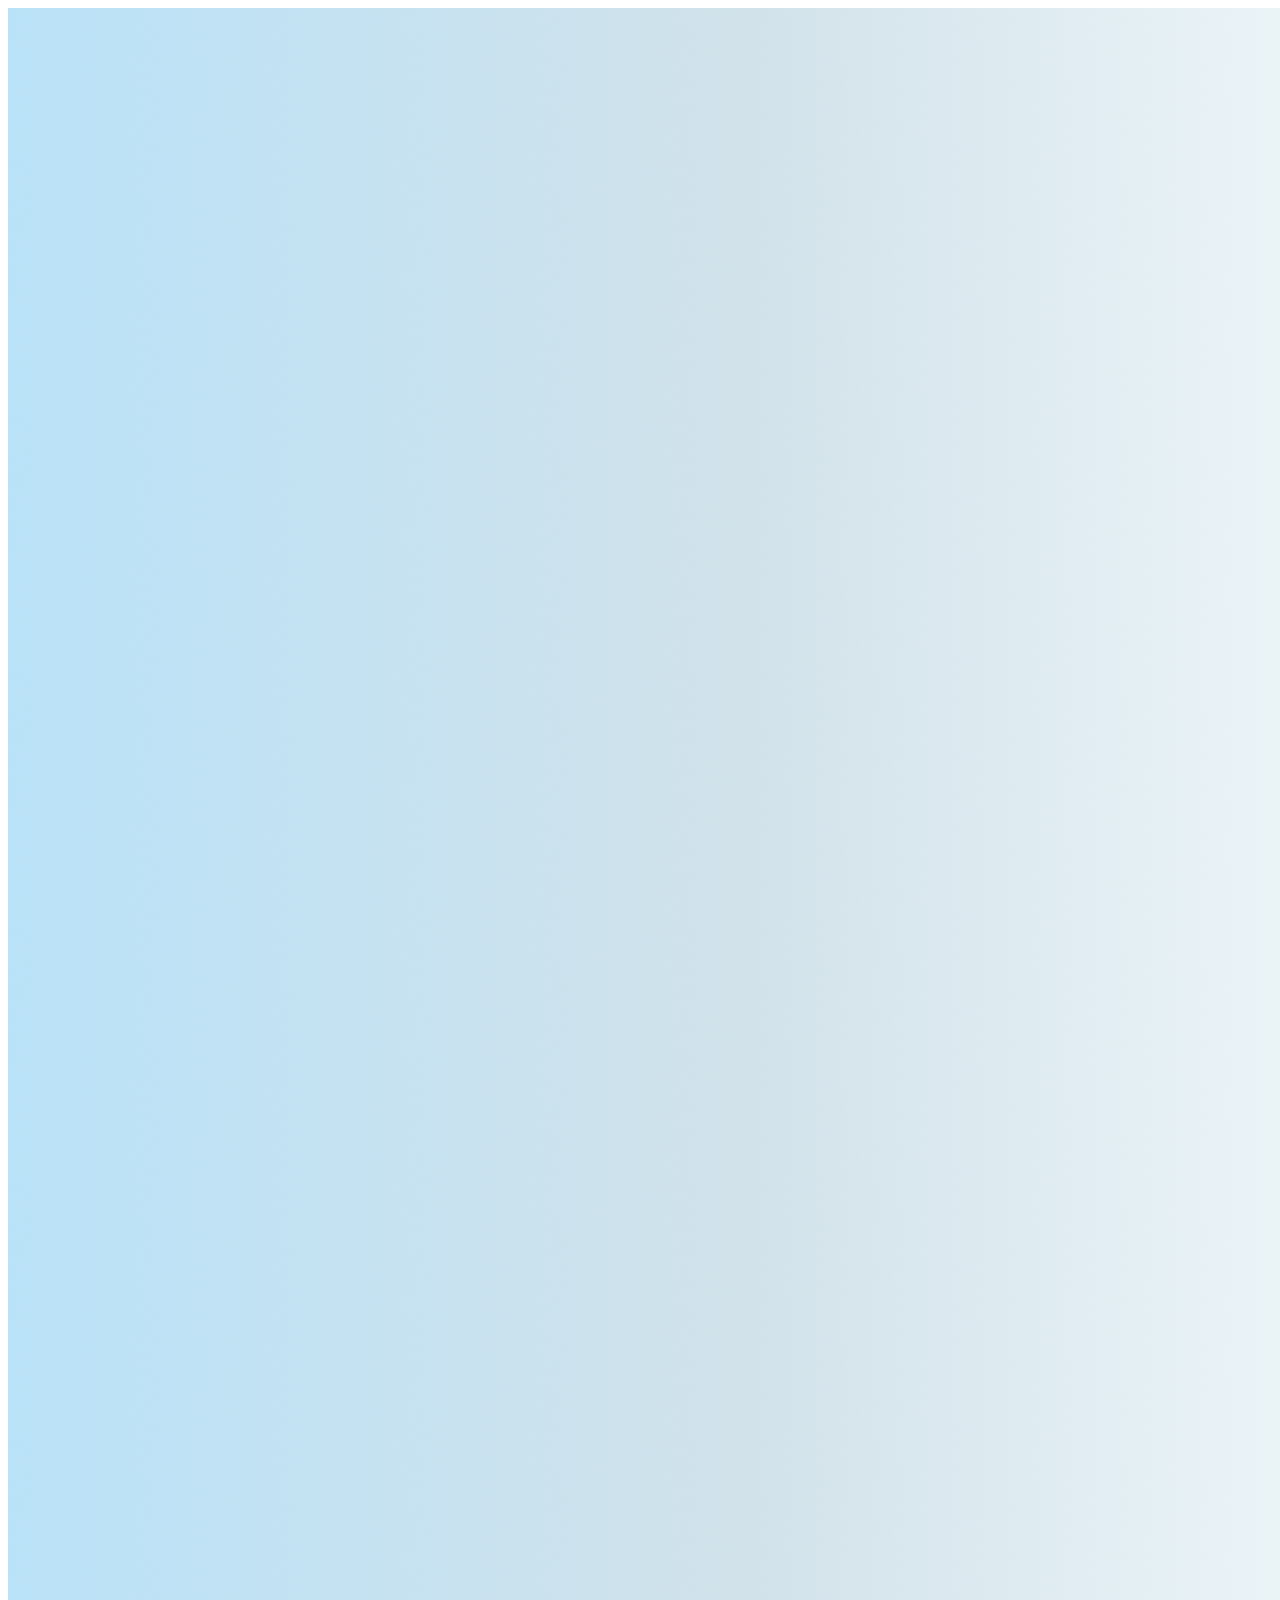
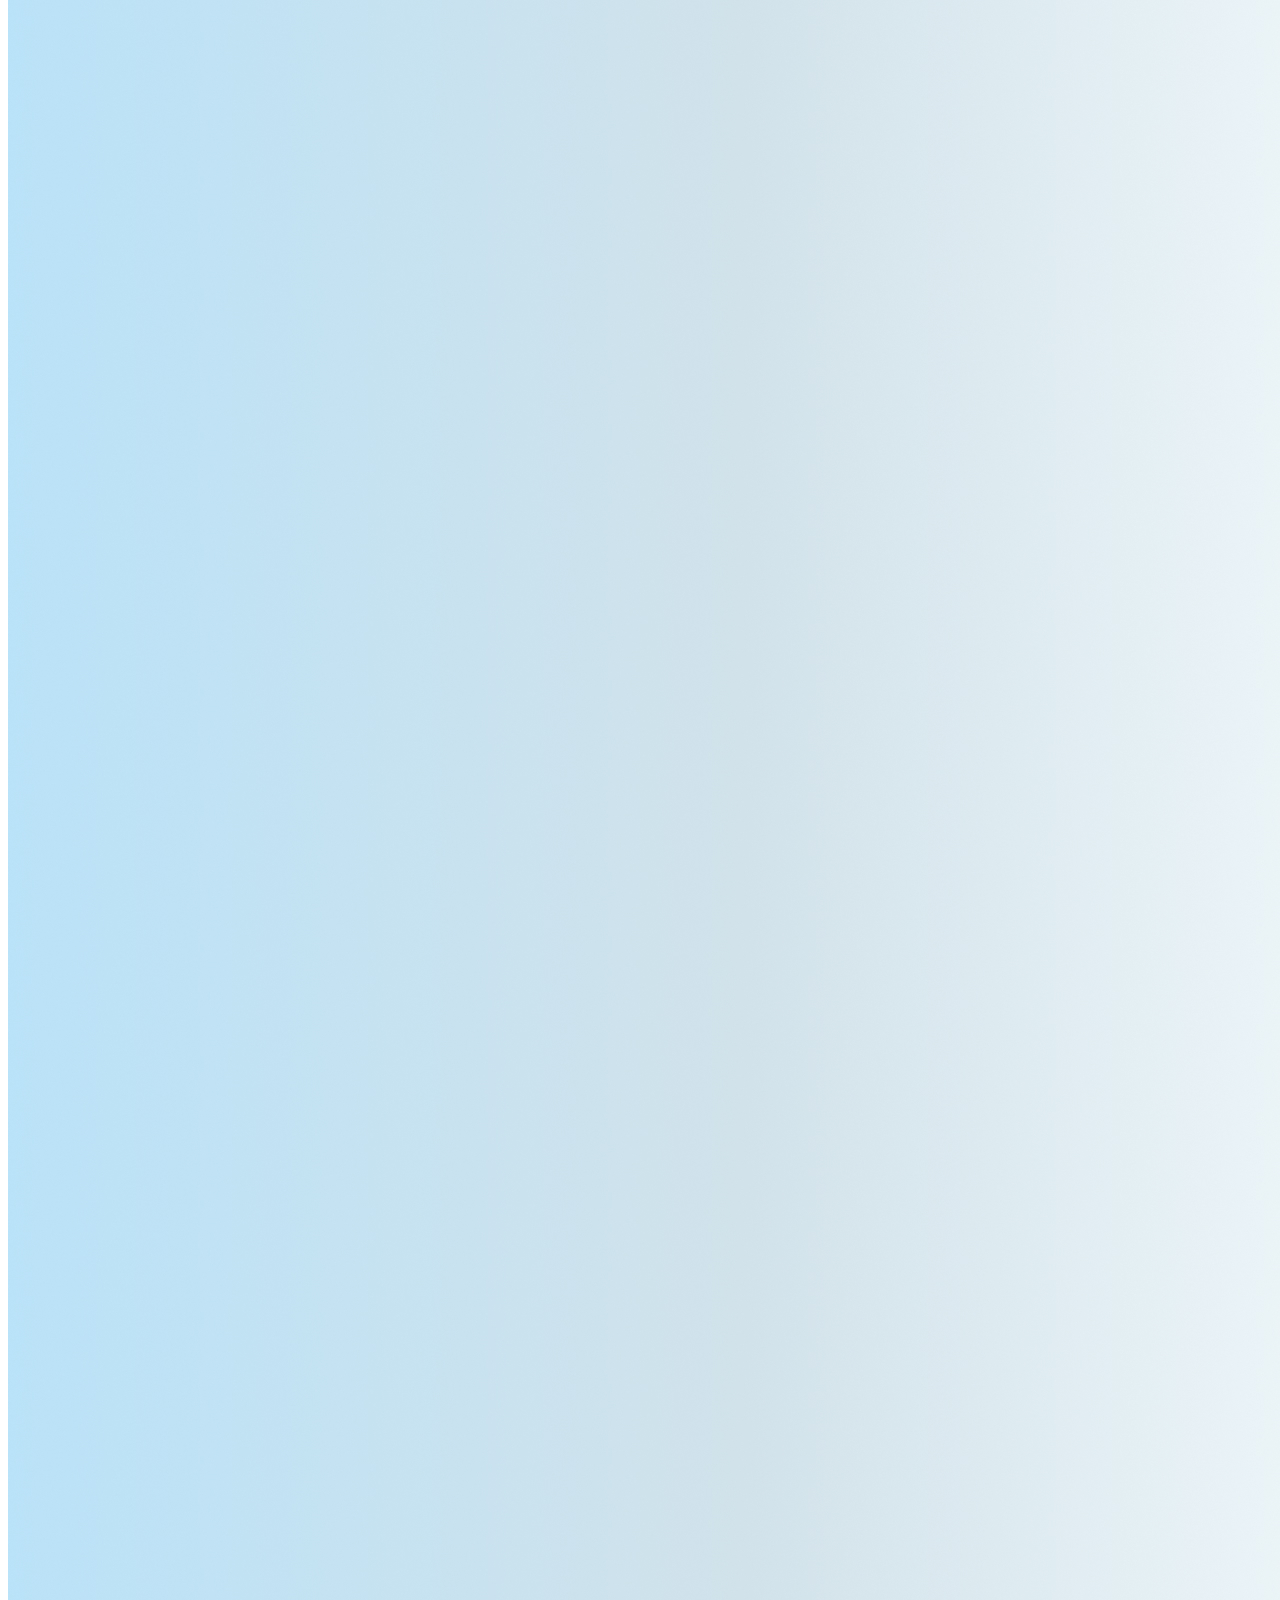
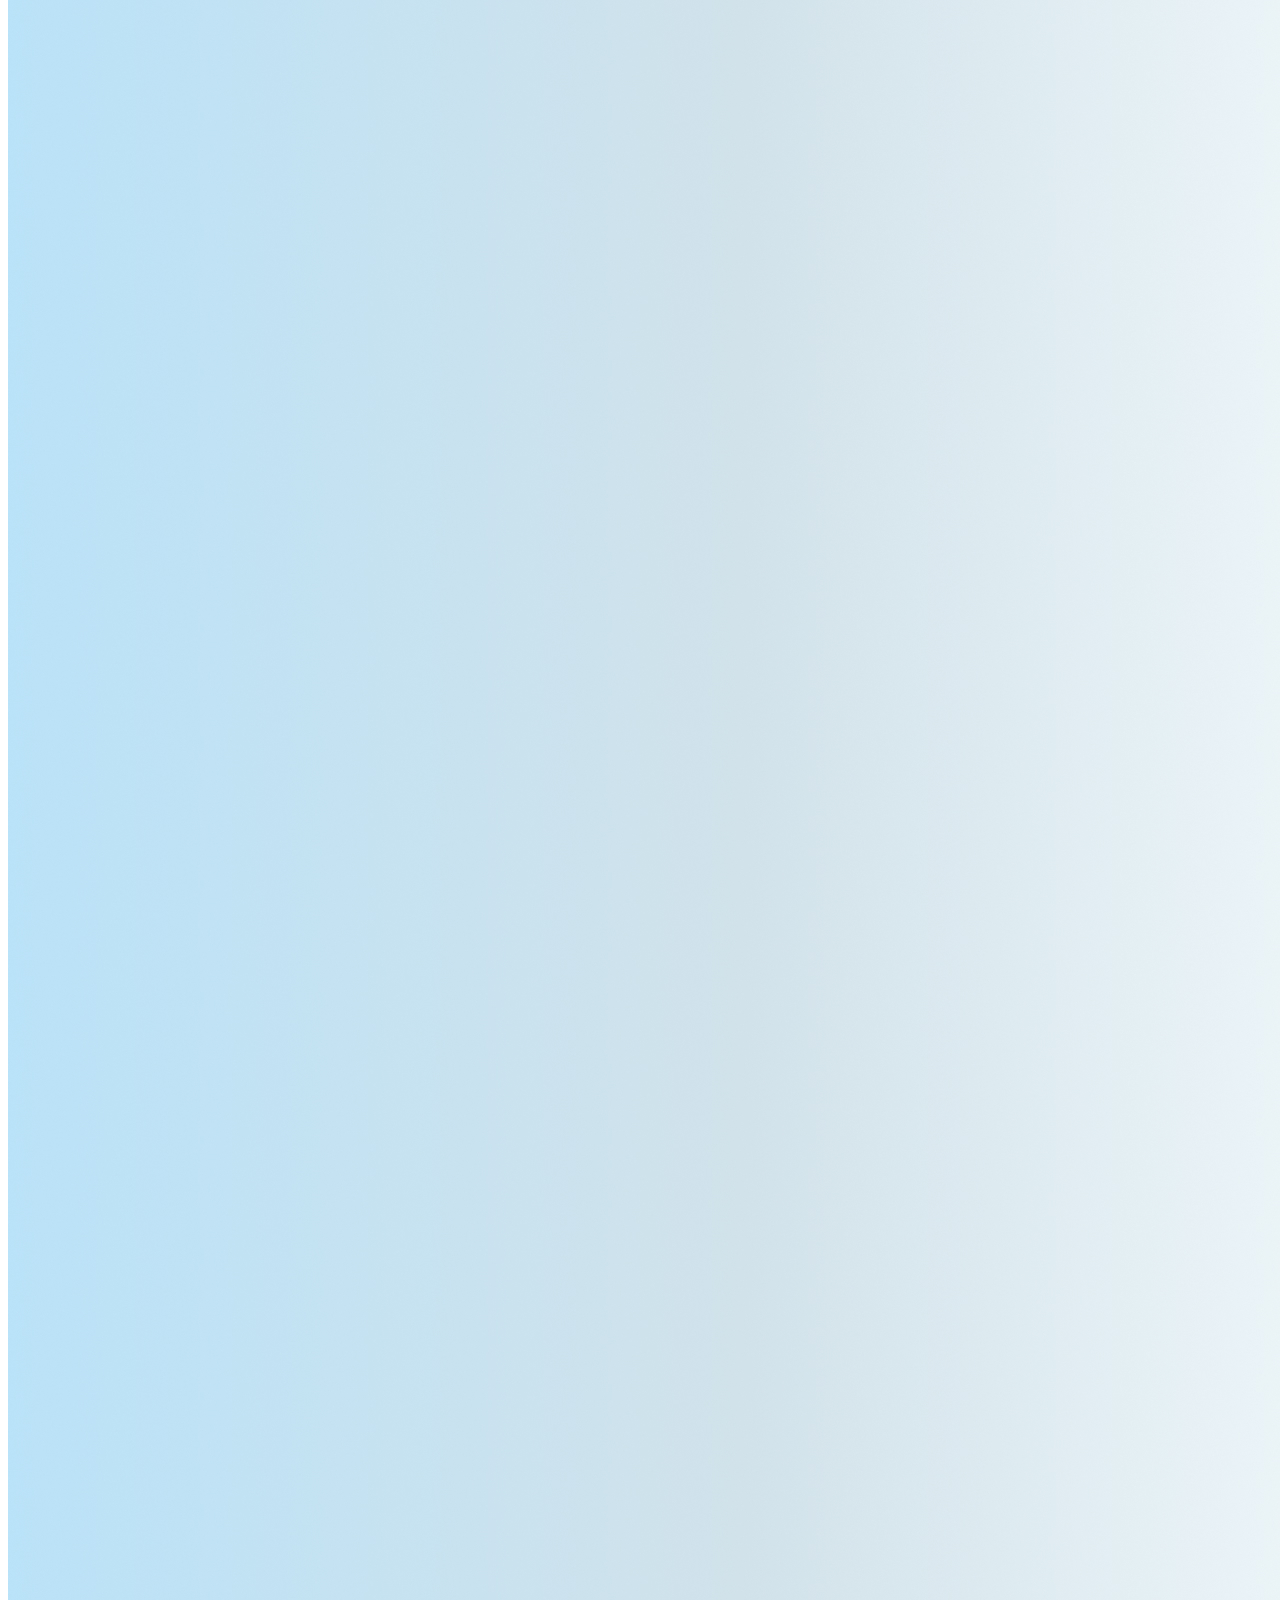
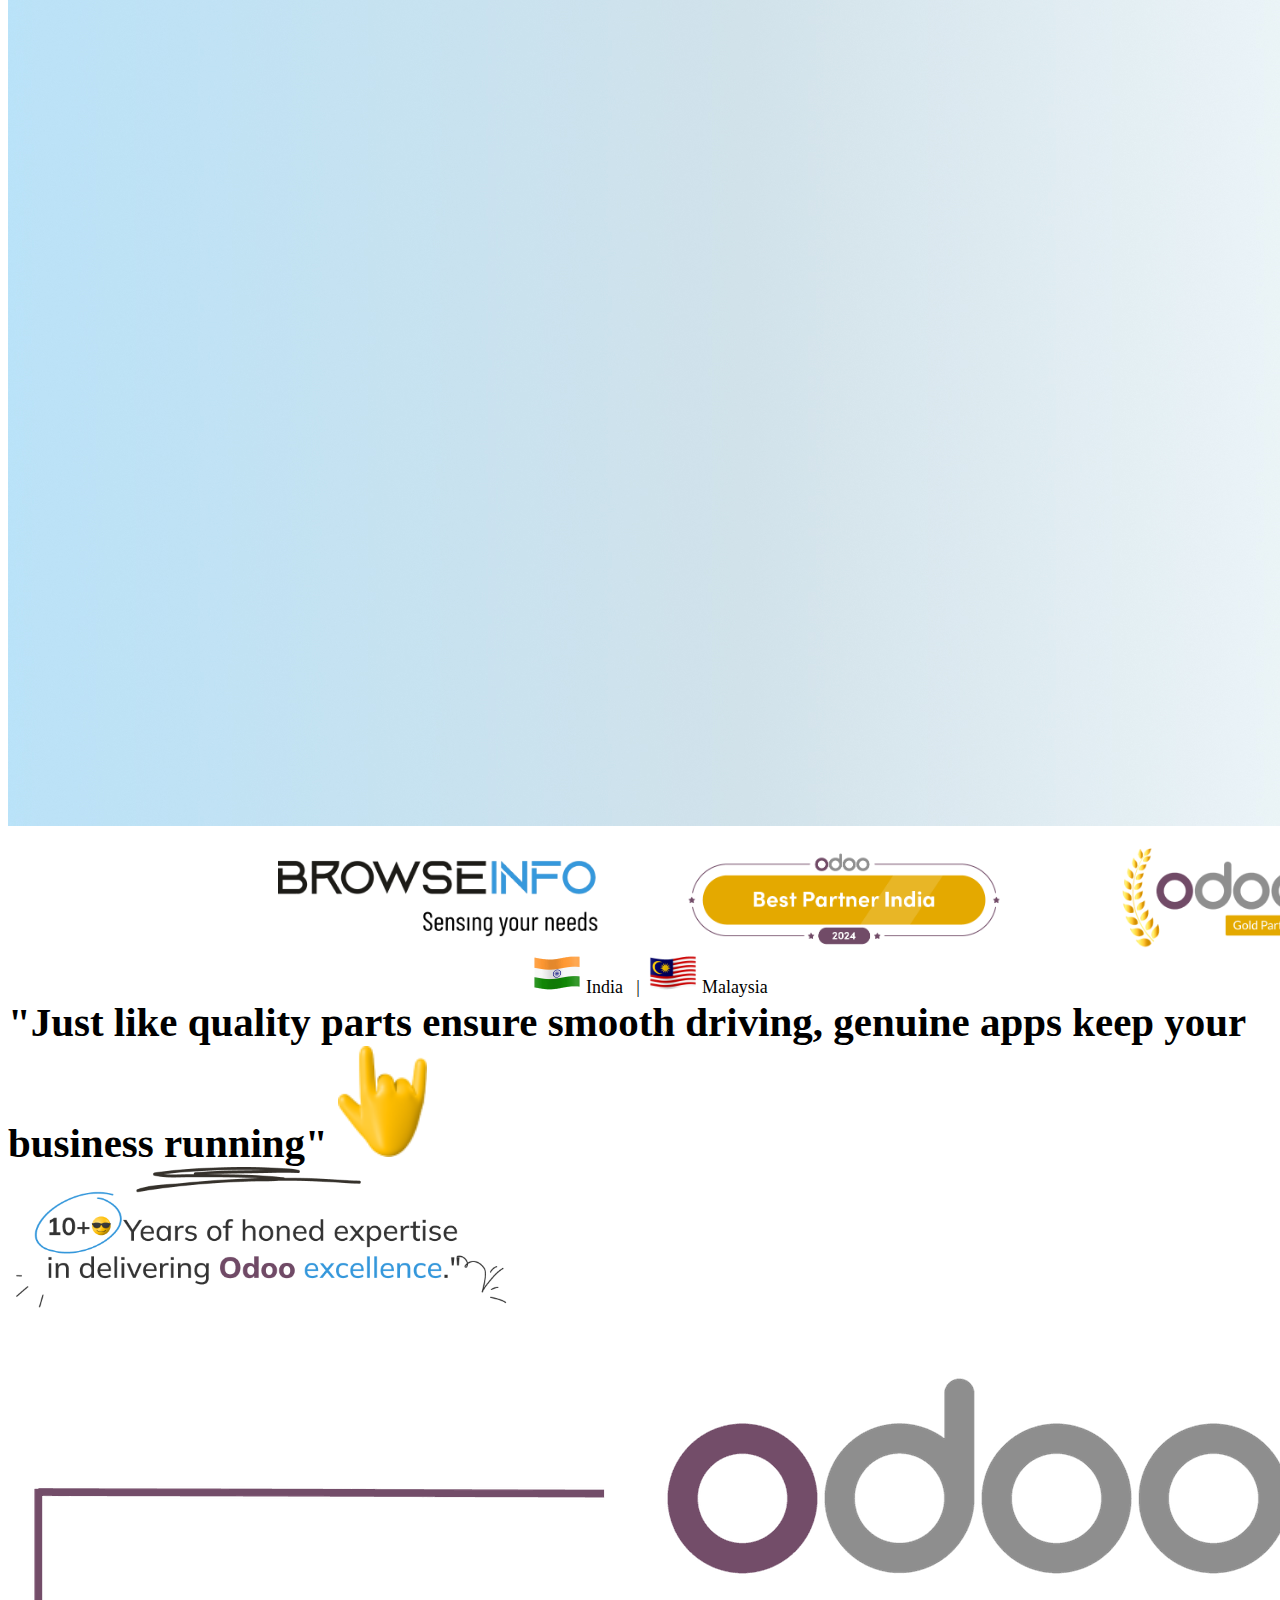
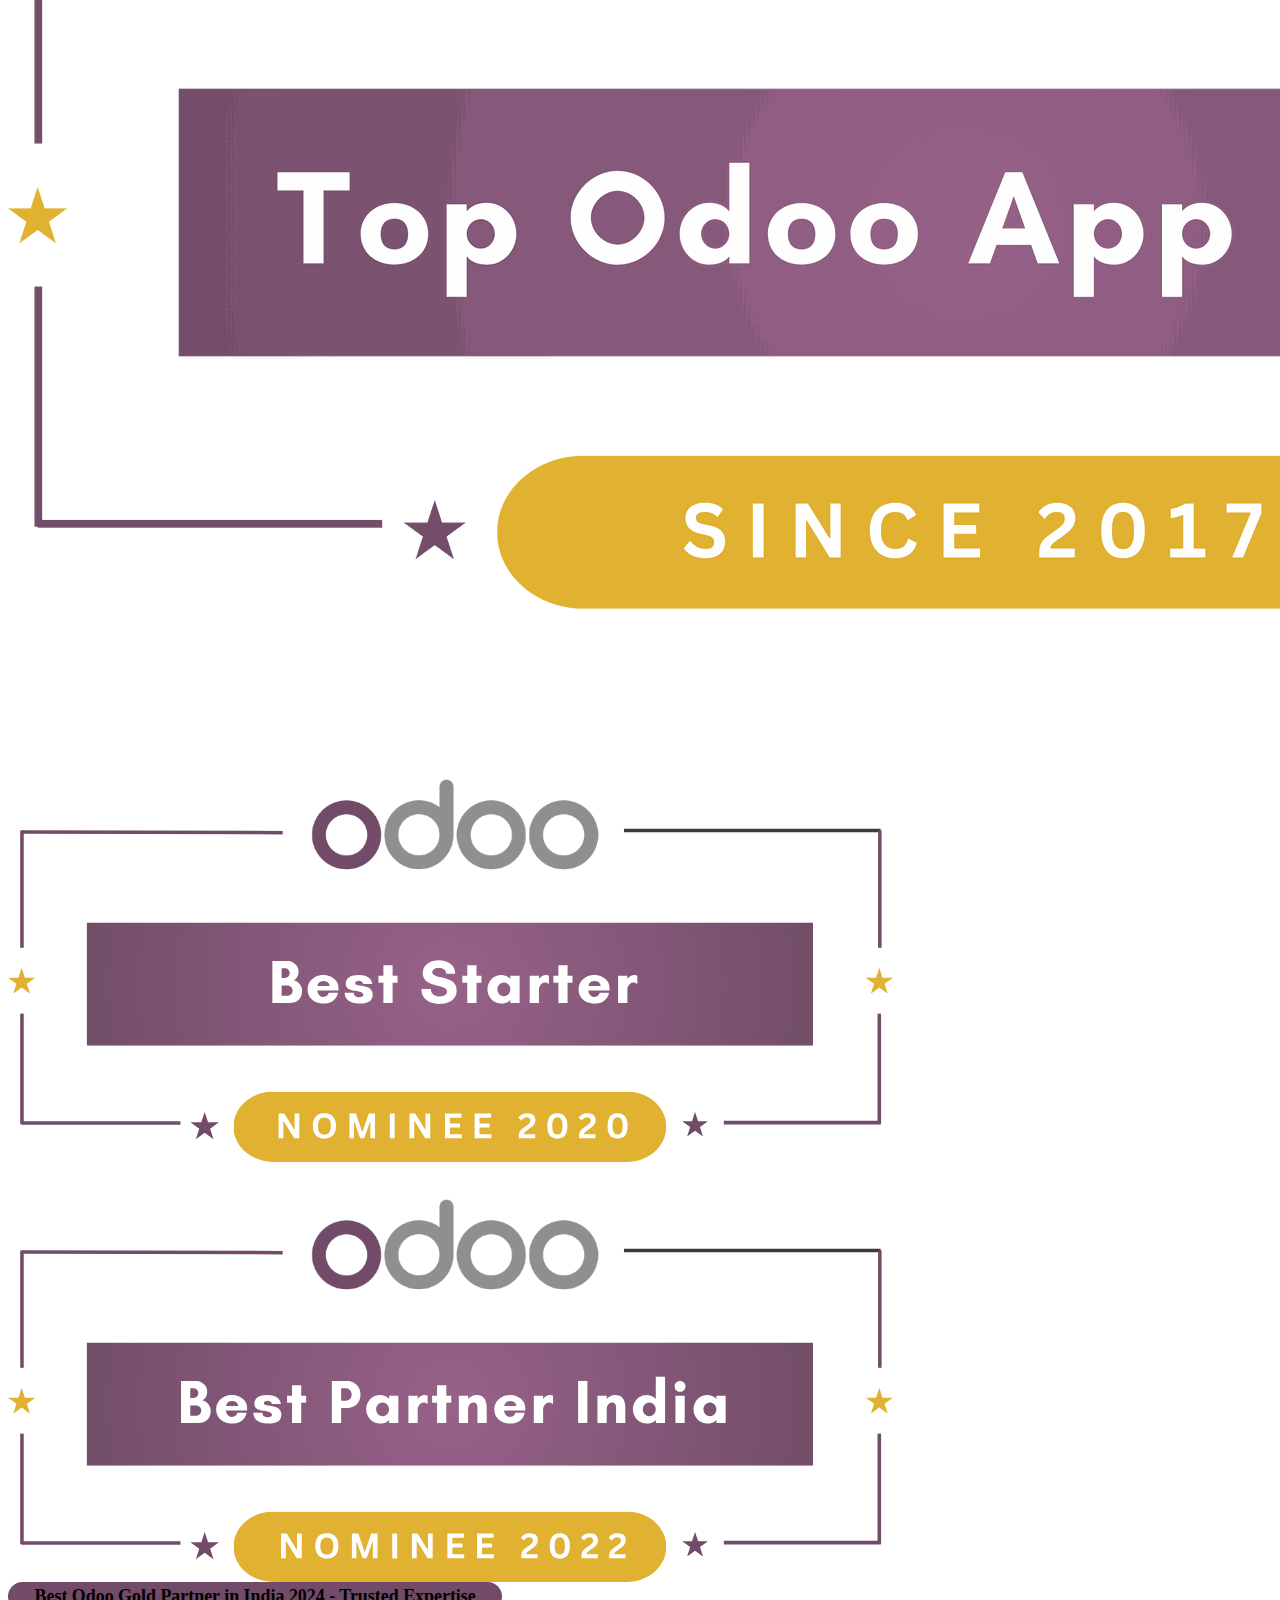
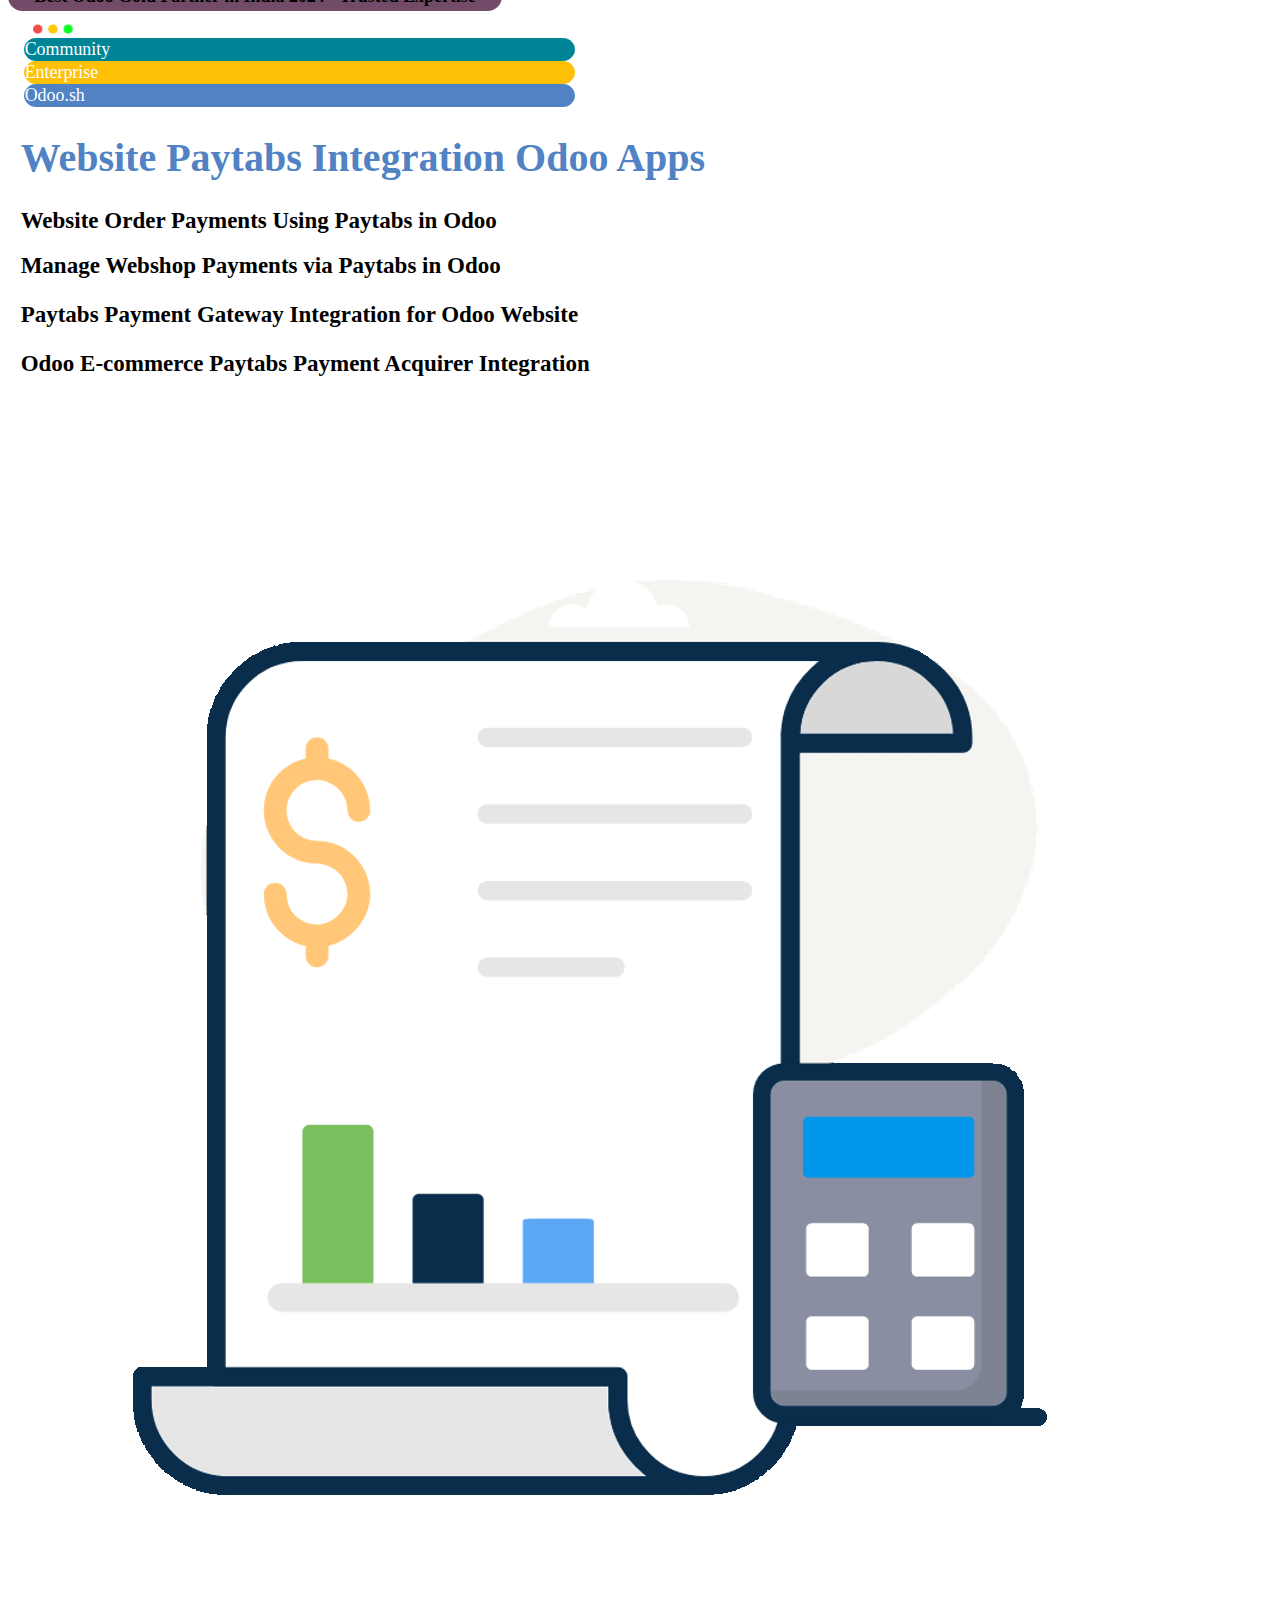
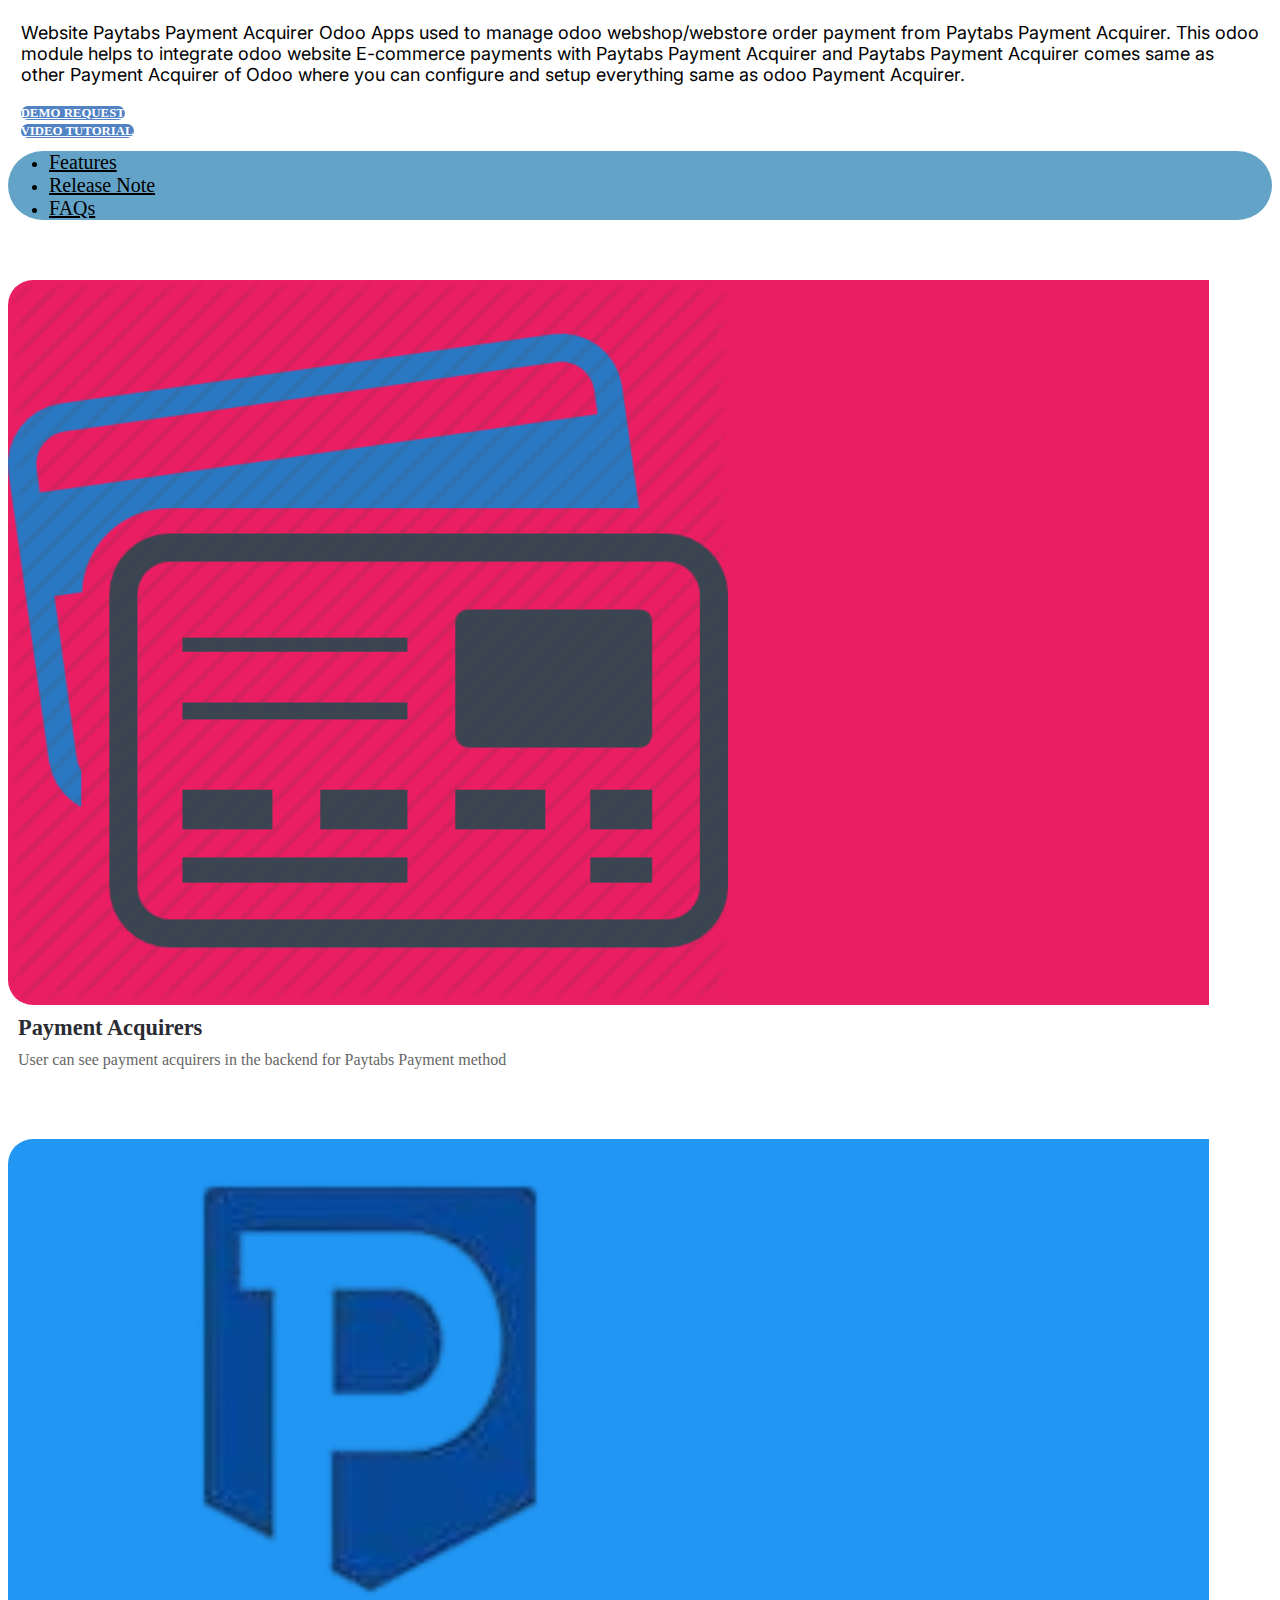
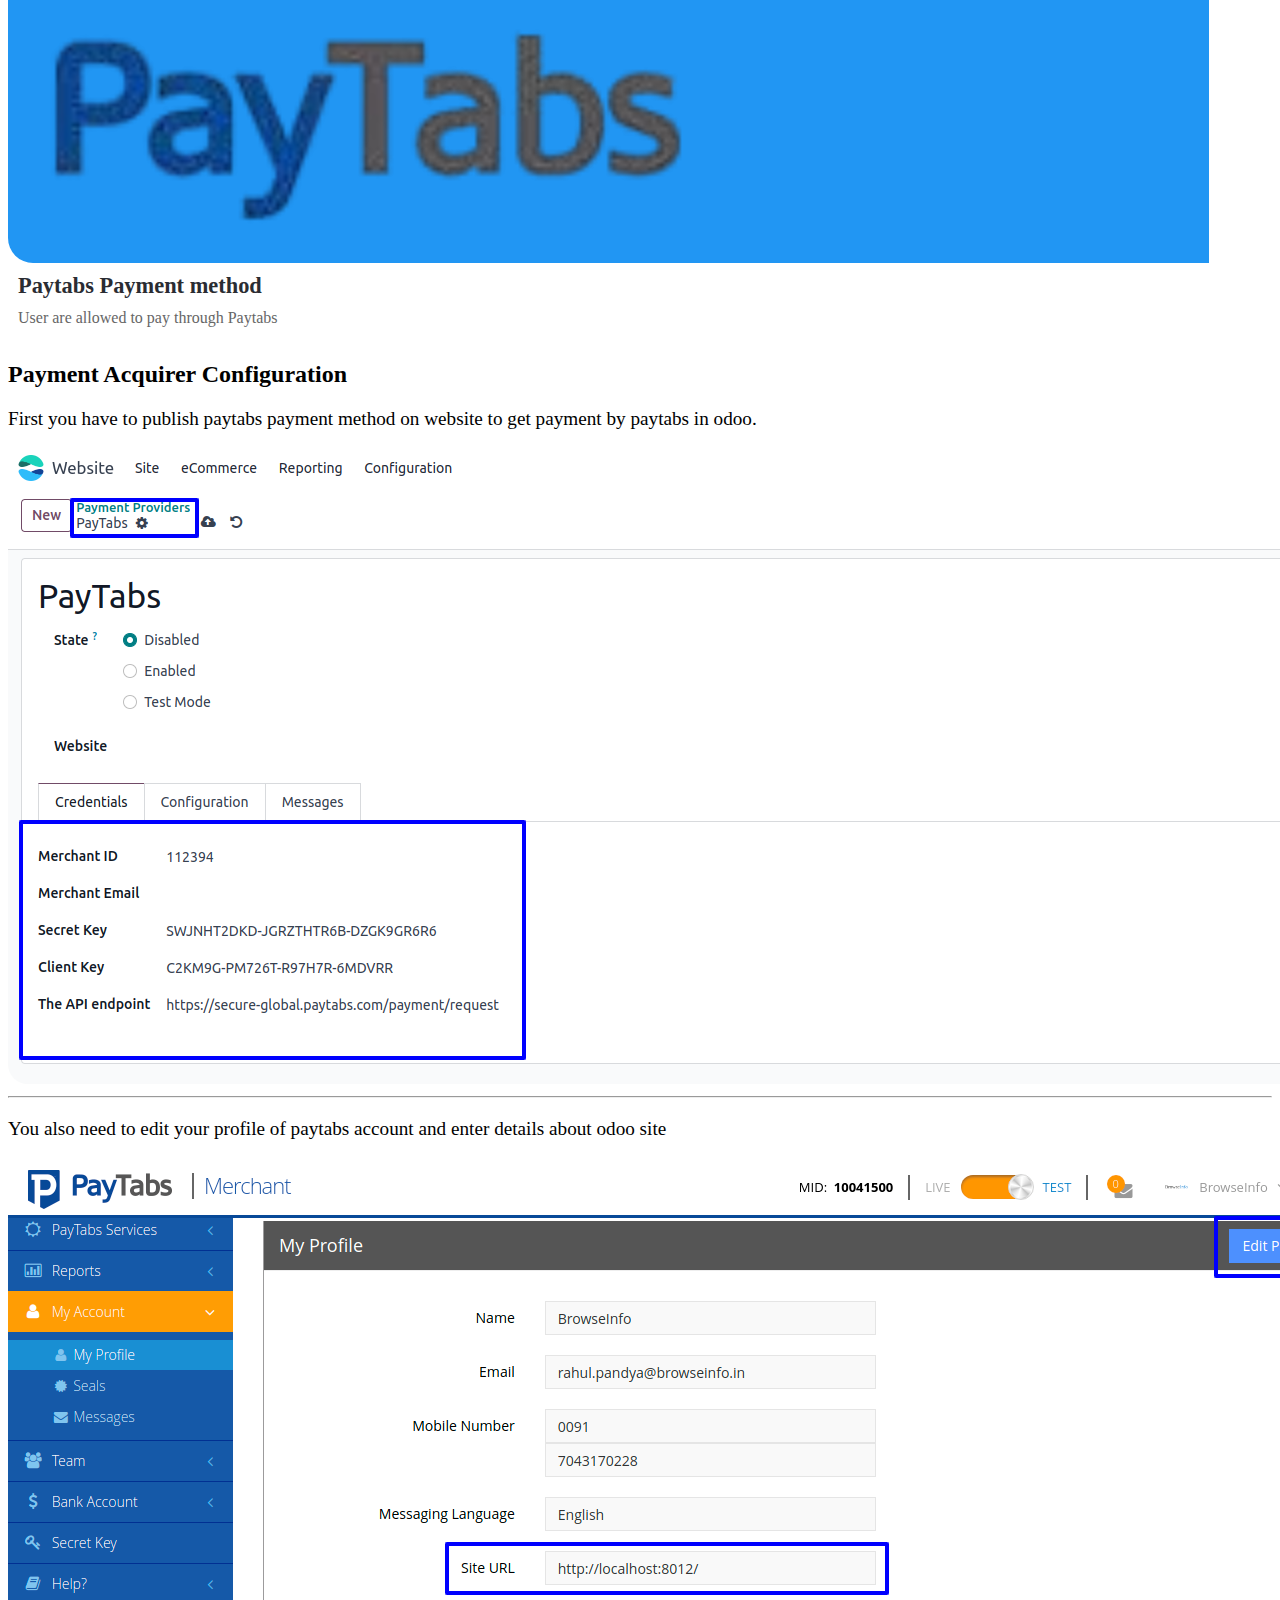
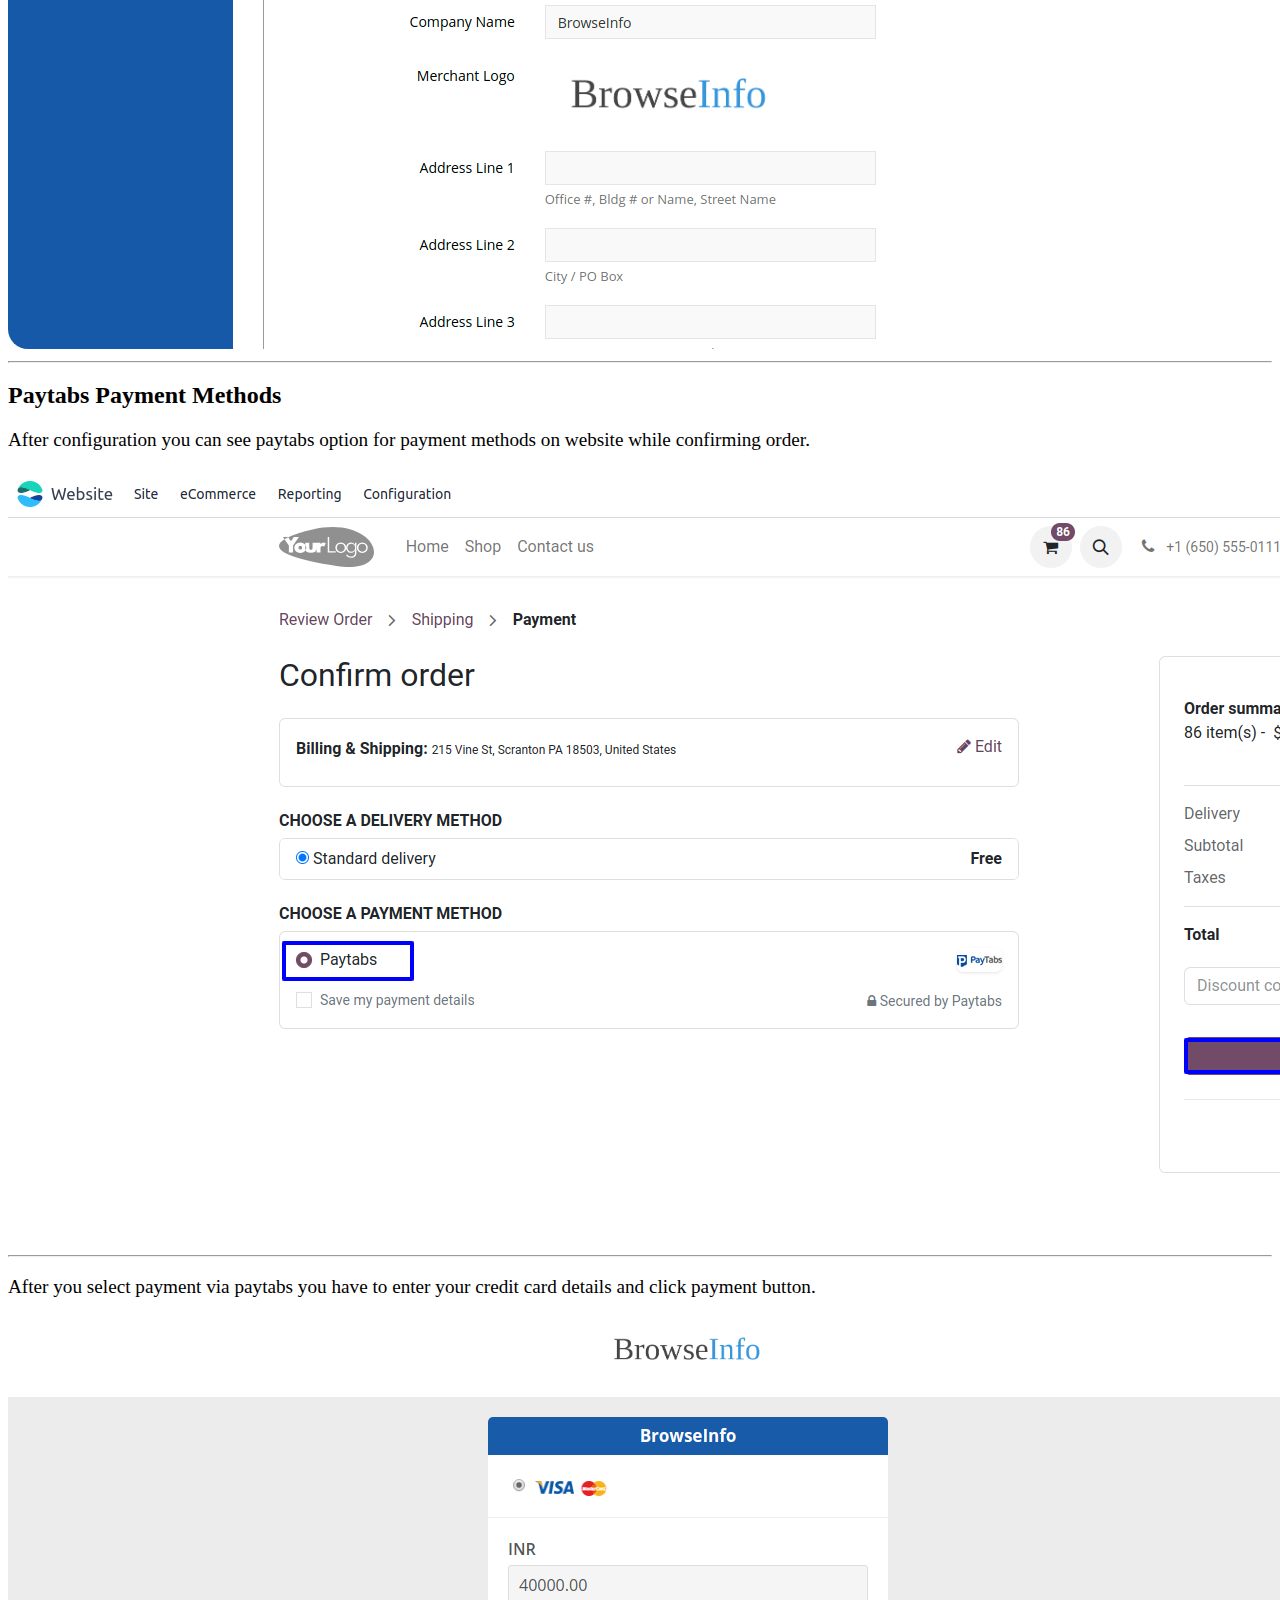
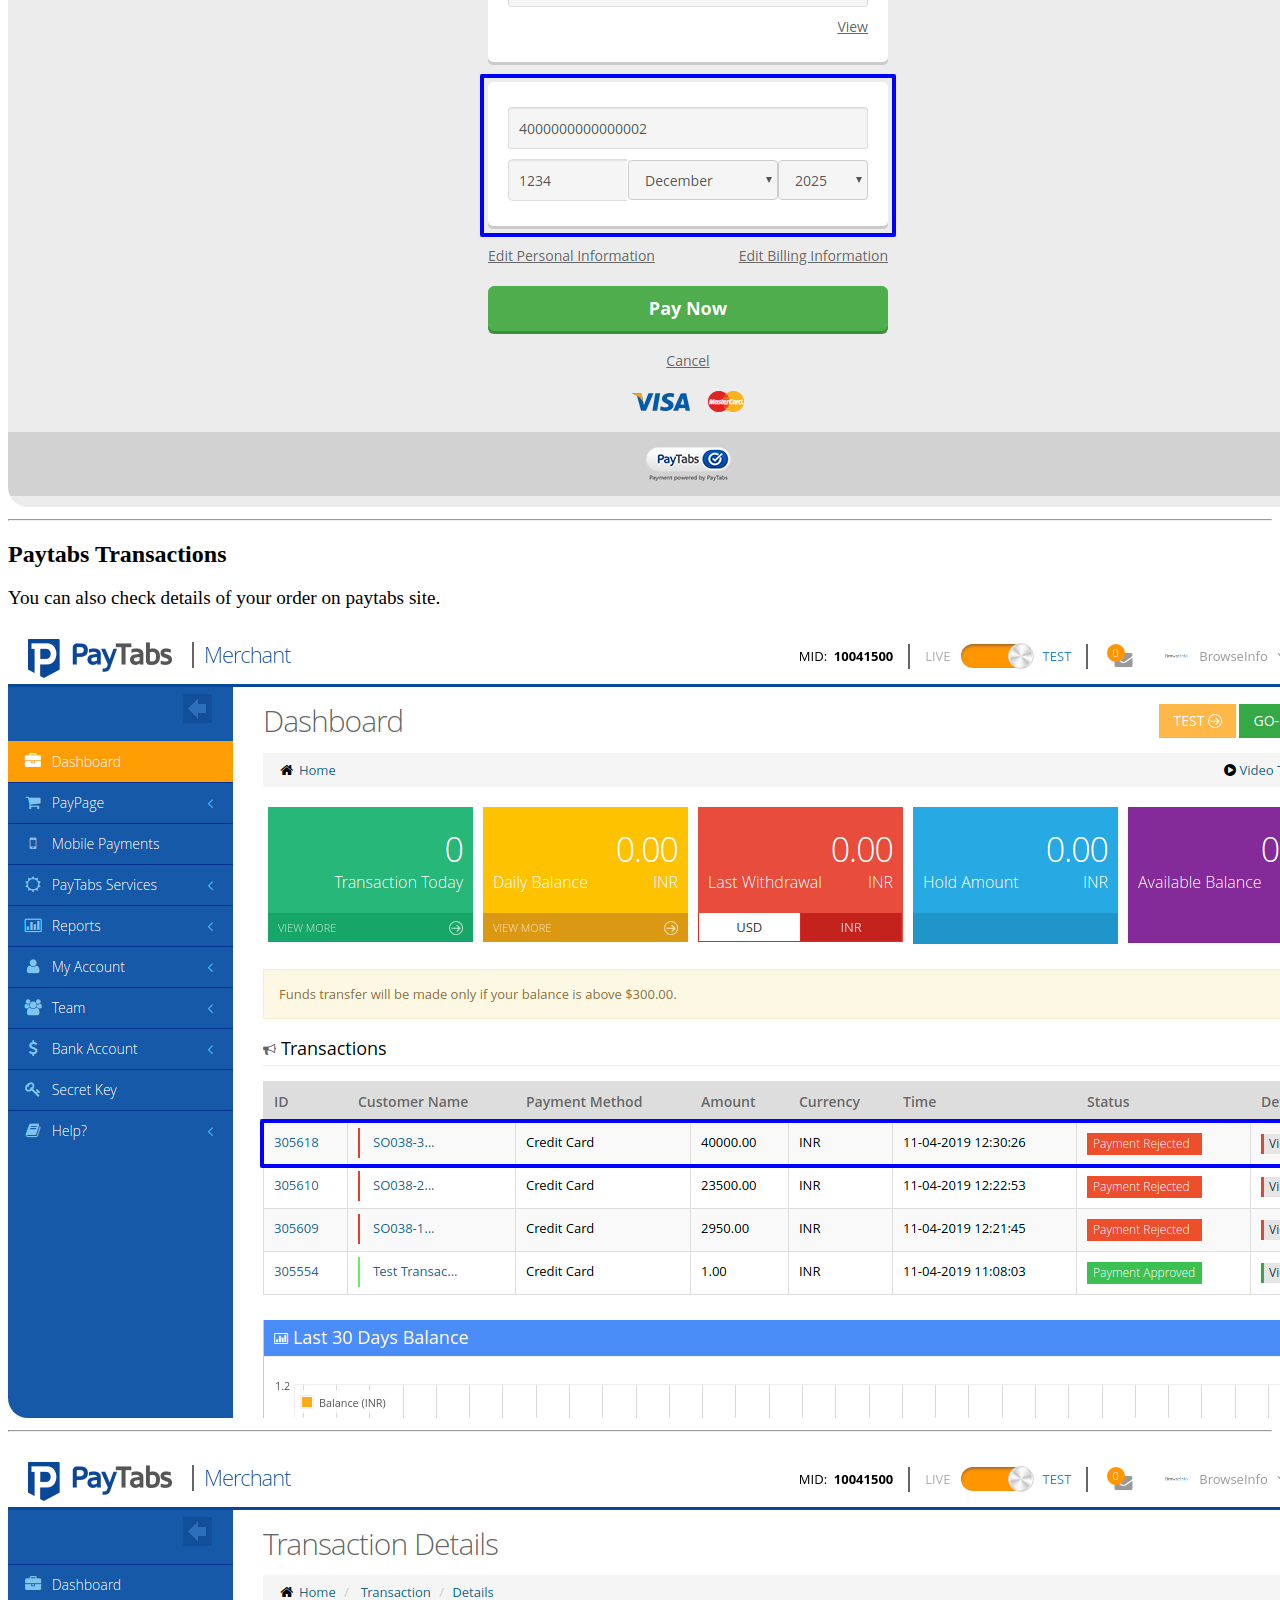
<file: payment_paytabs/static/description/index.html>
<!doctype html>
<html lang="en">
    <head>
        <meta charset="utf-8">
        <meta name="viewport" content="width=device-width, initial-scale=1">
        <link href="https://cdn.jsdelivr.net/npm/bootstrap@5.0.2/dist/css/bootstrap.min.css" rel="stylesheet" integrity="sha384-EVSTQN3/azprG1Anm3QDgpJLIm9Nao0Yz1ztcQTwFspd3yD65VohhpuuCOmLASjC" crossorigin="anonymous">
        <link href='https://fonts.googleapis.com/css?family=Inter' rel='stylesheet'>
        <link rel="stylesheet" href="https://cdnjs.cloudflare.com/ajax/libs/font-awesome/6.5.0/css/all.min.css" integrity="sha512-..." crossorigin="anonymous" referrerpolicy="no-referrer"/>
        <script type="text/javascript" src="https://cdnjs.cloudflare.com/ajax/libs/twitter-bootstrap/5.1.1/js/bootstrap.min.js"></script>
    </head>
    <body>
        <section>
            <div class="bg-white mt-4">
                <div class="position-relative overflow-hidden" style="border-radius:20px;">
                    <img src="assets/main_background.jpg" alt="Snow" class="h-100 w-100 position-absolute" loading="lazy">
                    <br><br>

                    <!-- Header Logo -->
                    <div style="text-align: center;">
                        <div class="position-relative">
                            <img src="assets/bi_header_logo.png" alt="Odoo Gold Partner" style="width: 85%;"/>
                            <img src="assets/best_partner.png" alt="Odoo Best Partner" class="position-absolute" style="width: 25%; margin-left: -53%;"/>
                        </div>
                        <div class="row">
                            <div class="col-6 zn-0 position-relative" style="margin-left: 20px;">
                                <img src="assets/in_flag.gif" style="width: 4%;"/>
                                <span style="font-size: 1.4vw;">India&#160;&#160;&#160;|&#160;</span>
                                <img src="assets/ml_flag.gif" style="width: 4%;"/>
                                <span style="font-size: 1.4vw;">Malaysia</span>
                            </div>
                        </div>
                    </div>
                    <div>
                        <div class="text-center position-relative justify-content-center d-flex mt-5">
                            <div class="col-6">
                                <span style="font-size: 3.2vw;">
                                    <b>"Just like quality parts ensure smooth driving, genuine apps keep your business running"</b>
                                    <img src="assets/yoyo.png" style="width: 7%;"/>
                                </span>
                            </div>
                        </div>
                        <img src="assets/Header_Banner.png" class="position-relative mb-3 d-block" alt="Browseinfo" style="margin:0px auto; width: 40%;"/>
                    </div>
                    <div class="container position-relative" style="width: 70%;">
                        <div class="row p-lg-5 p-md-3 p-sm-1 pt-0">
                            <div class="col-4 zn-1">
                                <img class="w-100" src="assets/1.png">
                            </div>
                            <div class="col-4 zn-1">
                                <img class="w-100" src="assets/2.svg">
                            </div>
                            <div class="col-4 zn-1">
                                <img class="w-100" src="assets/3.svg">
                            </div>
                        </div>
                        <div class="text-center pb-lg-4 pb-md-2 pb-sm-1">
                            <span class="p-1 text-white" style="font-size: 1.4vw; border-radius: 15px; background-color: #714B67; padding: 0.5% 3% 0.5% 3% !important;">
                                <b>Best Odoo Gold Partner in India 2024 - Trusted Expertise</b>
                            </span>
                        </div>
                    </div>
                    <div class="row position-relative pt-lg-3 pb-lg-3 px-lg-5 p-md-4 d-flex w-100 gx-0">
                        <section class="bg-transparent">
                            <div class="container mt-3 px-3">
                                <div class="row shadow gx-0" style="border-radius: 35px;">
                                    <div style="border-radius: 20px; padding: 1%; background-color:#fff;">
                                        <img src="assets/web_icon.png" alt="Browseinfo" class="mt-3" style="margin-left: 1%; width: 40px;">

                                        <!-- App Description -->
                                        <div class="mt-lg-4 text-center">
                                            <div class="row px-lg-5 px-2">
                                                <div class="col-12 pb-lg-5 pb-3 d-flex justify-content-center">
                                                    <div class="d-flex justify-content-center" style="width: 45%;">
                                                        <div class="text-center p-1" style="border:1px solid #008596; font-size: 1.4vw; color:#fff; margin:0 3px; border-radius: 20px; background-color: #008596;">
                                                            <span>Community</span>
                                                        </div>
                                                        <div class="text-center p-1" style="border:1px solid #FFC107; font-size: 1.4vw; color:#fff; margin:0 3px; border-radius: 20px; background-color: #FFC107;">
                                                            <span>Enterprise</span>
                                                        </div>
                                                        <div class="text-center p-1" style="border:1px solid #5082c4; font-size: 1.4vw; color:#fff; margin: 0 3px; border-radius: 20px; background-color: #5082c4;">
                                                            <span>Odoo.sh</span>
                                                        </div>
                                                    </div>
                                                </div>
                                                <div class="col-12">
                                                    <h1 class="text-center mb-4" style="font-size: clamp(14px, 6vw, 40px); color: #5082c4; font-weight: bold;">
                                                        Website Paytabs Integration Odoo Apps
                                                    </h1>
                                                </div>
                                                <div class="row gx-0 pb-3">
                                                    <div class="col-lg-8 col-12 align-content-center">
                                                        <div>
                                                            <h2 class="m-2 opacity-50" style="font-size: clamp(14px, 4vw, 23px);"><b>
                                                                Website Order Payments Using Paytabs in Odoo
                                                            </b></h2>
                                                            <h2 class="m-2 opacity-50" style="font-size: clamp(14px, 4vw, 23px);"><b>
                                                                Manage Webshop Payments via Paytabs in Odoo
                                                            </b></h2>
                                                            <h3 class="m-2 opacity-50" style="font-size: clamp(14px, 4vw, 23px);"><b>
                                                                Paytabs Payment Gateway Integration for Odoo Website
                                                            </b></h3>
                                                            <h3 class="m-2 opacity-50" style="font-size: clamp(14px, 4vw, 23px);"><b>
                                                                Odoo E-commerce Paytabs Payment Acquirer Integration
                                                            </b></h3>
                                                        </div>
                                                    </div>
                                                    <div class="col-lg-4 col-12">
                                                        <img class="w-50" src="assets/accounting.gif" alt="Browseinfo">
                                                    </div>
                                                </div>
                                                <p style="font-family:Inter; font-weight:normal; font-size:18px; text-align: left;">
                                                    Website Paytabs Payment Acquirer Odoo Apps used to manage
                                                    odoo webshop/webstore order payment from Paytabs Payment
                                                    Acquirer. This odoo module helps to integrate odoo website
                                                    E-commerce payments with Paytabs Payment Acquirer and
                                                    Paytabs Payment Acquirer comes same as other Payment
                                                    Acquirer of Odoo where you can configure and setup
                                                    everything same as odoo Payment Acquirer.
                                                </p>
                                                
                                                <!-- Demo & Video Button -->
                                                <div class="row">
                                                    <div class="col-6 text-lg-end p-lg-5 px-lg-2 pt-3 pb-3">
                                                        <a class="button shadow p-lg-3 p-2" target="_blank" href="mailto:sales@browseinfo.co.in?subject=Demo Request for Website Paytabs Integration Odoo Apps" style="border-radius:15px; font-weight:bold; color:#fff; background-color: #5082c4; font-size: clamp(10px, 1vw, 25px);">
                                                                DEMO REQUEST
                                                        </a>
                                                    </div>
                                                    <div class="col-6 text-lg-start p-lg-5 px-lg-2 pt-3 pb-3">
                                                        <a class="button shadow p-lg-3 p-2" target="_blank" href="https://youtu.be/pdxhXGo5ZDk" style="border-radius:15px; font-weight:bold; color:#fff; background-color: #5082c4; font-size: clamp(10px, 1vw, 25px);">
                                                                VIDEO TUTORIAL
                                                        </a>
                                                    </div>
                                                </div>
                                            </div>
                                        </div>
                                    </div>
                                </div>
                            </div>
                        </section>

                        <!-- Menu Bar -->
                        <section class="container mt-5 bg-transparent text-center">
                            <ul role="tablist" class="nav nav-tabs justify-content-around p-2 align-items-center" data-tabs="tabs" style="border:none; background-color: #3f8ebacf; border-radius: 35px; margin:0 auto;">
                                <li class="nav-item" style="width: max(100px, 15vw);">
                                    <a href="#feature_tab" data-bs-toggle="tab" aria-expanded="true" class="show nav-link active" style="font-size: clamp(14px, 4vw, 20px); border-radius:25px; color:#000; border:1px solid transparent">Features</a>
                                </li>
                                <li class="nav-item" style="width: max(100px, 15vw);">
                                    <a href="#release_note_tab" data-bs-toggle="tab" aria-expanded="true" class="show nav-link" style="font-size: clamp(14px, 4vw, 20px); border-radius:25px; color:#000; border:1px solid transparent">Release Note</a>
                                </li>
                                <li class="nav-item" style="width: max(100px, 15vw);">
                                    <a href="#faq_tab" data-bs-toggle="tab" aria-expanded="true" class="show nav-link" style="font-size: clamp(14px, 4vw, 20px); border-radius:25px; color:#000; border:1px solid transparent">FAQs</a>
                                </li>
                            </ul>

                            <div class="tab-content">
                                <!-- Features -->
                                <div id="feature_tab" class="tab-pane active">
                                    
                                    <!-- 1-2 -->
                                    <div class="row justify-content-between d-inline-flex ms-3 ms-md-0" style="width: 95%;">
                                        <div class="col-lg-6 col-sm-12 p-0 bg-white shadow-lg row" style="margin-top: 5%; border-radius: 15vw;">
                                            <div class="shadow-lg col-2 d-flex align-items-center justify-content-center gx-0" style="background-color: #E91E63; border-top-left-radius: 25px; border-bottom-left-radius: 25px;">
                                                <img src="features/credit-card-icon-21.png" style="width: 60%;"/>
                                            </div>
                                            <div class="col-1 p-0 shadow-lg" style="background-color: #B0174B; width: 3%;">
                                            </div>
                                            <div class="col-6 d-grid align-items-center" style="padding: 10px; width: 63%;">
                                                <h2 style="color: #2A2C32; margin: 0; font-size: 1.4em;">
                                                    Payment Acquirers
                                                </h2>
                                                <p style="margin: 10px 0 0 0; color: #666; font-size: 1em;">
                                                    User can see payment acquirers in the backend for Paytabs Payment method
                                                </p>
                                            </div>
                                            <div class="col-2 d-flex align-items-center shadow-lg" style="border-radius: 0px 150px 150px 0; background-color: #CF1B58; margin: 2% 0%; width: 15%;">
                                                <div class="circle1s shadow-lg" style="height: 70%; width: 85%; border-radius: 0px 100px 100px 0; background-color: #E91E63;"></div>
                                            </div>
                                        </div>

                                        <div class="col-lg-6 col-sm-12 p-0 bg-white shadow-lg row d-inline-flex" style="margin-top: 5%; border-radius: 15vw;">
                                            <div class="shadow-lg col-2 d-flex align-items-center justify-content-center gx-0" style="background-color: #2196F3; border-top-left-radius: 25px; border-bottom-left-radius: 25px;">
                                                <img src="features/paytabs_icon.png" style="width: 60%;"/>
                                            </div>
                                            <div class="col-1 p-0 shadow-lg" style="background-color: #3A7EB6; width: 3%;">
                                            </div>
                                            <div class="col-6 d-grid align-items-center" style="padding: 10px; width: 63%;">
                                                <h2 style="color: #2A2C32; margin: 0; font-size: 1.4em;">
                                                    Paytabs Payment method
                                                </h2>
                                                <p style="margin: 10px 0 0 0; color: #666; font-size: 1em;">
                                                    User are allowed to pay through Paytabs
                                                </p>
                                            </div>
                                            <div class="col-2 d-flex align-items-center shadow-lg" style="border-radius: 0px 150px 150px 0; background-color: #1F89DD; margin: 2% 0%; width: 15%;">
                                                <div class="circle1s shadow-lg" style="height: 70%; width: 85%; border-radius: 0px 100px 100px 0; background-color: #2196F3;"></div>
                                            </div>
                                        </div>
                                    </div>


                                    <div class="row text-dark mt-5">
                                        <!-- 1 -->
                                        <div class="col-12 mt-5">
                                            <div>
                                                <h2>
                                                    <b>Payment Acquirer Configuration</b>
                                                </h2>
                                                <p class="mt-4 h4" style="font-size: larger; font-weight: 300;">
                                                      First you have to publish paytabs payment method on website to get payment by paytabs in odoo.
                                                </p>
                                            </div>
                                        </div>
                                        <div class="col-12 mt-3 mb-5 d-flex justify-content-center">
                                            <img class="w-100 p-lg-0 p-3" src="1.png" style="border-radius: 20px;">
                                        </div>
                                        <hr class="d-lg-none">

                                        <!-- 2 -->
                                        <div class="col-12 mt-3">
                                            <div>
                                                <h2>
                                                    <b></b>
                                                </h2>
                                                <p class="mt-4 h4" style="font-size: larger; font-weight: 300;">
                                                      You also need to edit your profile of paytabs account and enter details about odoo site
                                                </p>
                                            </div>
                                        </div>
                                        <div class="col-12 mt-3 mb-5 d-flex justify-content-center">
                                            <img class="w-100 p-lg-0 p-3" src="2_paytab_url.png" style="border-radius: 20px;">
                                        </div>
                                        <hr class="d-lg-none">

                                        <!-- 3 -->
                                        <div class="col-12 mt-5">
                                            <div>
                                                <h2>
                                                    <b>Paytabs Payment Methods</b>
                                                </h2>
                                                <p class="mt-4 h4" style="font-size: larger; font-weight: 300;">
                                                    After configuration you can see paytabs option for payment methods on website while confirming order.
                                                </p>
                                            </div>
                                        </div>
                                        <div class="col-12 mt-3 mb-5 d-flex justify-content-center">
                                            <img src="3.png" class="w-100 p-lg-0 p-3" style="border-radius: 20px;">
                                        </div>
                                        <hr class="d-lg-none">

                                        <!-- 4 -->
                                        <div class="col-12 mt-3">
                                            <div>
                                                <h2>
                                                    <b>
                                                        
                                                    </b>
                                                </h2>
                                               <p class="mt-4 h4" style="font-size: larger; font-weight: 300;">
                                                    After you select payment via paytabs you have to enter your credit card details and click payment button.
                                                </p>
                                            </div>
                                        </div>
                                        <div class="col-12 mt-3 mb-5 d-flex justify-content-center">
                                            <img class="w-100 p-lg-0 p-3" src="4_payment_payment.png" style="border-radius: 20px;">
                                        </div>
                                        <hr class="d-lg-none">

                                        <!-- 5 -->
                                        <div class="col-12 mt-5">
                                            <div>
                                                <h2>
                                                    <b>
                                                        Paytabs Transactions
                                                    </b>
                                                </h2>
                                                
                                                <p class="mt-4 h4" style="font-size: larger; font-weight: 300;">
                                                     You can also check details of your order on paytabs site.
                                                </p>
                                            </div>
                                        </div>
                                        <div class="col-12 mt-3 mb-5 d-flex justify-content-center">
                                            <img src="5_payment_history.png" class="w-100 p-lg-0 p-3" style="border-radius: 20px;">
                                        </div>
                                        <hr class="d-lg-none">

                                        <!-- 6 -->
                                        <div class="col-12 mt-3">
                                            <div>
                                                <h2>
                                                    <b>
                                                        
                                                    </b>
                                                </h2>
                                                <p class="mt-4 h4" style="font-size: larger; font-weight: 300;">
                                                    
                                                </p>
                                                
                                            </div>
                                        </div>
                                        <div class="col-12 mt-3 mb-5 d-flex justify-content-center">
                                            <img src="6_payment_detail.png" class="w-100 p-lg-0 p-3" style="border-radius: 20px;">
                                        </div>
                                        <hr class="d-lg-none">

                                        
                                    </div>
                                </div>

                                <!-- Release Note -->
                                <div id="release_note_tab" class="container tab-pane fade">
                                    <div class="" style="margin-top: 30px; border-radius: 20px;">
                                        <div class="col-12 px-0 pb-lg-5 position-relative overflow-hidden" style="border-radius: 20px;">
                                            <div class="row position-relative pt-lg-5 px-lg-5 pb-lg-3 p-md-4 p-3 mx-auto d-flex align-items-center" style="color: #333333; font-weight: 500; font-size: 16px; width: 95%;">
                                                <div class="container" style="max-width: 1320px;">
                                                    <div class="row" style="display: flex; flex-wrap: wrap; padding: 35px 35px;">
                                                        <!-- Version Start -->
                                                        <div class="row mb-3 pt-3 pb-3 text-center">
                                                            <div class="col-md-6 themed-grid-col">
                                                                <h3 class="mbr-section-subtitle mbr-fonts-style display-5" style="line-height: 139%; font-size: 1.5rem; word-break: break-word; word-wrap: break-word; font-weight: 400;">
                                                                    <strong style="font-weight: bold; line-height: 139%;"> Version : 
                                                                        <code style="font-size: 1.3rem; color: red;">
                                                                            17.0.0.0 
                                                                        </code>
                                                                    </strong>
                                                                    <br>
                                                                    <span class="font-italic" style="font-style: italic;">
                                                                        01 November 2023
                                                                    </span>
                                                                </h3>
                                                            </div>
                                                            <div class="col-md-6 themed-grid-col">
                                                                <p style="font-style:normal; font-weight:normal; font-size:18px; line-height:162.5%; text-align:center; color:#000000">
                                                                    Initial release of the app.
                                                                </p>
                                                            </div>
                                                            <hr style="height: 0.3rem; width: 90%; color: black; margin-left: 75px;">
                                                        </div>
                                                        <!-- Version End -->


                                                    </div>
                                                </div>
                                            </div>
                                        </div>
                                    </div>
                                </div>


                                <!-- FAQs -->
                                <div id="faq_tab" class="container tab-pane fade">
                                    <div id="faq" style="margin-top:40px; border-radius:20px">
                                        <div class="col-12 px-0 pb-lg-5 position-relative overflow-hidden" style="border-radius:20px;">
                                            <div class="row position-relative px-lg-5 pb-lg-3 p-md-4 p-3 mx-auto d-flex align-items-center" style="color:#333333; font-weight:500; font-size:16px; width:95%">
                                                <div class="container" style="max-width: 1320px;">
                                                    <div class="m-4">
                                                        <div class="accordion" id="bi_faq">
                                                            <div class="accordion-item" style="background-color: transparent; border: none;">
                                                                <h2 class="accordion-header" id="faq_one">
                                                                    <a class="accordion-button collapsed" data-bs-toggle="collapse" data-bs-target="#faq_one_ans" aria-expanded="false" aria-controls="faq_one_ans" style="background-color: transparent;text-decoration: none !important;">
                                                                        <span style="font-style:normal; font-weight:normal; font-size:18px; line-height:162.5%; text-align:center; color:#000000"> Can I Use this module with Odoo Online ? </span>
                                                                    </a>
                                                                </h2>
                                                                <div id="faq_one_ans" class="accordion-collapse collapse" data-parent="#accordion" aria-labelledby="faq_one">
                                                                    <div class="accordion-body" style=" font-style:normal; font-weight:normal; font-size:18px; line-height:162.5%; color:#000000; background: #ffff;text-align: left;"> This Odoo app can not be used with Odoo Online (SaaS). </div>
                                                                </div>
                                                            </div>
                                                            <div class="accordion-item" style="background-color: transparent;     border: none;">
                                                                <h2 class="accordion-header" id="faq_two">
                                                                    <a class="accordion-button collapsed" data-bs-toggle="collapse" data-bs-target="#faq_two_ans" aria-expanded="false" aria-controls="faq_two_ans" style="background-color: transparent !important; text-decoration: none !important;">
                                                                        <span style="font-style:normal; font-weight:normal; font-size:18px; line-height:162.5%; text-align:center; color:#000000">Do I got free support when I buy an App ? </span>
                                                                    </a>
                                                                </h2>
                                                                <div id="faq_two_ans" class="accordion-collapse collapse" data-parent="#accordion" aria-labelledby="faq_two">
                                                                    <div class="accordion-body" style=" font-style:normal; font-weight:normal; font-size:18px; line-height:162.5%; color:#000000; background: #ffff;text-align: left;"> Yes, <strong> 60 Days Free Support</strong> Is provided with module in case any bug or issue with module. </div>
                                                                </div>
                                                            </div>
                                                            <div class="accordion-item" style="background-color: transparent;     border: none;">
                                                                <h2 class="accordion-header" id="faq_three">
                                                                    <a class="accordion-button collapsed" data-bs-toggle="collapse" data-bs-target="#faq_three_ans" aria-expanded="false" aria-controls="faq_three_ans" style="background-color: transparent !important; text-decoration: none !important;">
                                                                        <span style="font-style:normal; font-weight:normal; font-size:18px; line-height:162.5%; text-align:center; color:#000000"> Do I have to buy module for each version ? </span>
                                                                    </a>
                                                                </h2>
                                                                <div id="faq_three_ans" class="accordion-collapse collapse" data-parent="#accordion" aria-labelledby="faq_three">
                                                                    <div class="accordion-body" style=" font-style:normal; font-weight:normal; font-size:18px; line-height:162.5%; color:#000000; background: #ffff; text-align: left;">
                                                                        <strong>Yes,</strong> Starting version 13.0, Every version of the module is sold separately.
                                                                    </div>
                                                                </div>
                                                            </div>
                                                            <div class="accordion-item" style="background-color: transparent;     border: none;">
                                                                <h2 class="accordion-header" id="faq_four">
                                                                    <a class="accordion-button collapsed" data-bs-toggle="collapse" data-bs-target="#faq_four_ans" aria-expanded="false" aria-controls="faq_four_ans" style="    background-color: transparent !important; text-decoration: none !important;">
                                                                        <span style="font-style:normal; font-weight:normal; font-size:18px; line-height:162.5%; text-align:center; color:#000000"> How can I install the module I bought ? </span>
                                                                    </a>
                                                                </h2>
                                                                <div id="faq_four_ans" class="accordion-collapse collapse" data-parent="#accordion" aria-labelledby="faq_four">
                                                                    <div class="accordion-body" style=" font-style:normal; font-weight:normal; font-size:18px; line-height:162.5%; color:#000000; background: #ffff; text-align: left;"> You need to copy paste the module that is inside the zip file to your addons folder. If you are installing the module into an existing database, you need to enable the Technical Features to click on Apps > Update Modules List. Your new module will now appear in the list of modules that you can install. </div>
                                                                </div>
                                                            </div>
                                                            <div class="accordion-item" style="    background-color: transparent; border: none;">
                                                                <h2 class="accordion-header" id="faq_five">
                                                                    <a class="accordion-button collapsed" data-bs-toggle="collapse" data-bs-target="#faq_five_ans" aria-expanded="false" aria-controls="faq_five_ans" style="    background-color: transparent !important; text-decoration: none !important;">
                                                                        <span style="font-style:normal; font-weight:normal; font-size:18px; line-height:162.5%; text-align:center; color:#000000"> The module I bought doesn't work, What should I do ? </span>
                                                                    </a>
                                                                </h2>
                                                                <div id="faq_five_ans" class="accordion-collapse collapse" data-parent="#accordion" aria-labelledby="faq_five">
                                                                    <div class="accordion-body" style="font-style:normal; font-weight:normal; font-size:18px; line-height:162.5%; color:#000000; background: #ffff; text-align: left;"> Please raise your ticket to use on <a href="mailto:ticket@browseinfo.co.in" style="color:blue;">
                                                                            <strong>ticket@browseinfo.co.in</strong>
                                                                        </a> We will back to you shortly. </div>
                                                                </div>
                                                            </div>
                                                        </div>
                                                    </div>
                                                </div>
                                            </div>
                                        </div>
                                    </div>
                                </div>
                            </div>
                        </section>

                        <!-- Support -->
                        <section class="mt-5 bg-transparent">
                            <div class="container">
                                <div class="gx-0 row shadow mt-5 bg-white" style="border-radius: 20px;">
                                    <div class="col-lg-6 col-sm-12 ps-5" style="text-align: left;">
                                        <div class="mt-5">
                                            <img src="assets/best_partner.png" style="width: 60%;">
                                        </div>
                                        <div class="row mt-5">
                                            <div class="rectangle" style="text-align: right; height: 14px; width: 2px; background-color: #3497DB; margin-top: 10px; margin-left: 21px;"></div>
                                            <div class="col-10 mb-3">
                                                <h2 class="text-left" style="text-align: left; font-size: 30px; color: #111827; margin-left: -6px;">Get Support, For Free! </h2>
                                            </div>
                                        </div>
                                        <h2 class="text-left" style="font-weight: bold; font-size: 35px; color: #111827;"> 60 Days Free Support </h2>
                                        <br />
                                        <p class="detail-box lh-base" style="font-size: 20px; color: #111827;">In case any bugs or issue (Except data recovery)</p>
                                        <p class="detail-box lh-base" style="font-size: 16px; color: #111827;"> At Browseinfo we offer end to end solution for Odoo services. Which includes analysis & consultation on the workflows and integration part. </p>
                                        <div class="container mt-5 ps-0">
                                            <div class="row">
                                                <div class="col-2">
                                                    <img src="assets/call.png" width="50" height="50">
                                                </div>
                                                <div class="col-8" style="text-align: left;">
                                                    <h4 style="font-size: 18px;font-weight: 700;margin: 0 0 10px 0; color: #7D7D7D;">Have Any Question ?</h4>
                                                    <p style="color: black;">+91-6351620270</p>
                                                </div>
                                            </div>
                                            <div class="row mt-5 mb-5">
                                                <div class="col-2">
                                                    <img src="assets/mail.png" width="50" height="50">
                                                </div>
                                                <div class="col-8" style="text-align: left;">
                                                    <h4 style="font-size: 18px;font-weight: 700;margin: 0 0 10px 0; color: #7D7D7D;">Write Email</h4>
                                                    <p style="color: black;"> Sales : sales@browseinfo.co.in <br /> Support : ticket@browseinfo.co.in </p>
                                                </div>
                                            </div>
                                        </div>
                                    </div>
                                    <div class="col-lg-6 col-lg-6 text-center pb-5">
                                        <img src="assets/support_image.gif" style="width: 75%;">
                                        <br />
                                        <div class="row align-items-center mt-3">
                                            <div class="col-8">
                                                <span style="color: black; font-size: 18px;">Need Functional Help? Scan Here!</span>
                                            </div>
                                            <div class="col-4">
                                                <img src="assets/Functional_QR.svg" class="float-start h-auto img-fluid w-auto" style="">
                                            </div>
                                            <div class="w-100"></div>
                                            <div class="col-8">
                                                <span style="color: black; font-size: 18px;">Create Support Ticket</span>
                                            </div>
                                            <div class="col-4 mt-4">
                                                <img src="assets/Support_QR.svg" class="float-start h-auto img-fluid w-auto" style="">
                                            </div>
                                        </div>
                                    </div>
                                </div>
                            </div>
                        </section>

                        <!-- Languages -->
                        <section class="bg-transparent section_5">
                            <div class="container mt-5">
                                <div class="gx-0 row shadow bg-white" style="border-radius:20px">
                                    <div>
                                        <h2 class="text-center mt-5" style="font-weight:bold; font-size:32px; color:#111827">Multi
                                            Language Translation Available</h2>
                                        <p class="text-center mt-5" style="font-size:22px; color:black">We have
                                            added Translation using google translate for English (US), Arabic,
                                            French / FranÃ§ais, Spanish / EspaÃ±ol and Dutch / Nederlands, if
                                            you want to change translation terms or add new translation provide
                                            us translation, we will add that without any cost.</p>
                                    </div>
                                    <div class="row gx-0 justify-content-center text-center">
                                        <div class="col-lg-2 col-md-6 col-12">
                                            <img src="language/English.gif" class="text-center">
                                            <p style="color:black; font-weight:bold">English</p>
                                        </div>
                                        <div class="col-lg-2 col-md-6 col-12">
                                            <img src="language/Arabic.gif" class="text-center rounded-circle">
                                            <p style="color:black; font-weight:bold">Arabic</p>
                                        </div>
                                        <div class="col-lg-2 col-md-6 col-12">
                                            <img src="language/French.gif" class="rounded-circle">
                                            <p style="color:black; font-weight:bold">French</p>
                                        </div>
                                        <div class="col-lg-2 col-md-6 col-12">
                                            <img src="language/Spanish.gif" class="rounded-circle">
                                            <p style="color:black; font-weight:bold">Spanish</p>
                                        </div>
                                        <div class="col-lg-2 col-md-6 col-12">
                                            <img src="language/Dutch.gif" class="rounded-circle">
                                            <p style="color:black; font-weight:bold">Dutch</p>
                                        </div>
                                    </div>
                                </div>
                            </div>
                        </section>


                        <!-- Our Services -->
                        <section class="bg-transparent">
                            <div class="container">
                                <div class="row align-items-center shadow bg-white mt-5" style="border-radius: 20px; ">
                                    <img src="assets/BI_services.gif" alt="Snow" style="width:100%;">
                                    <div class="centered position-absolute d-lg-inline d-none" style="margin-bottom: 15%; color: black; text-wrap: balance; width: 90%; margin-left: 6%;">
                                        Explore comprehensive Odoo solutions with our expert team at Browseinfo. As your trusted Odoo Gold Partner, we provide top-tier services including Odoo customization, development, migration, implementation, training, and ongoing support.
                                    </div>
                                </div>
                            </div>
                        </section>


                        <!-- Must Have Apps -->
                        <section class="container shadow bg-transparent" style="background-color: #fafbff; padding: 15px; border-radius: 20px; margin-top: 40px !important;">
                            <br>
                            <br>
                            <div class="container align-items-center" style="margin-bottom:10px; margin-top: 10px;">
                                <h2 class="text-center" style="font-weight:bold; font-size:calc(1.1rem + 1vw); color:#4F9ACF;">
                                    Must-Have
                                    <span style="color:#000000; font-weight:600; font-size:calc(1.1rem + 1vw)">
                                        Apps
                                    </span>
                                </h2>
                                <div class="divider-custom justify-content-center d-flex w-100">
                                    <div class="divider-custom-line" style="width: 100%; max-width: 7rem; height: 0.25rem; background-color: #000000; border-radius: 1rem; border-color: #000000;"></div>
                                    <div style="font-size: 2rem; margin-top:-22px;" class="divider-custom-icon">
                                        <span style="display: inline-block; height: 1em; overflow: visible; vertical-align: -0.125em; padding-left: 25px; padding-right: 25px; color:black;" class="fa fa-plus-circle"></span>
                                    </div>
                                    <div style=" width: 100%; max-width: 7rem;height: 0.25rem; background-color: #000000;border-radius: 1rem; border-color: #000000;" class="divider-custom-line"></div>
                                </div>
                            </div>
                            <div id="RelatedAppCarouselOne" class="row carousel slide mt64 mb32" data-bs-ride="carousel" data-interval="80000">
                                <div class="carousel-inner text-center">
                                    <div class="carousel-item active">
                                        <div class="col-xs-12 col-sm-4 col-md-4 mb16 mt16" style="float:left">
                                            <a href="https://apps.odoo.com/apps/modules/17.0/account_statement/" target="_blank">
                                                <img src="related/account_statement.gif" style="width: 90%;">
                                            </a>
                                        </div>
                                        <div class="col-xs-12 col-sm-4 col-md-4 mb16 mt16" style="float:left">
                                            <a href="https://apps.odoo.com/apps/modules/17.0/bi_account_asset/" target="_blank">
                                                <img src="related/bi_account_asset.gif" style="width: 90%;">
                                            </a>
                                        </div>
                                        <div class="col-xs-12 col-sm-4 col-md-4 mb16 mt16" style="float:left">
                                            <a href="https://apps.odoo.com/apps/modules/17.0/bi_account_budget/" target="_blank">
                                                <img src="related/bi_account_budget.gif" style="width: 90%;">
                                            </a>
                                        </div>
                                    </div>
                                    <div class="carousel-item">
                                        <div class="col-xs-12 col-sm-4 col-md-4 mb16 mt16" style="float:left">
                                            <a href="https://apps.odoo.com/apps/modules/17.0/bi_account_cheque/" target="_blank">
                                                <img src="related/bi_account_cheque.gif" style="width: 90%;">
                                            </a>
                                        </div>
                                        <div class="col-xs-12 col-sm-4 col-md-4 mb16 mt16" style="float:left">
                                            <a href="https://apps.odoo.com/apps/modules/17.0/bi_accounting_period_lock/" target="_blank">
                                                <img src="related/bi_accounting_period_lock.gif" style="width: 90%;">
                                            </a>
                                        </div>
                                        <div class="col-xs-12 col-sm-4 col-md-4 mb16 mt16" style="float:left">
                                            <a href="https://apps.odoo.com/apps/modules/17.0/bi_accounting_report_excel/" target="_blank">
                                                <img src="related/bi_accounting_report_excel.gif" style="width: 90%;">
                                            </a>
                                        </div>
                                    </div>
                                    <a class="carousel-control-prev" href="#RelatedAppCarouselOne" data-bs-slide="prev" style="width:35px;">
                                        <span class="">
                                            <i class="fa fa-chevron-left" style="font-size:24px"></i>
                                        </span>
                                    </a>
                                    <a class="carousel-control-next" href="#RelatedAppCarouselOne" data-bs-slide="next" style="width:35px;">
                                        <span class="">
                                            <i class="fa fa-chevron-right" style="font-size:24px"></i>
                                        </span>
                                    </a>
                                </div>
                                <ol class="carousel-indicators position-relative" style="margin: 1% 0%;">
                                    <li data-bs-target="#RelatedAppCarouselOne" data-bs-slide-to="0" class="active" style="background-color: #000; width: 10px; border-radius: 15px; height: 10px; border-top: 0px; border-bottom: 0px;"></li>
                                    <li data-bs-target="#RelatedAppCarouselOne" data-bs-slide-to="1" style="background-color: #000; width: 10px; border-radius: 15px; height: 10px; border-top: 0px; border-bottom: 0px;"></li>
                                </ol>
                            </div>
                            <div id="RelatedAppCarouselTwo" class="row carousel slide mt64 mb32" data-bs-ride="carousel" data-interval="80000">
                                <div class="carousel-inner text-center">
                                    <div class="carousel-item active">
                                        <div class="col-xs-12 col-sm-4 col-md-4 mb16 mt16" style="float:left">
                                            <a href="https://apps.odoo.com/apps/modules/17.0/bi_account_payable_report/" target="_blank">
                                                <img src="related/bi_account_payable_report.gif" style="width: 90%;">
                                            </a>
                                        </div>
                                        <div class="col-xs-12 col-sm-4 col-md-4 mb16 mt16" style="float:left">
                                            <a href="https://apps.odoo.com/apps/modules/17.0/bi_invoice_line_view/" target="_blank">
                                                <img src="related/bi_invoice_line_view.gif" style="width: 90%;">
                                            </a>
                                        </div>
                                        <div class="col-xs-12 col-sm-4 col-md-4 mb16 mt16" style="float:left">
                                            <a href="https://apps.odoo.com/apps/modules/17.0/bi_account_receivable_report/" target="_blank">
                                                <img src="related/bi_account_receivable_report.gif" style="width: 90%;">
                                            </a>
                                        </div>
                                    </div>
                                    <div class="carousel-item">
                                        <div class="col-xs-12 col-sm-4 col-md-4 mb16 mt16" style="float:left">
                                            <a href="https://apps.odoo.com/apps/modules/17.0/bi_account_tax_report/" target="_blank">
                                                <img src="related/bi_account_tax_report.gif" style="width: 90%;">
                                            </a>
                                        </div>
                                        <div class="col-xs-12 col-sm-4 col-md-4 mb16 mt16" style="float:left">
                                            <a href="https://apps.odoo.com/apps/modules/17.0/bi_all_in_one_accounting_report/" target="_blank">
                                                <img src="related/bi_all_in_one_accounting_report.gif" style="width: 90%;">
                                            </a>
                                        </div>
                                        <div class="col-xs-12 col-sm-4 col-md-4 mb16 mt16" style="float:left">
                                            <a href="https://apps.odoo.com/apps/modules/17.0/bi_all_in_one_invoice_reports/" target="_blank">
                                                <img src="related/bi_all_in_one_invoice_reports.gif" style="width: 90%;">
                                            </a>
                                        </div>
                                    </div>
                                    <a class="carousel-control-prev" href="#RelatedAppCarouselTwo" data-bs-slide="prev" style="width:35px;">
                                        <span class="">
                                            <i class="fa fa-chevron-left" style="font-size:24px"></i>
                                        </span>
                                    </a>
                                    <a class="carousel-control-next" href="#RelatedAppCarouselTwo" data-bs-slide="next" style="width:35px;">
                                        <span class="">
                                            <i class="fa fa-chevron-right" style="font-size:24px"></i>
                                        </span>
                                    </a>
                                </div>
                                <ol class="carousel-indicators position-relative" style="margin: 1% 0%;">
                                    <li data-bs-target="#RelatedAppCarouselTwo" data-bs-slide-to="0" class="active" style="background-color: #000; width: 10px; border-radius: 15px; height:10px; border-top: 0px; border-bottom: 0px;"></li>
                                    <li data-bs-target="#RelatedAppCarouselTwo" data-bs-slide-to="1" style="background-color: #000; width: 10px; border-radius: 15px; height:10px; border-top: 0px; border-bottom: 0px;"></li>
                                </ol>
                            </div>
                        </section>


                        <!-- Best of the best Apps -->
                        <section class="container shadow bg-transparent" style="background-color: #fafbff; padding: 15px; border-radius: 20px; margin-top: 40px !important;">
                            <br>
                            <br>
                            <div class="container align-items-center" style="margin-bottom:10px;">
                                <h2 class="text-center" style="font-weight:bold; font-size:calc(1.1rem + 1vw); color:#4F9ACF;">
                                    Best of the
                                    <span style="color:#000000; font-weight:600; font-size:calc(1.1rem + 1vw)">
                                        Best Apps
                                    </span>
                                </h2>
                                <div class="divider-custom d-flex justify-content-center w-100">
                                    <div class="divider-custom-line" style=" width: 100%; max-width: 7rem; height: 0.25rem; background-color: #000000; border-radius: 1rem; border-color: #000000;"></div>
                                    <div style="font-size: 2rem; margin-top:-22px;" class="divider-custom-icon">
                                        <span style="display: inline-block; height: 1em; overflow: visible; vertical-align: -0.125em; padding-left: 25px; padding-right: 25px; color:black;" class="fa fa-check-square"></span>
                                    </div>
                                    <div style=" width: 100%; max-width: 7rem;height: 0.25rem; background-color: #000000;border-radius: 1rem; border-color: #000000;" class="divider-custom-line"></div>
                                </div>
                            </div>
                            <div id="DemandedAppCarouselOne" class="row carousel slide mt64 mb32" data-bs-ride="carousel" data-interval="80000">
                                <div class="carousel-inner text-center">
                                    <div class="carousel-item active">
                                        <div class="col-xs-12 col-sm-4 col-md-4 mb16 mt16" style="float:left">
                                            <a href="https://apps.odoo.com/apps/modules/17.0/pos_orders_all/" target="_blank">
                                                <img src="demanded/pos_orders_all.gif" style="width: 90%;">
                                            </a>
                                        </div>
                                        <div class="col-xs-12 col-sm-4 col-md-4 mb16 mt16" style="float:left">
                                            <a href="https://apps.odoo.com/apps/modules/17.0/bi_customer_overdue_statement/" target="_blank">
                                                <img src="demanded/bi_customer_overdue_statement.gif" style="width: 90%;">
                                            </a>
                                        </div>
                                        <div class="col-xs-12 col-sm-4 col-md-4 mb16 mt16" style="float:left">
                                            <a href="https://apps.odoo.com/apps/modules/17.0/generic_excel_reports/" target="_blank">
                                                <img src="demanded/generic_excel_reports.gif" style="width: 90%;">
                                            </a>
                                        </div>
                                    </div>
                                    <div class="carousel-item">
                                        <div class="col-xs-12 col-sm-4 col-md-4 mb16 mt16" style="float:left">
                                            <a href="https://apps.odoo.com/apps/modules/17.0/product_bundle_all/" target="_blank">
                                                <img src="demanded/product_bundle_all.gif" style="width: 90%;">
                                            </a>
                                        </div>
                                        <div class="col-xs-12 col-sm-4 col-md-4 mb16 mt16" style="float:left">
                                            <a href="https://apps.odoo.com/apps/modules/17.0/car_repair_industry/" target="_blank">
                                                <img src="demanded/car_repair_industry.gif" style="width: 90%;">
                                            </a>
                                        </div>
                                        <div class="col-xs-12 col-sm-4 col-md-4 mb16 mt16" style="float:left">
                                            <a href="https://apps.odoo.com/apps/modules/17.0/odoo_website_wallet/" target="_blank">
                                                <img src="demanded/odoo_website_wallet.gif" style="width: 90%;">
                                            </a>
                                        </div>
                                    </div>
                                    <a class="carousel-control-prev" href="#DemandedAppCarouselOne" data-bs-slide="prev" style="width:35px;">
                                        <span class="">
                                            <i class="fa fa-chevron-left" style="font-size:24px"></i>
                                        </span>
                                    </a>
                                    <a class="carousel-control-next" href="#DemandedAppCarouselOne" data-bs-slide="next" style="width:35px;">
                                        <span class="">
                                            <i class="fa fa-chevron-right" style="font-size:24px"></i>
                                        </span>
                                    </a>
                                </div>
                                <ol class="carousel-indicators position-relative" style="margin: 1% 0%;">
                                    <li data-bs-target="#DemandedAppCarouselOne" data-bs-slide-to="0" class="active" style="background-color: #000; width: 10px; border-radius: 15px; height:10px; border-top: 0px; border-bottom: 0px;"></li>
                                    <li data-bs-target="#DemandedAppCarouselOne" data-bs-slide-to="1" style="background-color: #000; width: 10px; border-radius: 15px; height:10px; border-top: 0px; border-bottom: 0px;"></li>
                                </ol>
                            </div>
                            <div id="DemandedAppCarouselTwo" class="row carousel slide mt64 mb32" data-bs-ride="carousel" data-interval="80000">
                                <div class="carousel-inner text-center">
                                    <div class="carousel-item active">
                                        <div class="col-xs-12 col-sm-4 col-md-4 mb16 mt16" style="float:left">
                                            <a href="https://apps.odoo.com/apps/modules/17.0/sales_commission_generic/" target="_blank">
                                                <img src="demanded/sales_commission_generic.gif" style="width: 90%;">
                                            </a>
                                        </div>
                                        <div class="col-xs-12 col-sm-4 col-md-4 mb16 mt16" style="float:left">
                                            <a href="https://apps.odoo.com/apps/modules/17.0/bi_generic_import/" target="_blank">
                                                <img src="demanded/bi_generic_import.gif" style="width: 90%;">
                                            </a>
                                        </div>
                                        <div class="col-xs-12 col-sm-4 col-md-4 mb16 mt16" style="float:left">
                                            <a href="https://apps.odoo.com/apps/modules/17.0/branch/" target="_blank">
                                                <img src="demanded/branch.gif" style="width: 90%;">
                                            </a>
                                        </div>
                                    </div>
                                    <div class="carousel-item">
                                        <div class="col-xs-12 col-sm-4 col-md-4 mb16 mt16" style="float:left">
                                            <a href="https://apps.odoo.com/apps/modules/17.0/bi_inter_company_transfer/" target="_blank">
                                                <img src="demanded/bi_inter_company_transfer.gif" style="width: 90%;">
                                            </a>
                                        </div>
                                        <div class="col-xs-12 col-sm-4 col-md-4 mb16 mt16" style="float:left">
                                            <a href="https://apps.odoo.com/apps/modules/17.0/bi_loyalty_generic/" target="_blank">
                                                <img src="demanded/bi_loyalty_generic.gif" style="width: 90%;">
                                            </a>
                                        </div>
                                        <div class="col-xs-12 col-sm-4 col-md-4 mb16 mt16" style="float:left">
                                            <a href="https://apps.odoo.com/apps/modules/17.0/margin/" target="_blank">
                                                <img src="demanded/margin.gif" style="width: 90%;">
                                            </a>
                                        </div>
                                    </div>
                                    <a class="carousel-control-prev" href="#DemandedAppCarouselTwo" data-bs-slide="prev" style="width:35px;">
                                        <span class="">
                                            <i class="fa fa-chevron-left" style="font-size:24px"></i>
                                        </span>
                                    </a>
                                    <a class="carousel-control-next" href="#DemandedAppCarouselTwo" data-bs-slide="next" style="width:35px;">
                                        <span class="">
                                            <i class="fa fa-chevron-right" style="font-size:24px"></i>
                                        </span>
                                    </a>
                                </div>
                                <ol class="carousel-indicators position-relative" style="margin: 1% 0%;">
                                    <li data-bs-target="#DemandedAppCarouselTwo" data-bs-slide-to="0" class="active" style="background-color: #000; width: 10px; border-radius: 15px; height:10px; border-top: 0px; border-bottom: 0px;"></li>
                                    <li data-bs-target="#DemandedAppCarouselTwo" data-bs-slide-to="1" style="background-color: #000; width: 10px; border-radius: 15px; height:10px; border-top: 0px; border-bottom: 0px;"></li>
                                </ol>
                            </div>
                        </section>
                    </div>
                </div>
            </div>
        </section>
    </body>
</html>
</file>
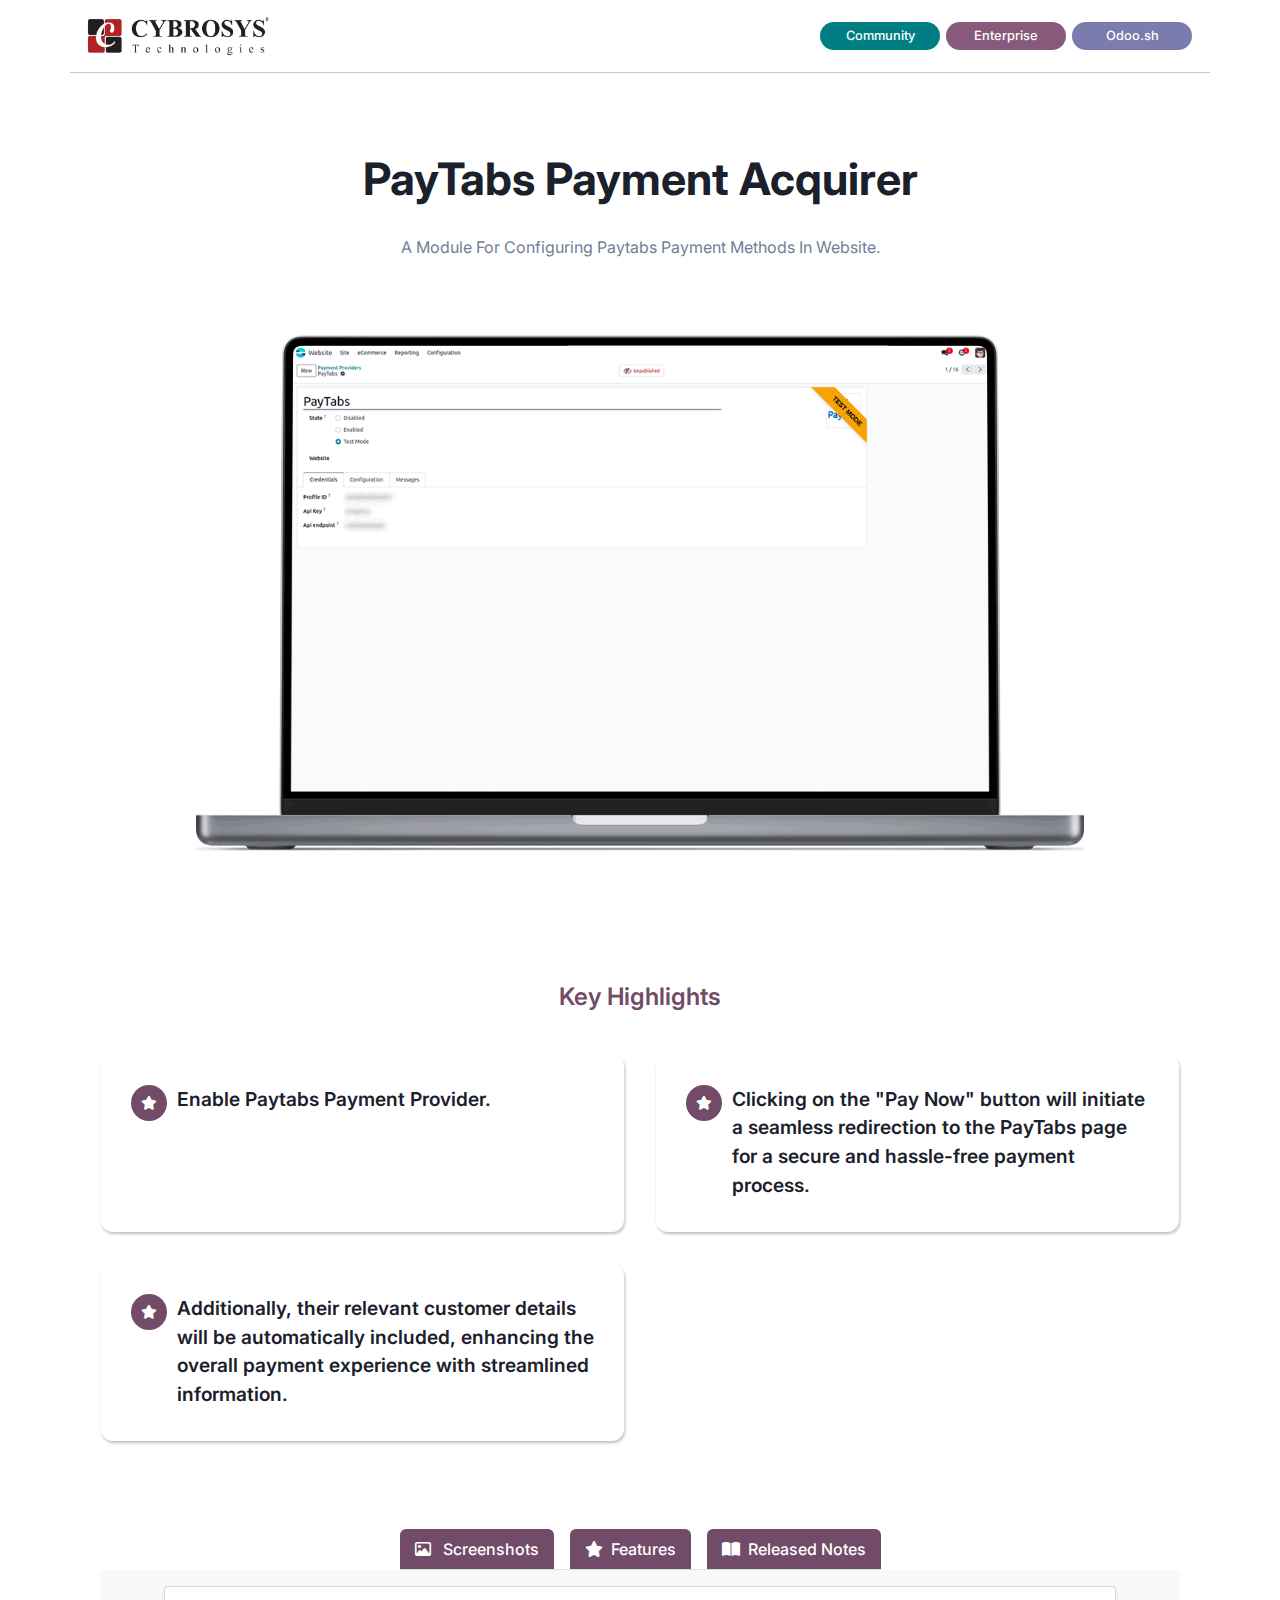
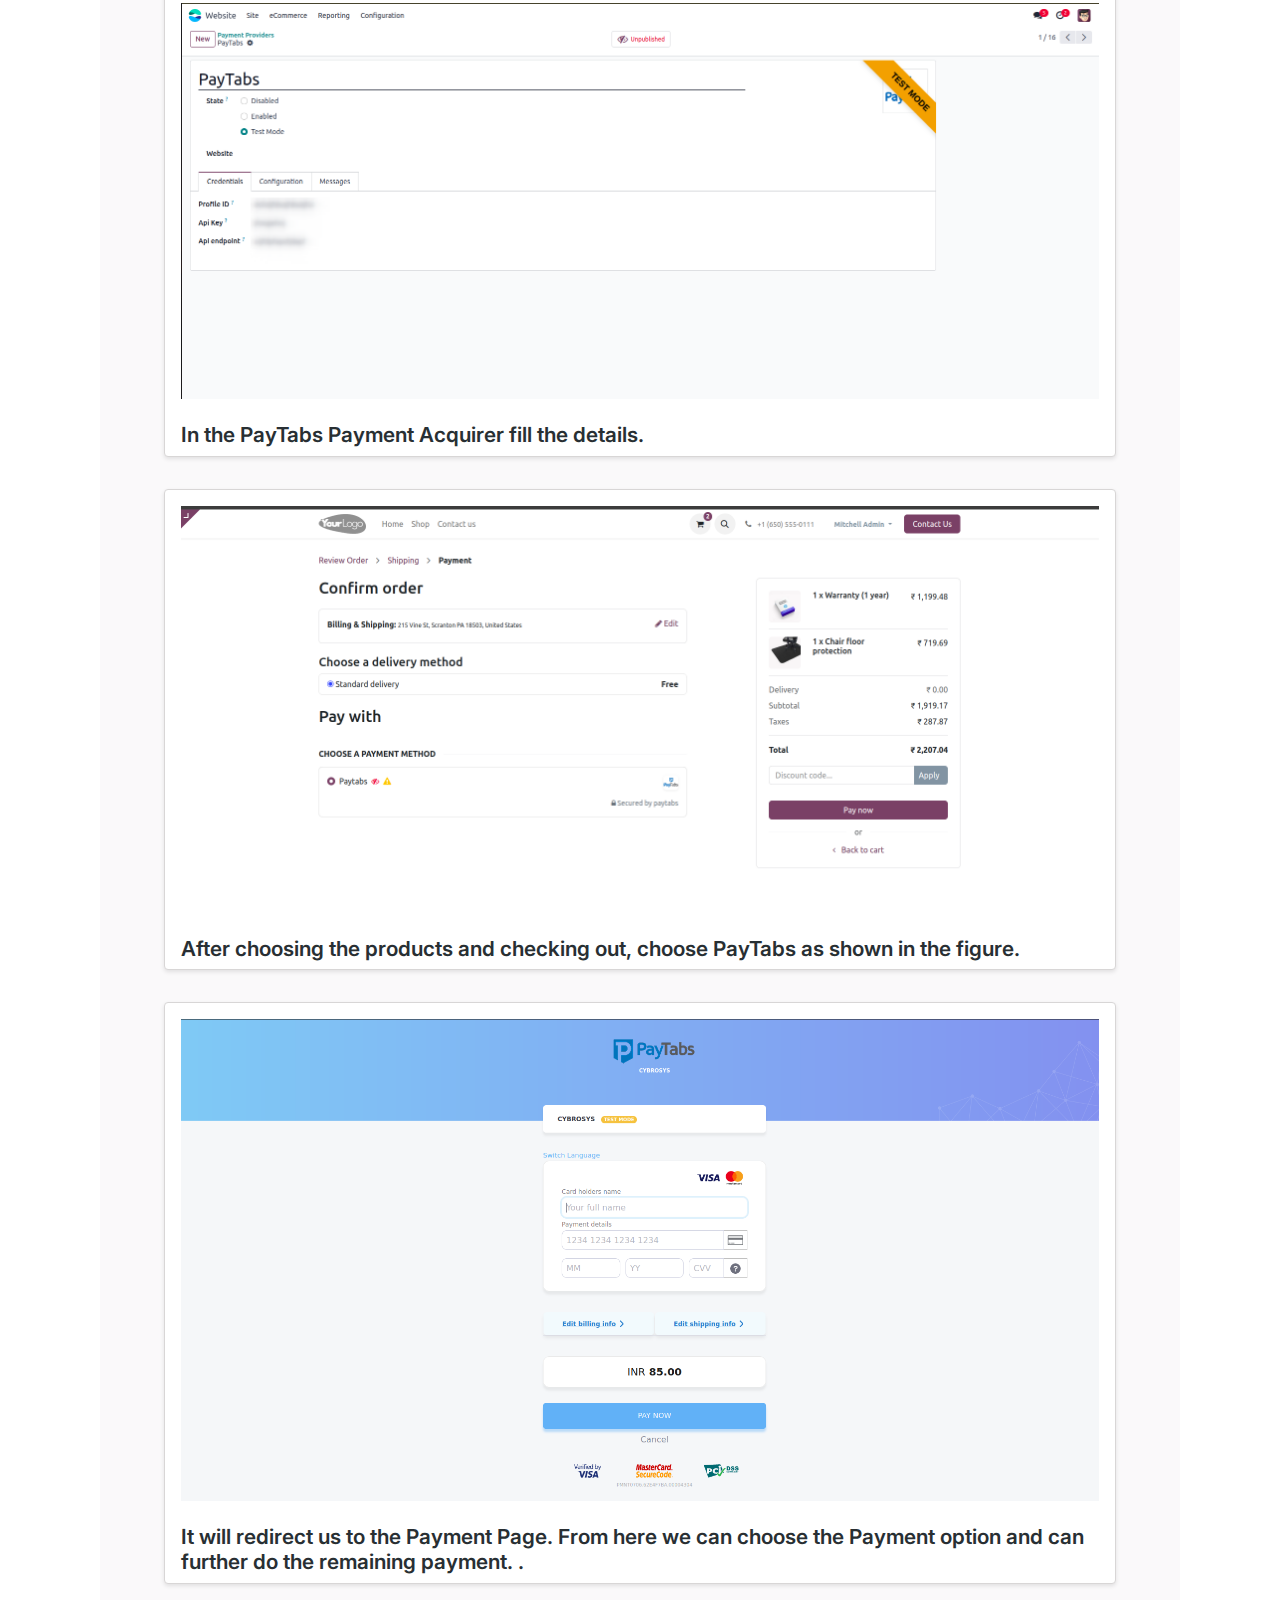
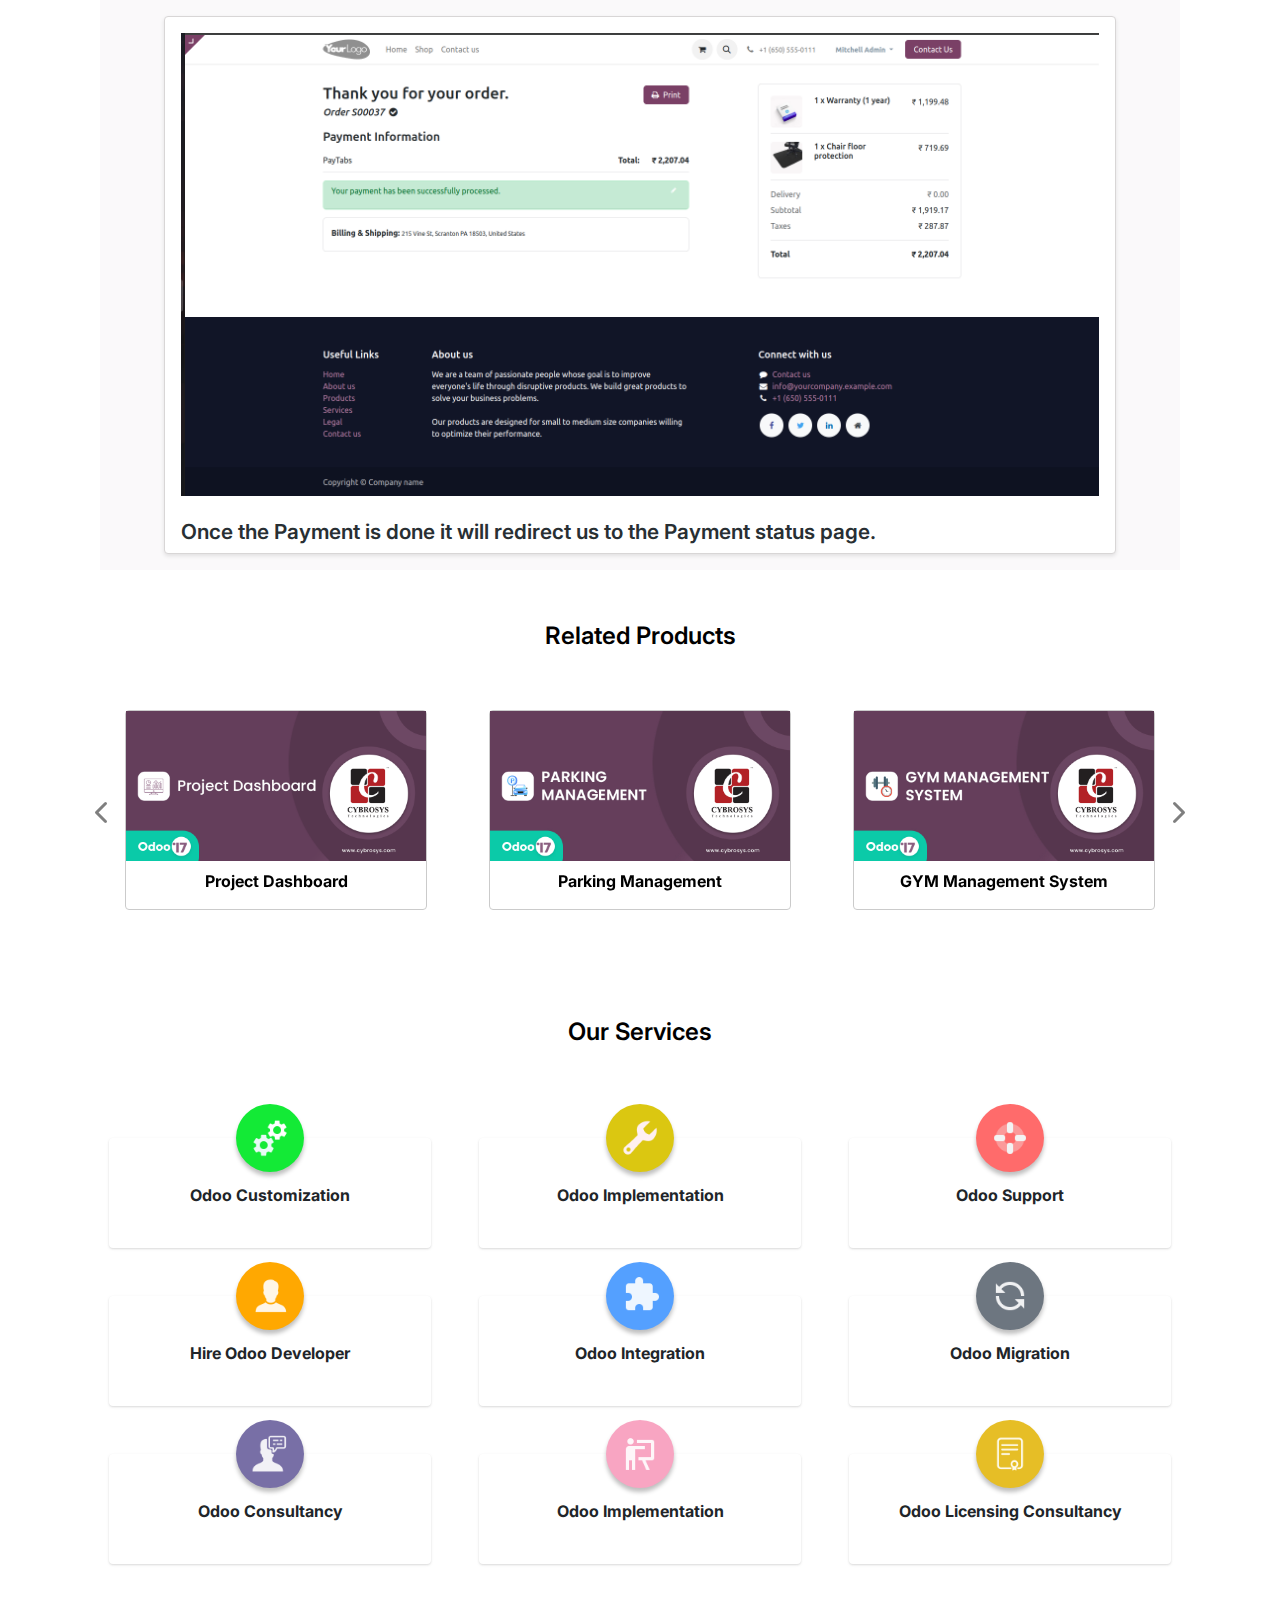
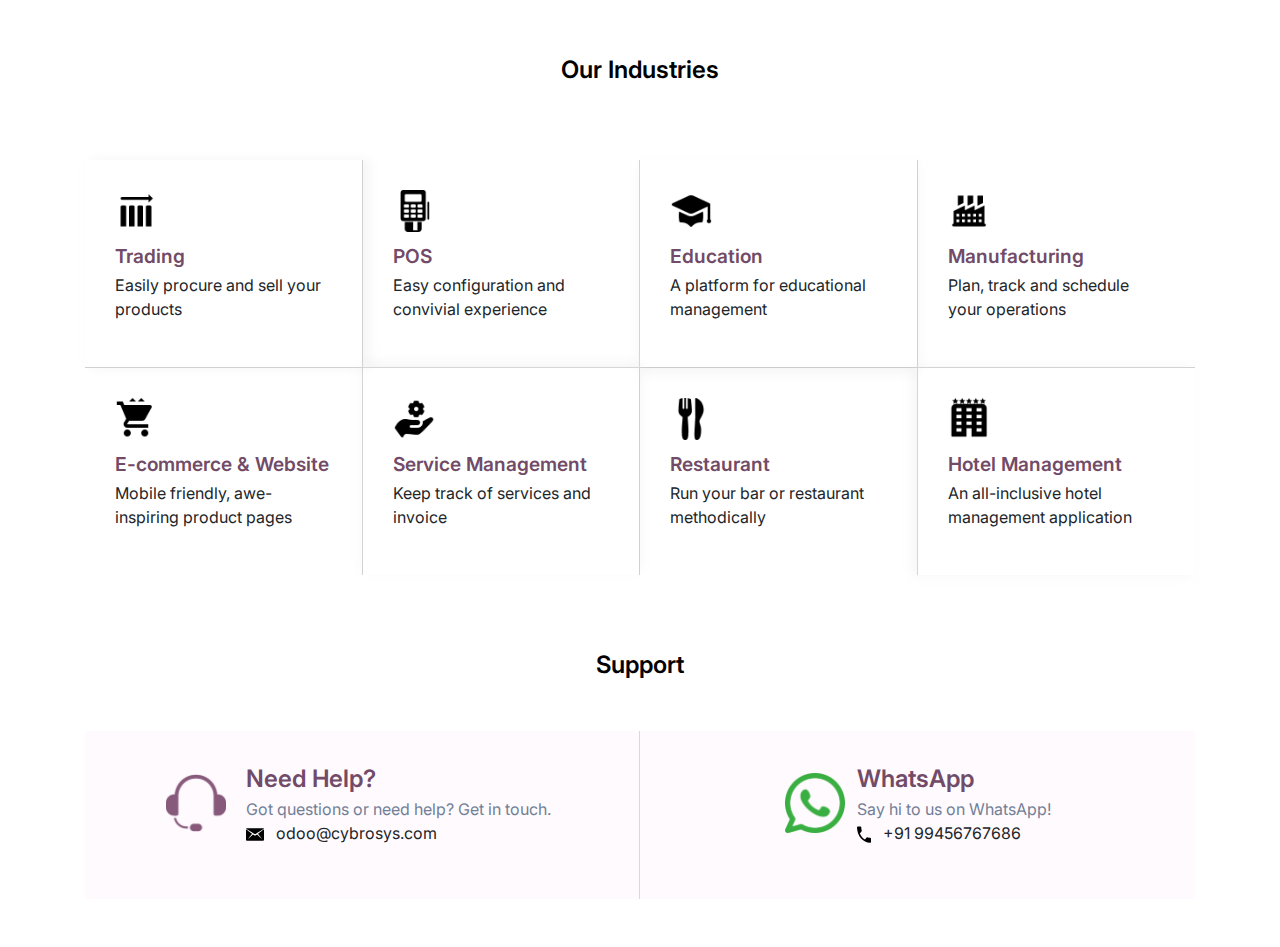
<file: payment_paytabs_odoo/static/description/index.html>
<!DOCTYPE html>
<html lang="en">

<head>
    <meta charset="UTF-8">
    <meta name="viewport" content="width=device-width, initial-scale=1.0">
    <title>Odoo App 3 Index</title>
    <!-- Bootstrap CSS -->
    <link rel="stylesheet" href="https://cdn.jsdelivr.net/npm/bootstrap@4.0.0/dist/css/bootstrap.min.css"
        integrity="sha384-Gn5384xqQ1aoWXA+058RXPxPg6fy4IWvTNh0E263XmFcJlSAwiGgFAW/dAiS6JXm" crossorigin="anonymous">
    <link rel="stylesheet" href="https://cdnjs.cloudflare.com/ajax/libs/font-awesome/6.2.1/css/all.min.css">
    <link rel="preconnect" href="https://fonts.googleapis.com">
    <link rel="preconnect" href="https://fonts.gstatic.com" crossorigin>
    <link href="https://fonts.googleapis.com/css2?family=Inter:wght@400;500;600;700;800&display=swap" rel="stylesheet">
</head>
<body>
    <section>
        <div class="container" style="font-family: 'Inter', sans-serif !important;background-color: #fff !important;">
            <div class="row">
                <div class="col-sm-12 col-md-12 col-lg-12 d-flex justify-content-between flex-wrap align-items-sm-center"
                    style="border-bottom:1px solid rgba(0, 0, 0, 0.22)">
                    <div class="my-3">
                        <img src="assets/misc/Cybrosys R.png" style="width:auto !important; height:40px !important">
                    </div>
                    <div class="my-3 d-flex align-items-center">
                        <div class="text-center"
                            style="background-color:#017E84 !important;font-size: 0.8rem !important; color:#fff !important; font-weight:500 !important; padding:4px !important; margin:0 3px !important; border-radius:50px !important; min-width: 120px !important;">
                            Community
                        </div>
                        <div class="text-center"
                            style="background-color:#875A7B !important; color:#fff !important;font-size: 0.8rem !important; font-weight:500 !important; padding:4px !important; margin:0 3px !important; border-radius:50px !important;min-width: 120px !important;">
                            Enterprise
                        </div>
                        <div class="text-center"
                            style="background-color:#7C7BAD !important; color:#fff !important;font-size: 0.8rem !important; font-weight:500 !important; padding:4px !important; margin:0 3px !important; border-radius:50px !important; min-width: 120px !important;">
                            Odoo.sh
                        </div>
                    </div>
                </div>
            </div>
            <div class="row">
                <div class="col-sm-12 col-md-12 col-lg-12 text-center d-flex align-items-center flex-column"
                    style="margin: 80px 0px !important;">
                    <h1 style="font-size: 2.8rem;font-weight: 700; color: 
                    #1A202C;">
                        PayTabs Payment Acquirer                    </h1>
                    <p class="my-3 mb-4"
                        style="max-width: 80%; font-weight: 400 !important; line-height: 32px; color: #718096;">
                        A Module For Configuring Paytabs Payment Methods In Website.
                    </p>
                    <div style="width: 80%; margin-top: 3rem;">
                        <img src="assets/screenshots/hero-v17.gif" class="img-responsive" width="100%" height="auto">
                    </div>
                </div>
            </div>
            <div class="container mt-5 mb-5">
                <div class="col-lg-12 d-flex flex-column justify-content-center align-items-center mt-4">
                    <p class="m-0" style="font-weight: 600; font-size: 24px; color:#714b67 !important">Key Highlights
                    </p>
                </div>
                <div class="row py-4">
                    <div class="col-md-6 col-sm-12 p-3">
                        <div class="d-flex   h-100" style="padding: 30px;border-radius: 12px;
                                    background: #FFF;
                                    box-shadow: 1px 2px 3px 0px rgba(0, 0, 0, 0.25); ">
                            <div style="width: 36px; height: 36px; border-radius: 50%; background: #714B67;
                                    display: flex; justify-content: center; align-items: center;
                                    margin-right: 10px; flex-shrink: 0;">
                                <i class="fa-solid fa-star  " style="color: #fff;font-size:14px;"></i>
                            </div>
                            <div>
                                <p style="color: #1A202C;font-weight: 600; 
                                      font-size: 1.2rem; margin-bottom: 2px;">Enable Paytabs Payment Provider.</p>
                            </div>
                        </div>
                    </div>
                    <div class="col-md-6 col-sm-12 p-3">
                        <div class="d-flex   h-100" style="padding: 30px;border-radius: 12px;
                                    background: #FFF;
                                    box-shadow: 1px 2px 3px 0px rgba(0, 0, 0, 0.25); ">
                            <div style="width: 36px; height: 36px; border-radius: 50%; background: #714B67;
                                    display: flex; justify-content: center; align-items: center;
                                    margin-right: 10px; flex-shrink: 0;">
                                <i class="fa-solid fa-star  " style="color: #fff;font-size:14px;"></i>
                            </div>
                            <div>
                                <p style="color: #1A202C;font-weight: 600; 
                                      font-size: 1.2rem; margin-bottom: 2px;">Clicking on the "Pay Now" button will initiate a seamless redirection to the PayTabs page for a secure and hassle-free payment process.</p>
                            </div>
                        </div>
                    </div>
                    <div class="col-md-6 col-sm-12 p-3">
                        <div class="d-flex   h-100" style="padding: 30px;border-radius: 12px;
                                    background: #FFF;
                                    box-shadow: 1px 2px 3px 0px rgba(0, 0, 0, 0.25); ">
                            <div style="width: 36px; height: 36px; border-radius: 50%; background: #714B67;
                                    display: flex; justify-content: center; align-items: center;
                                    margin-right: 10px; flex-shrink: 0;">
                                <i class="fa-solid fa-star  " style="color: #fff;font-size:14px;"></i>
                            </div>
                            <div>
                                <p style="color: #1A202C;font-weight: 600; 
                                      font-size: 1.2rem; margin-bottom: 2px;">Additionally, their relevant customer details will be automatically included, enhancing the overall payment experience with streamlined information.</p>
    
                            </div>
                        </div>
                    </div>
                
                </div>
            </div>
            <div class="container rounded" >
                <ul class="nav nav-tabs d-flex" style="width: fit-content;margin: 0 auto;gap: 1rem;">
                    <li class="col text-center py-2 text-nowrap "
                        style="color: #fff; background-color: #714B67;border-radius: 6px 6px 0px 0px;"><a
                            class="active show" data-toggle="tab" href="#tab1"
                            style="color: #fff;font-weight: 500; background-color: #714B67; text-decoration: none;">
                            <i class="fa-regular fa-image  pr-2" style="color: #fff;"></i>
                            Screenshots</a></li>
                    <li class="col text-center py-2 text-nowrap "
                        style="color: #fff; background-color: #714B67;border-radius: 6px 6px 0px 0px;"><a
                            data-toggle="tab" href="#tab2"
                            style="color: #fff;font-weight: 500;  text-decoration: none;"><i
                                class="fa-solid fa-star  pr-2" style="color: #fff;"></i>Features</a></li>
                    <li class="col text-center py-2 text-nowrap "
                        style="color: #fff; background-color: #714B67;border-radius: 6px 6px 0px 0px;"><a
                            data-toggle="tab" href="#tab3"
                            style="color: #fff;font-weight: 500; text-decoration: none; background-color: #714B67;"><i
                                class="fa-solid fa-book-open  pr-2" style="color: #fff;"></i>Released Notes</a></li>
                </ul>
                <div class="tab-content" style="background-color: rgba(121, 113, 119, 0.04);">
                    <div id="tab1" class="tab-pane fade in active show">
                        <div class="col-lg-12 py-2" style="padding: 1rem 4rem !important;">
                            <div
                                style="border: 1px solid #d8d6d6; border-radius: 4px; background: #fff; box-shadow: 0 2px 4px rgba(0, 0, 0, 0.1);">
                                <div class="row justify-content-center p-3 w-100 m-0">
                                    <img src="assets/screenshots/1.png" class="img-responsive" width="100%" height="auto">
                                </div>
                                <div class="px-3">
                                    <h4 class="mt-2"
                                        style=" font-weight:600 !important; color:#282F33 !important; font-size:1.3rem !important">
                                        In the PayTabs Payment Acquirer fill the details.</h4>
                                </div>
                            </div>
                        </div>
                        <div class="col-lg-12 py-2" style="padding: 1rem 4rem !important;">
                            <div
                                style="border: 1px solid #d8d6d6; border-radius: 4px;  background: #fff; box-shadow: 0 2px 4px rgba(0, 0, 0, 0.1);">
                                <div class="row justify-content-center p-3 w-100 m-0">
                                    <img src="assets/screenshots/2.png" class="img-responsive" width="100%" height="auto">
                                </div>
                                <div class="px-3">
                                    <h4 class="mt-2"
                                        style=" font-weight:600 !important; color:#282F33 !important; font-size:1.3rem !important">
                                        After choosing the products and checking out, choose PayTabs as shown in the figure.</h4>
                                </div>
                            </div>
                        </div>
                        <div class="col-lg-12 py-2" style="padding: 1rem 4rem !important;">
                            <div
                                style="border: 1px solid #d8d6d6; border-radius: 4px;  background: #fff; box-shadow: 0 2px 4px rgba(0, 0, 0, 0.1);">
                                <div class="row justify-content-center p-3 w-100 m-0">
                                    <img src="assets/screenshots/3.png" class="img-responsive" width="100%" height="auto">
                                </div>
                                <div class="px-3">
                                    <h4 class="mt-2"
                                        style=" font-weight:600 !important; color:#282F33 !important; font-size:1.3rem !important">
                                        It will redirect us to the Payment Page. From here we can choose the Payment option and can further do the remaining payment.
.</h4>
                                </div>
                            </div>
                        </div>
                    
                        <div class="col-lg-12 py-2" style="padding: 1rem 4rem !important;">
                            <div
                                style="border: 1px solid #d8d6d6; border-radius: 4px;  background: #fff; box-shadow: 0 2px 4px rgba(0, 0, 0, 0.1);">
                                <div class="row justify-content-center p-3 w-100 m-0">
                                    <img src="assets/screenshots/4.png" class="img-responsive" width="100%" height="auto">
                                </div>
                                <div class="px-3">
                                    <h4 class="mt-2"
                                        style=" font-weight:600 !important; color:#282F33 !important; font-size:1.3rem !important">
                                        Once the Payment is done it will redirect us to the Payment status page.</h4>
                                </div>
                            </div>
                        </div>
                    </div>
                    <div id="tab2" class="tab-pane fade">
                        <div class="col-mg-12" style="padding: 1rem 4rem;">
                            <ul style="list-style: none; padding: 1rem 0;font-weight: 500;">
                                <li class="py-3"
                                    style="font-weight: 500;background-color: #fff; border-radius: 4px; padding: 1rem; margin-bottom: 1rem; box-shadow: 0 2px 4px rgba(0, 0, 0, 0.1);">
                                    <span style="margin-right: 12px;"><img src="assets/misc/star (1) 2.svg" alt=""
                                            width="16px"></span>Enable Paytabs Payment Provider                                      .
                                </li>
                                <li class="py-3"
                                    style="font-weight: 500;background-color: #fff; border-radius: 4px; padding: 1rem; margin-bottom: 1rem; box-shadow: 0 2px 4px rgba(0, 0, 0, 0.1);">
                                    <span style="margin-right: 12px;"><img src="assets/misc/star (1) 2.svg" alt=""
                                            width="16px"></span>Clicking on the "Pay Now" button will initiate a seamless redirection to the PayTabs page for a secure and hassle-free payment process.
                                </li>
                                <li class="py-3"
                                    style="font-weight: 500;background-color: #fff; border-radius: 4px; padding: 1rem; margin-bottom: 1rem; box-shadow: 0 2px 4px rgba(0, 0, 0, 0.1);">
                                    <span style="margin-right: 12px;"><img src="assets/misc/star (1) 2.svg" alt=""
                                            width="16px"></span>Additionally, their relevant customer details will be automatically included, enhancing the overall payment experience with streamlined information.                                            .
                                </li>

                            </ul>
                        </div>
                    </div>
                    <div id="tab3" class="tab-pane fade">
                        <div class="col-mg-12 active" style="padding: 1rem 4rem;">
                            <div class="py-3"
                                style="font-weight: 500;background-color: #fff; border-radius: 4px; padding: 1rem; box-shadow: 0 2px 4px rgba(0, 0, 0, 0.1);">
                                <div class="d-flex mb-3" style="font-size: 0.8rem; font-weight: 500;"><span>Version
                                        17.0.1.0.1</span><span class="px-2">|</span><span
                                        style="color: #714B67;font-weight: 600;">Released on:25th May 2023</span>
                                </div>
                                <p class="m-0"
                                    style=" color:#718096!important; font-size:1rem !important;line-height: 28px;">

                                    Initial Commit for PayTabs Payment Acquirer.</p>
                            </div>
                        </div>
                    </div>
                </div>
            </div>
            <div class="container mt-5">
                <div class="col-lg-12 d-flex flex-column justify-content-center align-items-center mt-5">
                    <p class="m-0" style="font-weight: 600; font-size: 24px; color:#000 !important">Related Products</p>
                </div>
            </div>
            <div id="myCarousel" class="carousel slide py-3" data-ride="carousel">
                <div class="carousel-inner">
                    <div class="carousel-item active">
                        <div class="row p-4">
                            <div class="col">
                                <div class="p-3">
                                    <a href="https://apps.odoo.com/apps/modules/17.0/project_dashboard_odoo/" style="color: #000; text-decoration: none;">
                                        <div style="border:1px solid #CBCBCB !important;border-radius: 4px;">
                                            <div style="width: 300px; ">
                                                <img src="assets/modules/1.png" alt="" width="100%" height="auto">

                                            </div>
                                            <p class="text-center pt-2 text-black font-weight-bold">Project Dashboard</p>
                                        </div>
                                    </a>
                                </div>
                            </div>
                            <div class="col">
                                <div class="p-3">
                                    <a href="https://apps.odoo.com/apps/modules/17.0/odoo_parking_management/" style="color: #000; text-decoration: none;">
                                        <div style="border:1px solid #CBCBCB !important;border-radius: 4px;">
                                            <div style="width: 300px; ">
                                                <img src="assets/modules/2.jpg" alt="" width="100%" height="auto">

                                            </div>
                                            <p class="text-center pt-2 text-black font-weight-bold">Parking Management</p>
                                        </div>
                                    </a>
                                </div>
                            </div>
                            <div class="col">
                                <div class="p-3">
                                    <a href="https://apps.odoo.com/apps/modules/17.0/gym_mgmt_system/#" style="color: #000; text-decoration: none;">
                                        <div style="border:1px solid #CBCBCB !important;border-radius: 4px;">
                                            <div style="width: 300px; ">
                                                <img src="assets/modules/3.jpg" alt="" width="100%" height="auto">

                                            </div>
                                            <p class="text-center pt-2 text-black font-weight-bold">GYM Management System</p>
                                        </div>
                                    </a>
                                </div>
                            </div>
                        </div>
                    </div>
                    <div class="carousel-item">
                        <div class="row p-4">
                            <div class="col">
                                <div class="p-3">
                                    <a href="https://apps.odoo.com/apps/modules/17.0/legal_case_management/" style="color: #000; text-decoration: none;">
                                        <div style="border:1px solid #CBCBCB !important;border-radius: 4px;">
                                            <div style="width: 300px; ">
                                                <img src="assets/modules/4.jpg" alt="" width="100%" height="auto">

                                            </div>
                                            <p class="text-center pt-2 text-black font-weight-bold">Legal Case Management </p>
                                        </div>
                                    </a>
                                </div>
                            </div>
                            <div class="col">
                                <div class="p-3">
                                    <a href="https://apps.odoo.com/apps/modules/17.0/mobile_service_shop/" style="color: #000; text-decoration: none;">
                                        <div style="border:1px solid #CBCBCB !important;border-radius: 4px;">
                                            <div style="width: 300px;">
                                                <img src="assets/modules/5.jpg" alt="" width="100%" height="auto">

                                            </div>
                                            <p class="text-center pt-2 text-black font-weight-bold">Mobile Service Management                                            </p>
                                        </div>
                                    </a>
                                </div>
                            </div>
                            <div class="col">
                                <div class="p-3">
                                    <a href="https://apps.odoo.com/apps/modules/17.0/kanban_fixed_header/" style="color: #000; text-decoration: none;">
                                        <div style="border:1px solid #CBCBCB !important;border-radius: 4px;">
                                            <div style="width: 300px;">
                                                <img src="assets/modules/6.jpg" alt="" width="100%" height="auto">
                                            </div>
                                            <p class="text-center pt-2 text-black font-weight-bold">Kanban Fixed Header</p>
                                        </div>
                                    </a>
                                </div>
                            </div>
                        </div>
                    </div>
                </div>
                <a class="carousel-control-prev" href="#myCarousel" data-slide="prev" style="width: 35px; color: #000;">
                    <span class="carousel-control-prev-icon">
                        <i class="fa fa-chevron-left" style="font-size: 24px;"></i>
                    </span>
                </a>
                <a class="carousel-control-next" href="#myCarousel" data-slide="next" style="width: 35px; color: #000;">
                    <span class="carousel-control-next-icon">
                        <i class="fa fa-chevron-right" style="font-size: 24px;"></i>
                    </span>
                </a>
            </div>
            <div class="container mt-5">
                <div class="col-lg-12 d-flex flex-column justify-content-center align-items-center mt-4">
                    <p class="m-0" style="font-weight: 600; font-size: 24px; color:#000 !important">Our Services</p>

                </div>
            </div>
            <div class="container my-5">
                <div class="row py-3">
                    <div class="col-md-4 col-sm-6 px-4 py-4">
                        <div
                            style="background-color: #fff; padding: 25px; text-align: center;  box-shadow: rgba(0, 0, 0, 0.1) 0px 1px 3px 0px, rgba(0, 0, 0, 0.06) 0px 1px 2px 0px; position: relative;border-radius: 4px;">
                            <div style="position: absolute; top: 0%; left: 50%; transform: translate(-50%, -50%);">
                                <div style="background-color:#13EA36 ; border-radius: 50%; padding: 15px;    width: 68px;
                                    height: 68px; display: inline-block; box-shadow:0px 4px 4px rgba(0, 0, 0, 0.25);">
                                    <img src="assets/icons/cogs.png" alt="service-icon" width="38px" height="auto">
                                </div>
                            </div>
                            <p style="margin-top: 20px; font-weight: bold;">Odoo Customization</p>
                        </div>
                    </div>
                    <div class="col-md-4 col-sm-6 px-4 py-4">
                        <div
                            style="background-color: #fff; padding: 25px; text-align: center; box-shadow: rgba(0, 0, 0, 0.1) 0px 1px 3px 0px, rgba(0, 0, 0, 0.06) 0px 1px 2px 0px; position: relative;border-radius: 4px;">
                            <div style="position: absolute; top: 0%; left: 50%; transform: translate(-50%, -50%);">
                                <div style="background-color:#DBC711; border-radius: 50%; padding: 15px;    width: 68px;
                                    height: 68px; display: inline-block; box-shadow:0px 4px 4px rgba(0, 0, 0, 0.25);">
                                    <img src="assets/icons/wrench.png" alt="service-icon" width="38px" height="auto">
                                </div>
                            </div>
                            <p style="margin-top: 20px; font-weight: bold;">Odoo Implementation</p>
                        </div>
                    </div>
                    <div class="col-md-4 col-sm-6 px-4 py-4">
                        <div
                            style="background-color: #fff; padding: 25px; text-align: center;  box-shadow: rgba(0, 0, 0, 0.1) 0px 1px 3px 0px, rgba(0, 0, 0, 0.06) 0px 1px 2px 0px; position: relative; border-radius: 4px;">
                            <div style="position: absolute; top: 0%; left: 50%; transform: translate(-50%, -50%);">
                                <div style="background-color:#FF6B6B ; border-radius: 50%; padding: 15px;    width: 68px;
                                    height: 68px; display: inline-block; box-shadow:0px 4px 4px rgba(0, 0, 0, 0.25);">
                                    <img src="assets/icons/lifebuoy.png" alt="service-icon" width="38px" height="auto">
                                </div>
                            </div>
                            <p style="margin-top: 20px; font-weight: bold;">Odoo Support</p>
                        </div>
                    </div>
                    <div class="col-md-4 col-sm-6 px-4 py-4">
                        <div
                            style="background-color: #fff; padding: 25px; text-align: center; box-shadow: rgba(0, 0, 0, 0.1) 0px 1px 3px 0px, rgba(0, 0, 0, 0.06) 0px 1px 2px 0px; position: relative; border-radius: 4px;">
                            <div style="position: absolute; top: 0%; left: 50%; transform: translate(-50%, -50%);">
                                <div style="background-color:#FFA801 ; border-radius: 50%; padding: 15px;    width: 68px;
                                    height: 68px; display: inline-block; box-shadow:0px 4px 4px rgba(0, 0, 0, 0.25);">
                                    <img src="assets/icons/user.png" alt="service-icon" width="38px" height="auto">
                                </div>
                            </div>
                            <p style="margin-top: 20px; font-weight: bold;">Hire Odoo Developer</p>
                        </div>
                    </div>
                    <div class="col-md-4 col-sm-6 px-4 py-4">
                        <div
                            style="background-color: #fff; padding: 25px; text-align: center;  box-shadow: rgba(0, 0, 0, 0.1) 0px 1px 3px 0px, rgba(0, 0, 0, 0.06) 0px 1px 2px 0px; position: relative; border-radius: 4px;">

                            <div style="position: absolute; top: 0%; left: 50%; transform: translate(-50%, -50%);">
                                <div style="background-color:#54A0FF; border-radius: 50%; padding: 15px;    width: 68px;
                                    height: 68px; display: inline-block; box-shadow:0px 4px 4px rgba(0, 0, 0, 0.25);">
                                    <img src="assets/icons/puzzle.png" alt="service-icon" width="38px" height="auto">
                                </div>
                            </div>
                            <p style="margin-top: 20px; font-weight: bold;">Odoo Integration</p>
                        </div>
                    </div>
                    <div class="col-md-4 col-sm-6 px-4 py-4">
                        <div
                            style="background-color: #fff; padding: 25px; text-align: center;  box-shadow: rgba(0, 0, 0, 0.1) 0px 1px 3px 0px, rgba(0, 0, 0, 0.06) 0px 1px 2px 0px; position: relative;border-radius: 4px;">
                            <div style="position: absolute; top: 0%; left: 50%; transform: translate(-50%, -50%);">
                                <div style="background-color:#6D7680 ; border-radius: 50%; padding: 15px;    width: 68px;
                                    height: 68px; display: inline-block; box-shadow:0px 4px 4px rgba(0, 0, 0, 0.25);">
                                    <img src="assets/icons/update.png" alt="service-icon" width="38px" height="auto">
                                </div>
                            </div>
                            <p style="margin-top: 20px; font-weight: bold;">Odoo Migration</p>
                        </div>
                    </div>
                    <div class="col-md-4 col-sm-6 px-4 py-4">
                        <div
                            style="background-color: #fff; padding: 25px; text-align: center;  box-shadow: rgba(0, 0, 0, 0.1) 0px 1px 3px 0px, rgba(0, 0, 0, 0.06) 0px 1px 2px 0px; position: relative;border-radius: 4px;">
                            <div style="position: absolute; top: 0%; left: 50%; transform: translate(-50%, -50%);">
                                <div style="background-color:#786FA6 ; border-radius: 50%; padding: 15px;    width: 68px;
                                    height: 68px; display: inline-block; box-shadow:0px 4px 4px rgba(0, 0, 0, 0.25);">
                                    <img src="assets/icons/consultation.png" alt="service-icon" width="38px" height="auto">
                                </div>
                            </div>
                            <p style="margin-top: 20px; font-weight: bold;">Odoo Consultancy</p>
                        </div>
                    </div>
                    <div class="col-md-4 col-sm-6 px-4 py-4">
                        <div
                            style="background-color: #fff; padding: 25px; text-align: center; box-shadow: rgba(0, 0, 0, 0.1) 0px 1px 3px 0px, rgba(0, 0, 0, 0.06) 0px 1px 2px 0px;position: relative;border-radius: 4px;">
                            <div style="position: absolute; top: 0%; left: 50%; transform: translate(-50%, -50%);">
                                <div style="background-color:#F8A5C2 ; border-radius: 50%; padding: 15px;    width: 68px;
                                    height: 68px; display: inline-block; box-shadow:0px 4px 4px rgba(0, 0, 0, 0.25);">
                                    <img src="assets/icons/training.png" alt="service-icon" width="38px" height="auto">
                                </div>
                            </div>
                            <p style="margin-top: 20px; font-weight: bold;">Odoo Implementation</p>
                        </div>
                    </div>
                    <div class="col-md-4 col-sm-6 px-4 py-4">
                        <div
                            style="background-color: #fff; padding: 25px; text-align: center;  box-shadow: rgba(0, 0, 0, 0.1) 0px 1px 3px 0px, rgba(0, 0, 0, 0.06) 0px 1px 2px 0px; position: relative;border-radius: 4px;">
                            <div style="position: absolute; top: 0%; left: 50%; transform: translate(-50%, -50%);">
                                <div style="background-color:#E6BE26; border-radius: 50%; padding: 15px;    width: 68px;
                                    height: 68px; display: inline-block; box-shadow:0px 4px 4px rgba(0, 0, 0, 0.25);">
                                    <img src="assets/icons/license.png" alt="service-icon" width="38px" height="auto">
                                </div>
                            </div>
                            <p style="margin-top: 20px; font-weight: bold;">Odoo Licensing Consultancy</p>
                        </div>
                    </div>
                </div>
            </div>
            <div class="container mt-5">
                <div class="col-lg-12 d-flex flex-column justify-content-center align-items-center mt-4">
                    <p class="m-0" style="font-weight: 600; font-size: 24px; color:#000 !important">Our Industries</p>

                </div>
            </div>
            <div class="container">
                <div class="row my-5 py-4">
                    <div class="col-md-3 col-sm-6 p-0">
                        <div class="d-flex flex-column h-100 "
                            style="border-right: 1px solid rgb(209, 209, 209); border-bottom: 1px solid  rgb(209, 209, 209); padding: 30px; box-shadow: 6px 0 10px rgba(228, 227, 227, 0.373);">
                            <img src="assets/icons/trading-black.png" width="42px" height="auto" alt="">
                            <p style="color: #714B67;font-weight: 600; margin-top: 10px;
                           font-size: 1.2rem; margin-bottom: 2px;">Trading</p>
                            <p>Easily procure and sell your products</p>
                        </div>
                    </div>
                    <div class="col-md-3 col-sm-6  p-0">
                        <div class="d-flex flex-column h-100"
                            style="border-right: 1px solid rgb(209, 209, 209);border-bottom: 1px solid  rgb(209, 209, 209); padding: 30px;">
                            <img src="assets/icons/pos-black.png" width="42px" height="auto" alt="">
                            <p style="color: #714B67;font-weight: 600; margin-top: 10px;
                            font-size: 1.2rem; margin-bottom: 2px;">POS</p>
                            <p>Easy configuration and convivial experience</p>
                        </div>
                    </div>
                    <div class="col-md-3 col-sm-6  p-0">
                        <div class="d-flex flex-column h-100"
                            style="border-right: 1px solid  rgb(209, 209, 209);border-bottom: 1px solid   rgba(0, 0, 0, 0.2); padding: 30px; box-shadow: 0 5px 10px  rgba(228, 227, 227, 0.373)">
                            <img src="assets/icons/education-black.png" width="42px" height="auto" alt="">
                            <p style="color: #714B67;font-weight: 600; margin-top: 10px;
                            font-size: 1.2rem; margin-bottom: 2px;">Education</p>
                            <p>A platform for educational management</p>
                        </div>
                    </div>
                    <div class="col-md-3 col-sm-6  p-0">
                        <div class="d-flex flex-column h-100"
                            style="border-bottom: 1px solid  rgb(209, 209, 209); padding: 30px; ">
                            <img src="assets/icons/manufacturing-black.png" width="42px" height="auto" alt="">
                            <p style="color: #714B67;font-weight: 600; margin-top: 10px;
                            font-size: 1.2rem; margin-bottom: 2px;">Manufacturing</p>
                            <p>Plan, track and schedule your operations</p>
                        </div>
                    </div>
                    <div class="col-md-3 col-sm-6 p-0">
                        <div class="d-flex flex-column h-100"
                            style="border-right: 1px solid  rgb(209, 209, 209); padding: 30px;">
                            <img src="assets/icons/ecom-black.png" width="42px" height="auto" alt="">
                            <p style="color: #714B67;font-weight: 600; margin-top: 10px;
                            font-size: 1.2rem; margin-bottom: 2px;">E-commerce & Website</p>
                            <p>Mobile friendly, awe-inspiring product pages</p>
                        </div>
                    </div>
                    <div class="col-md-3 col-sm-6   p-0">
                        <div class="d-flex flex-column h-100"
                            style="border-right: 1px solid  rgb(209, 209, 209); padding: 30px;box-shadow: 0 -5px 10px  rgba(228, 227, 227, 0.373);">
                            <img src="assets/icons/service-black.png" width="42px" height="auto" alt="">
                            <p style="color: #714B67;font-weight: 600; margin-top: 10px;
                            font-size: 1.2rem; margin-bottom: 2px;">Service Management</p>
                            <p>Keep track of services and invoice</p>
                        </div>
                    </div>
                    <div class="col-md-3 col-sm-6    p-0">
                        <div class="d-flex flex-column h-100"
                            style="border-right: 1px solid  rgb(209, 209, 209); padding: 30px; ">
                            <img src="assets/icons/restaurant-black.png" width="42px" height="auto" alt="">
                            <p style="color: #714B67;font-weight: 600; margin-top: 10px;
                            font-size: 1.2rem; margin-bottom: 2px;">Restaurant</p>
                            <p>Run your bar or restaurant methodically</p>
                        </div>
                    </div>
                    <div class="col-md-3 col-sm-6   p-0">
                        <div class="d-flex flex-column h-100"
                            style=" padding: 30px;box-shadow: -5px 0 10px  rgba(228, 227, 227, 0.373);">
                            <img src="assets/icons/hotel-black.png" width="42px" height="auto" alt="">
                            <p style="color: #714B67;font-weight: 600; margin-top: 10px;
                            font-size: 1.2rem; margin-bottom: 2px;">Hotel Management</p>
                            <p>An all-inclusive hotel management application</p>
                        </div>
                    </div>
                </div>
            </div>
            <div class="container mt-5">
                <div class="col-lg-12 d-flex flex-column justify-content-center align-items-center mt-5">
                    <p class="m-0" style="font-weight: 600; font-size: 24px; color:#000 !important">Support</p>
                </div>
            </div>
            <div class="container my-5">
                <div class="row" style="background-color: #FFFAFE;">
                    <div class="col-md-6 pb-4  d-flex align-items-center justify-content-center"
                        style="border-right: 1px solid #D9D9D9;">
                        <div style="padding: 30px;">
                            <div class="d-flex align-items-center">
                                <img src="assets/misc/support (1) 1.svg" alt="" width="60px" style="margin-right: 12px;">
                                <div style="padding: 0px 8px;">
                                    <span
                                        style="color: #714B67;font-size: 24px;font-weight: 600;padding-bottom: 1rem;">Need
                                        Help?</span>
                                    <p class="m-0" style="color:#718096;">Got questions or need help? Get in touch.</p>
                                    <div style="font-weight: 400;"><span><img src="assets/misc/support-email.svg" alt=""
                                                width="18px"
                                                style="filter: invert(1);margin-right: 0.8rem;"></span>odoo@cybrosys.com
                                    </div>
                                </div>
                            </div>
                        </div>
                    </div>
                    <div class="col-md-6 pb-4 d-flex align-items-center justify-content-center">
                        <div style="padding: 30px;">
                            <div class="d-flex align-items-center">
                                <img src="assets/misc/whatsapp 1.svg" alt="" width="60px" style="margin-right: 12px;">
                                <div>
                                    <span style="color: #714B67;font-size: 24px;font-weight: 600;">WhatsApp</span>
                                    <p class="m-0" style="color:#718096;">Say hi to us on WhatsApp!</p>
                                    <div style="font-weight: 400; font-size: 16px;"><span><img src="assets/misc/phone.svg"
                                                alt="" width="14px"
                                                style="filter: invert(1); margin-right: 0.8rem;"></span>+91
                                        99456767686</div>
                                </div>
                            </div>
                        </div>
                    </div>
                </div>
            </div>
        </div>
    </section>
    <!-- Optional JavaScript -->
    <!-- jQuery first, then Popper.js, then Bootstrap JS -->
    <script src="https://ajax.googleapis.com/ajax/libs/jquery/3.5.1/jquery.min.js"></script>
    <script src="https://maxcdn.bootstrapcdn.com/bootstrap/4.5.2/js/bootstrap.min.js"></script>
</body>
</html>
</file>
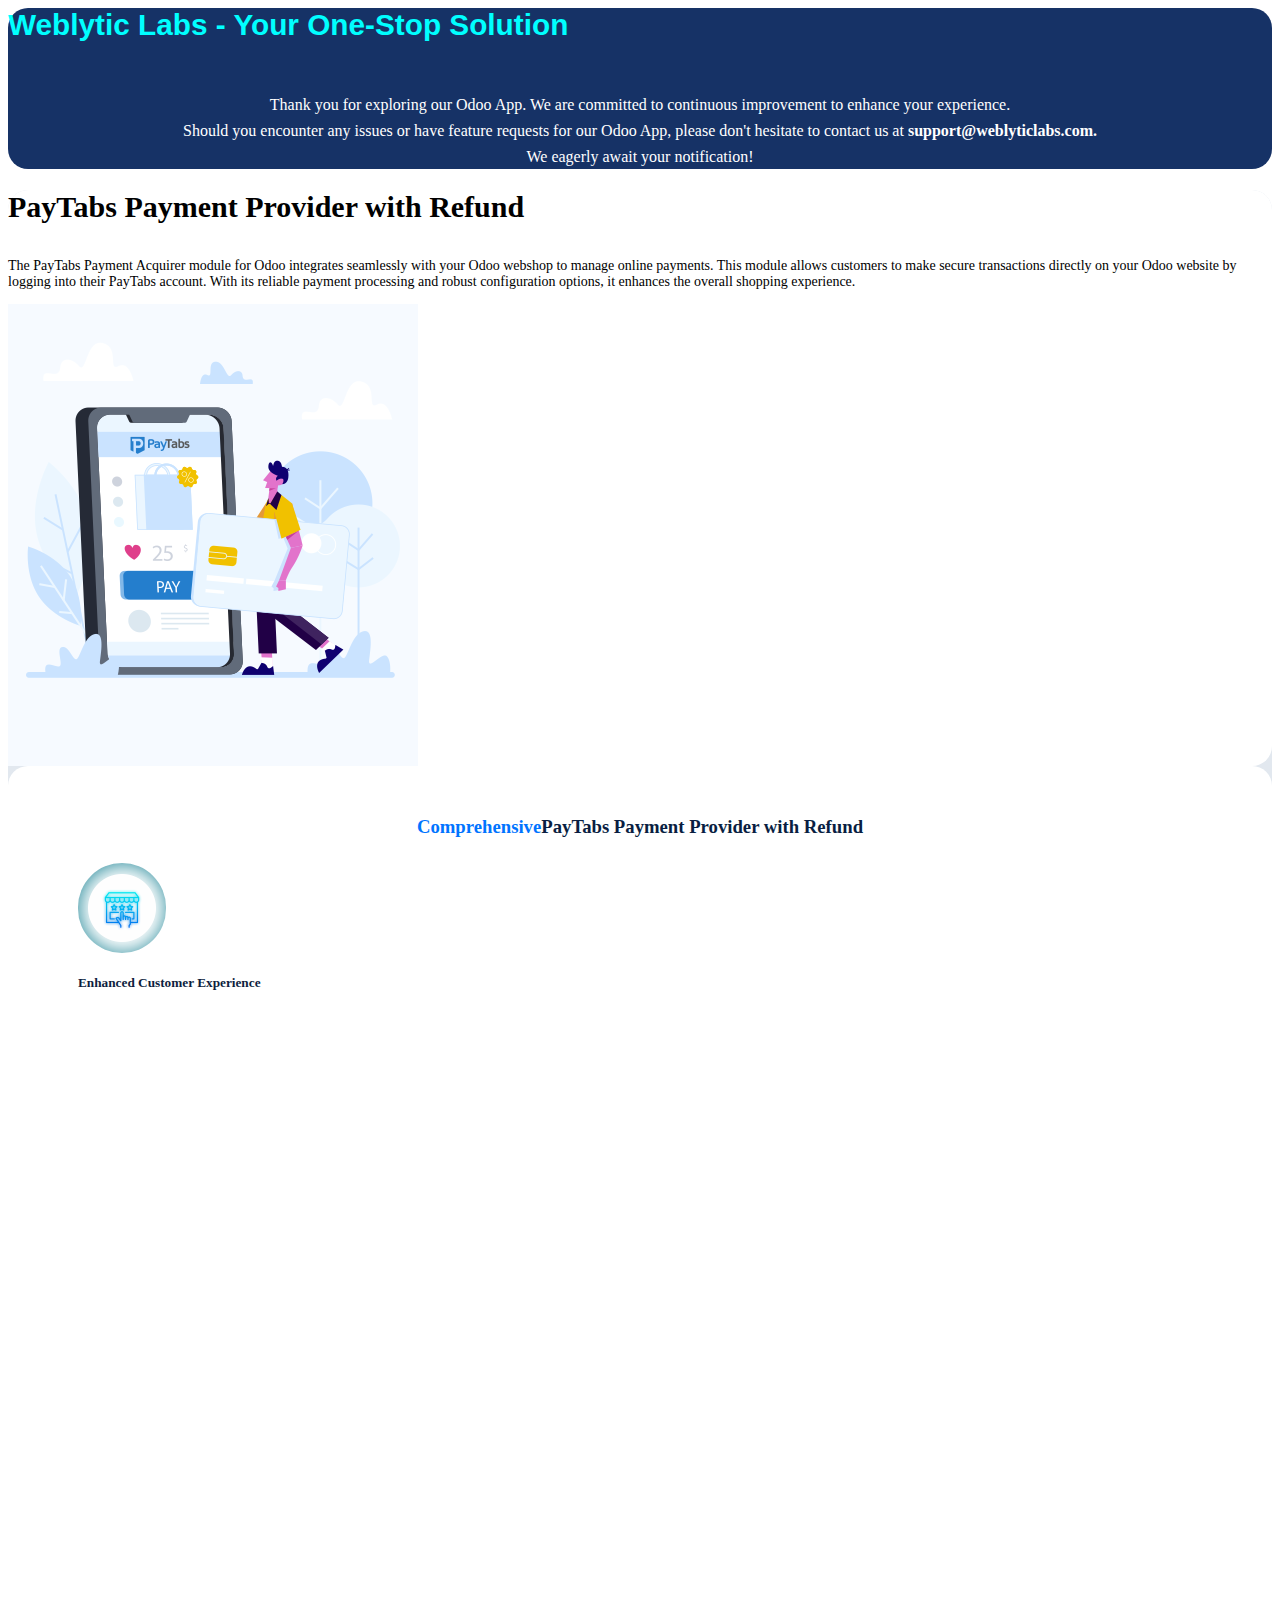
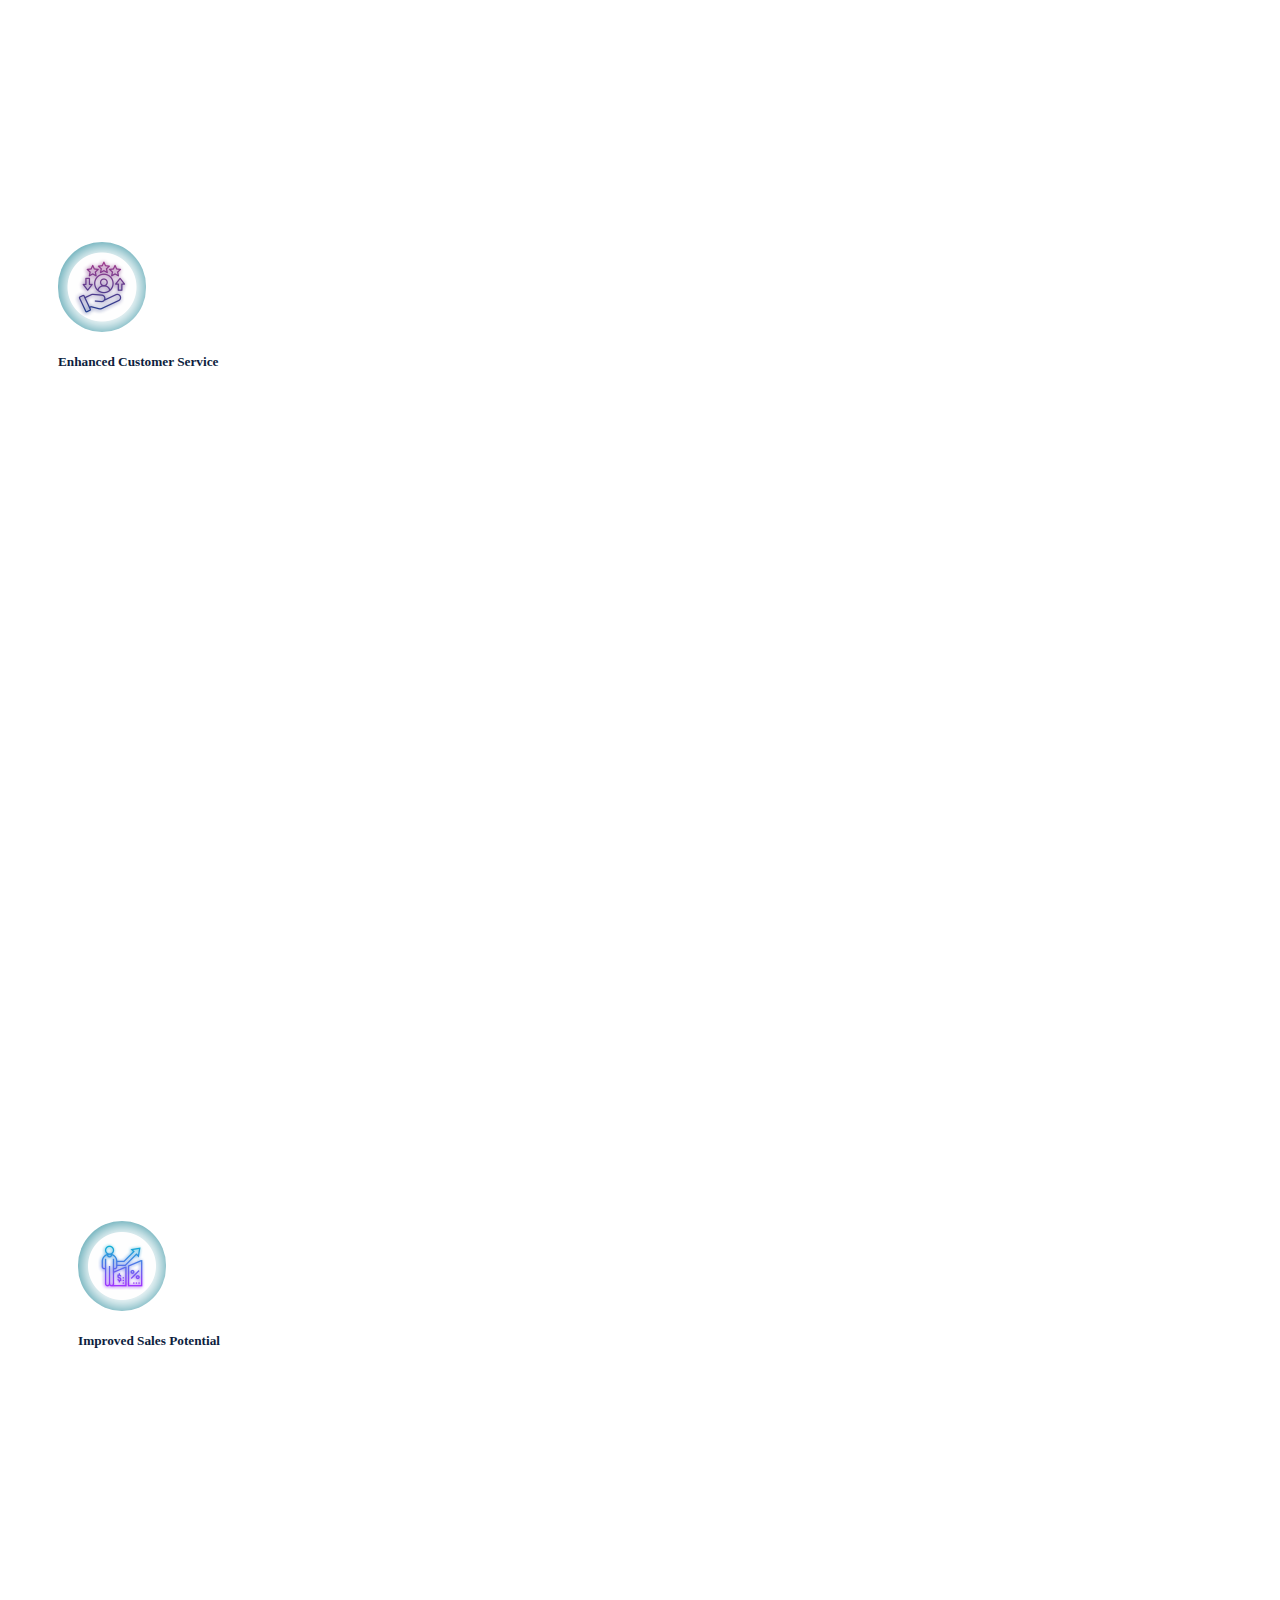
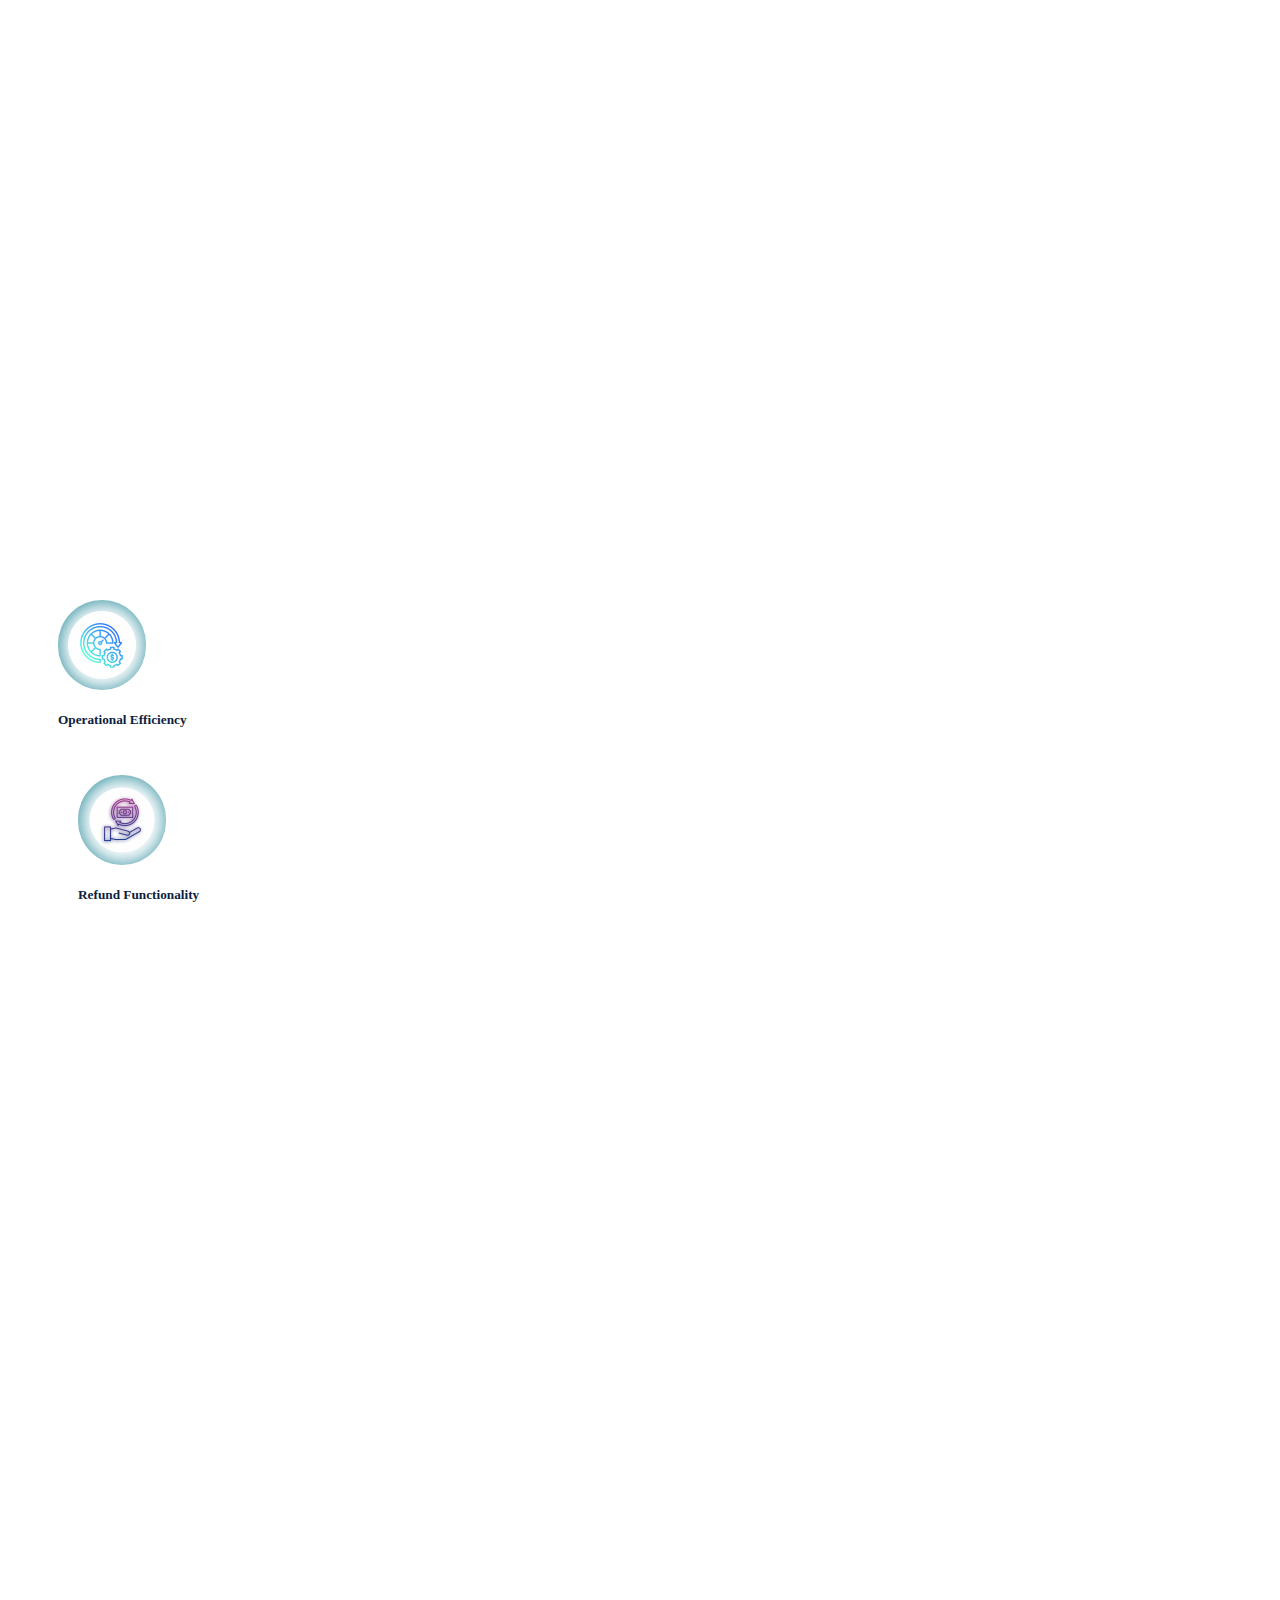
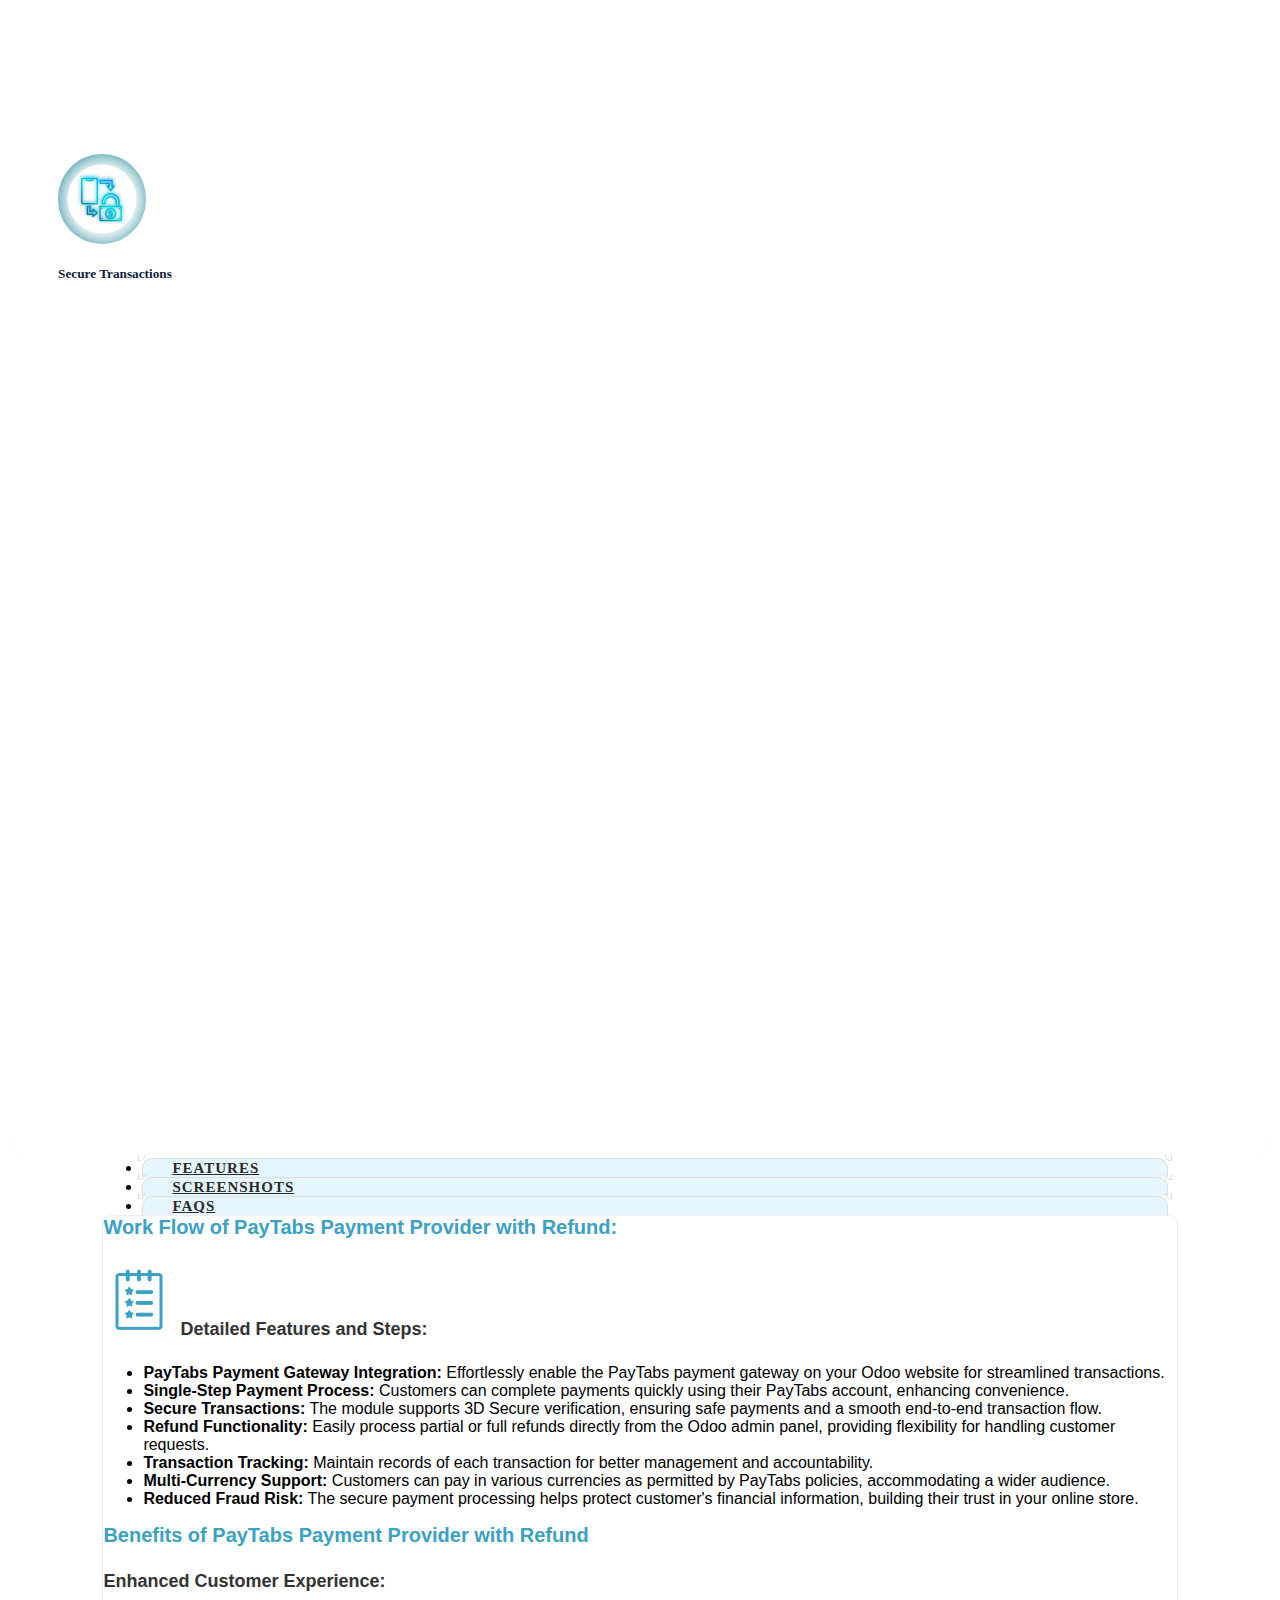
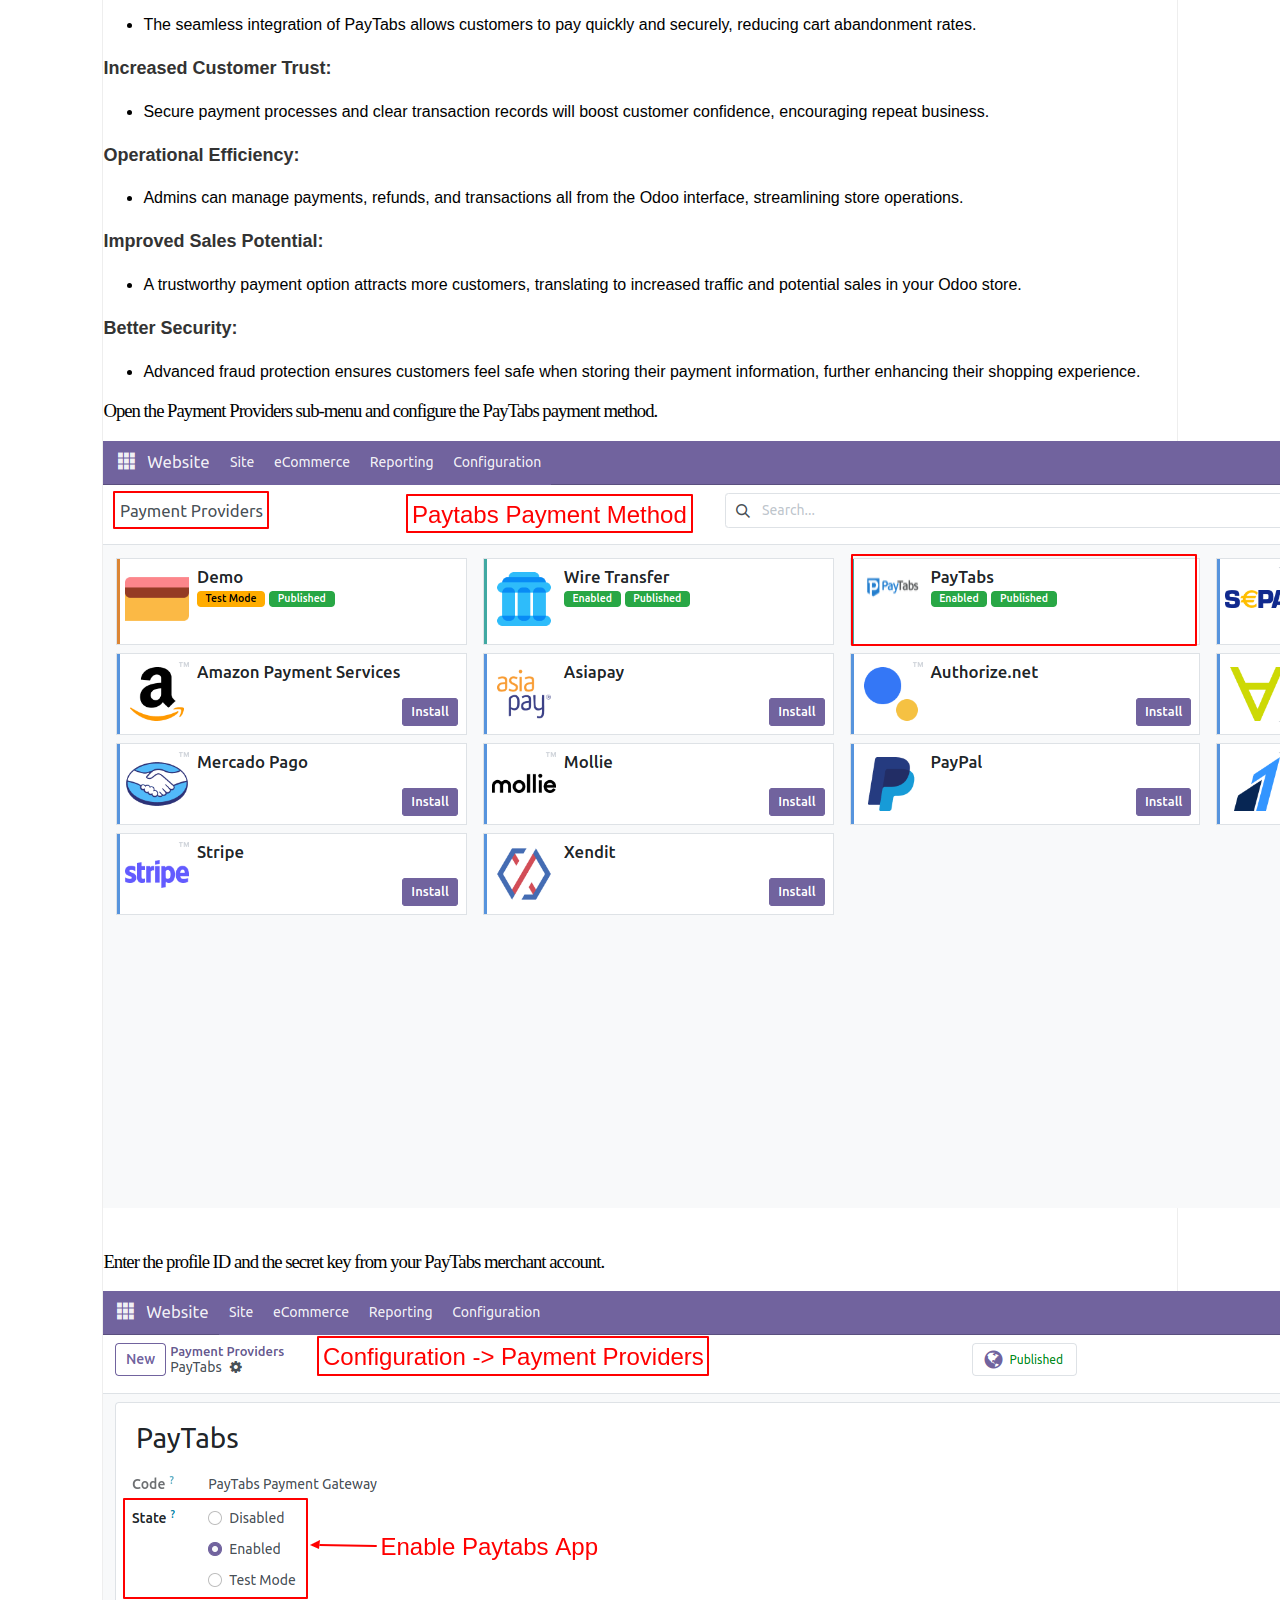
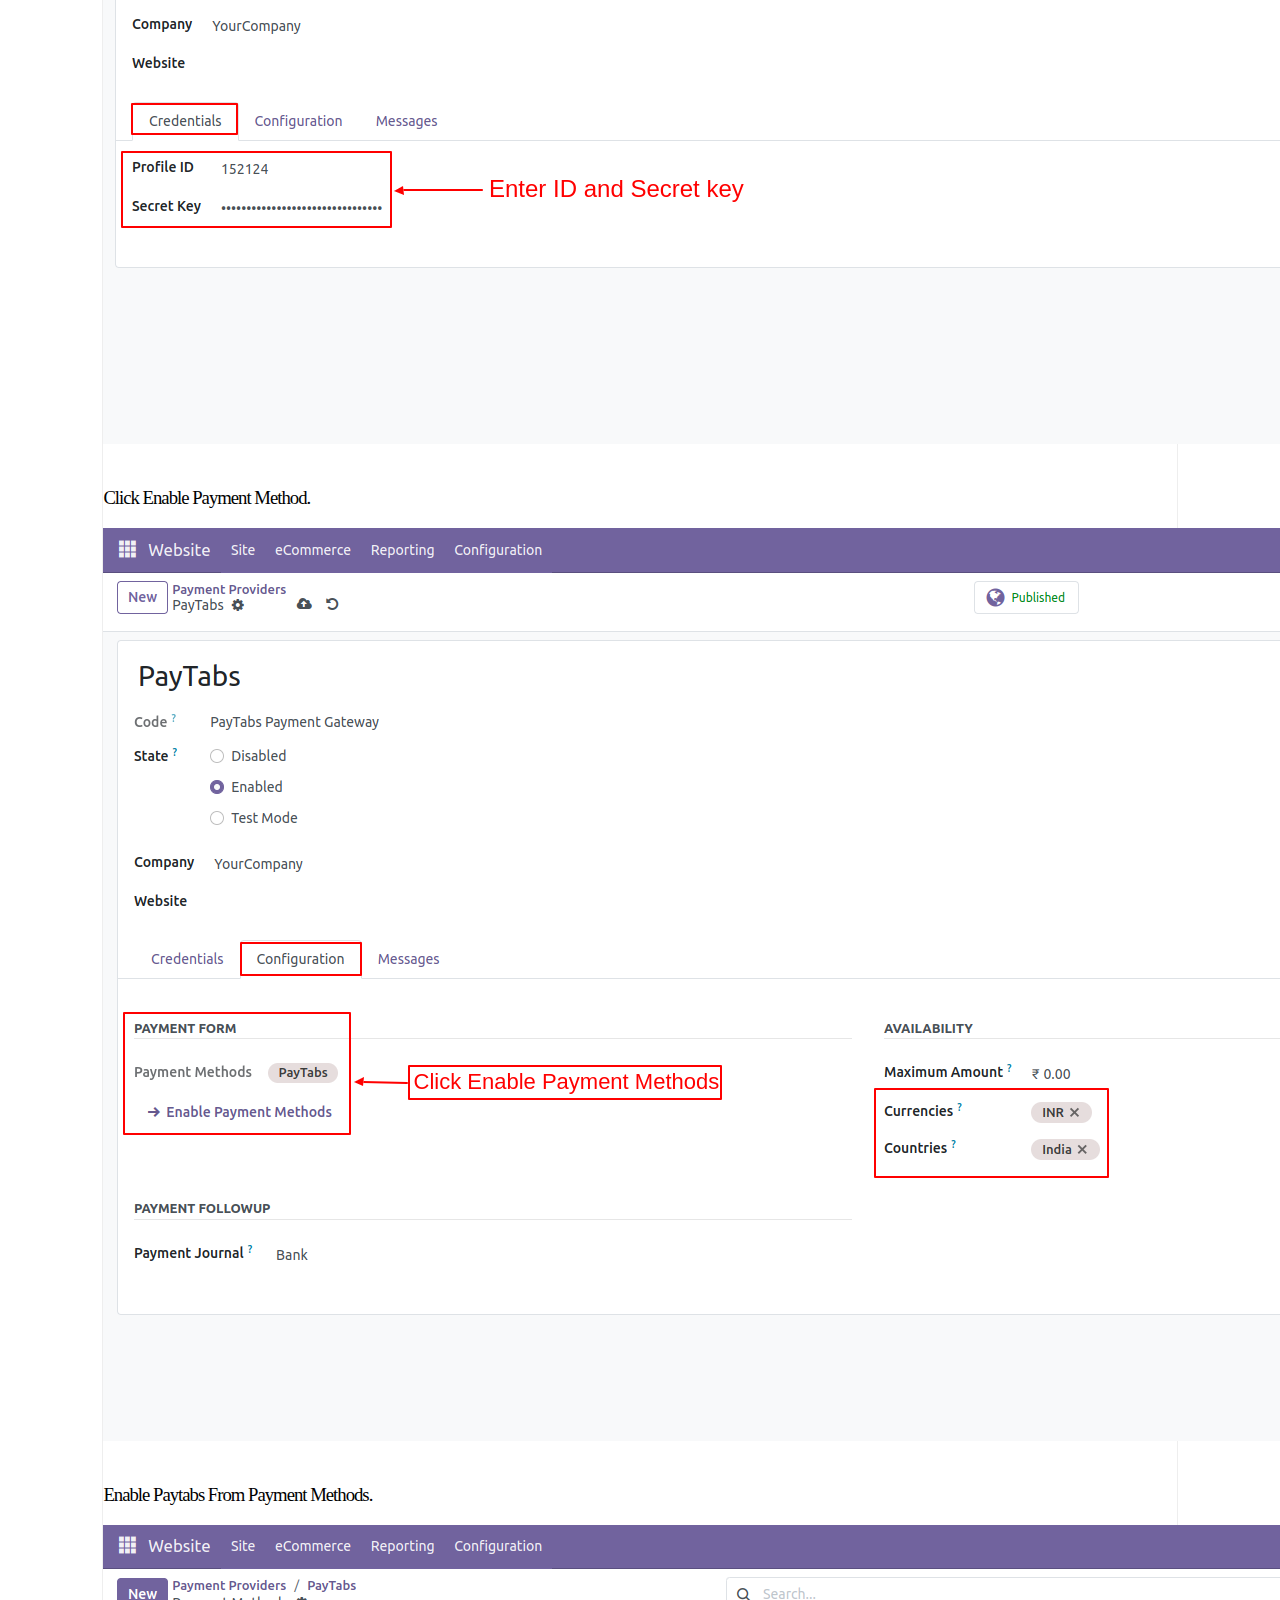
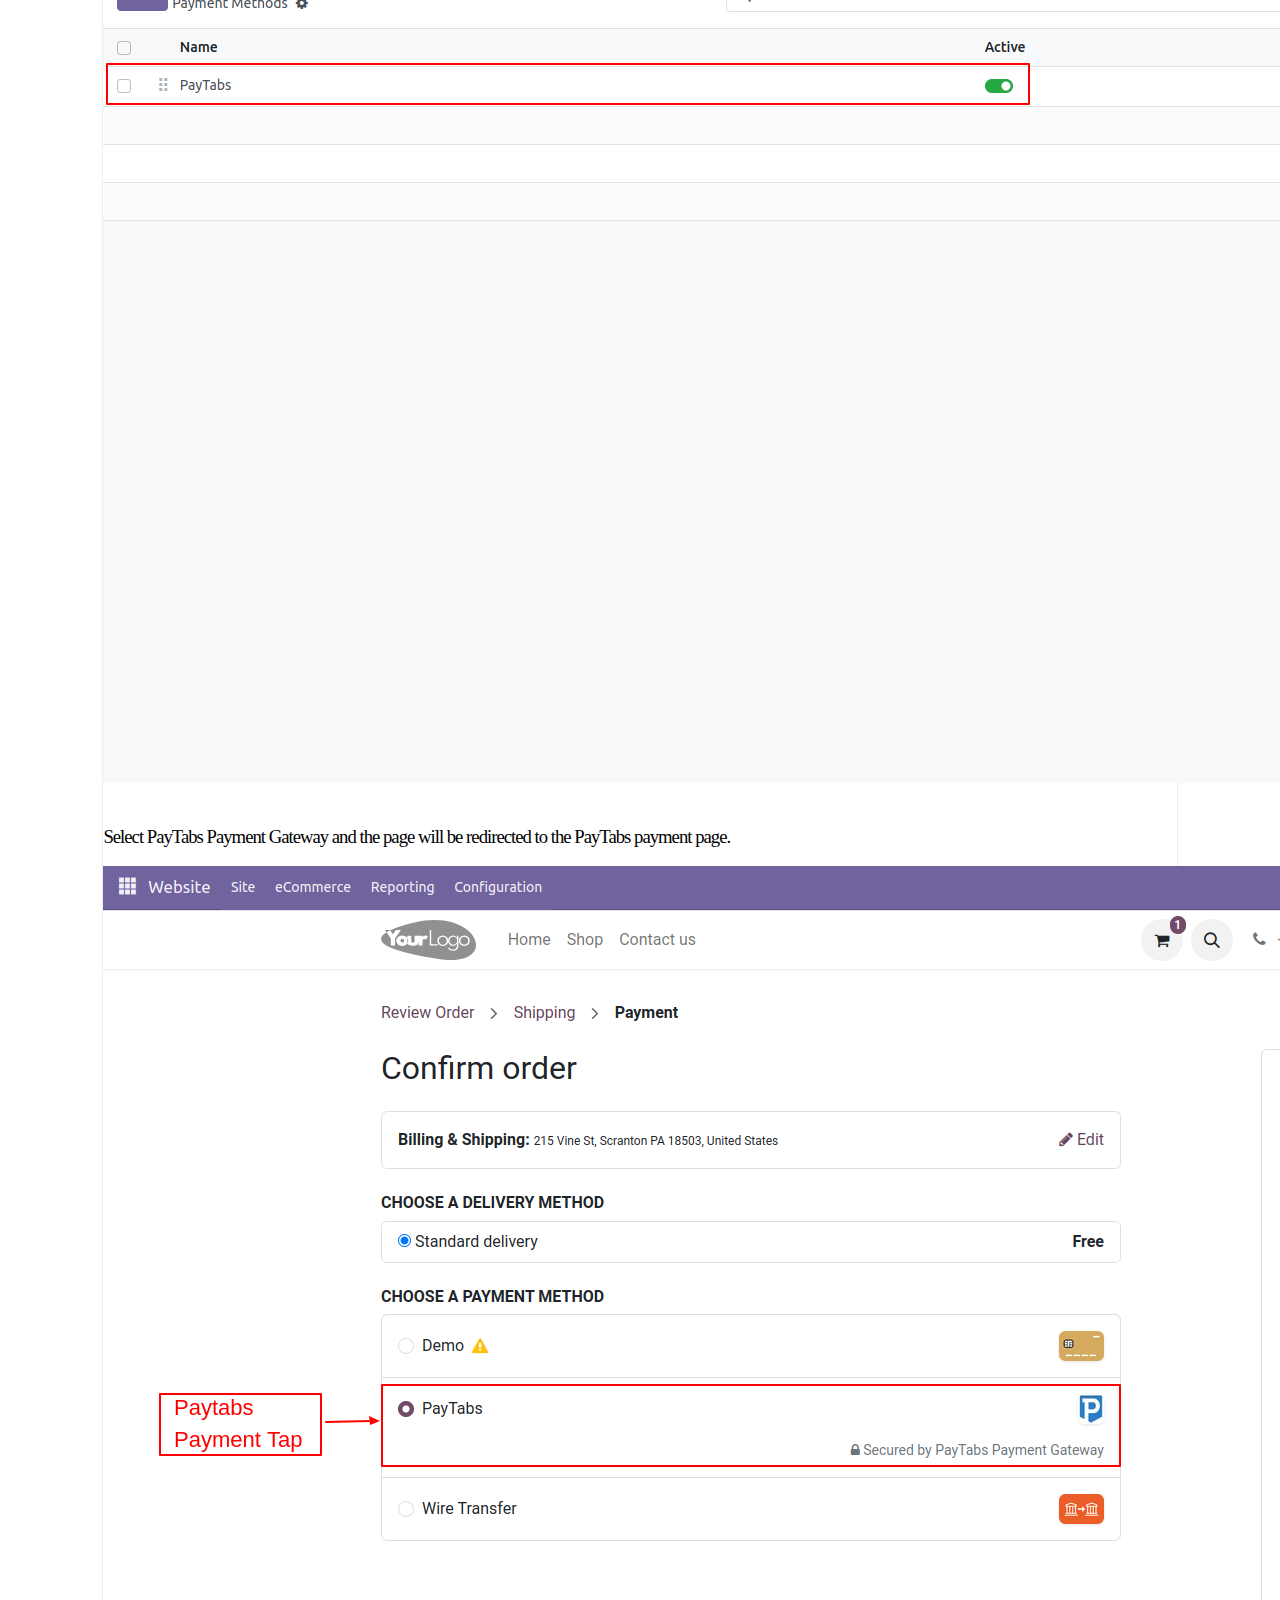
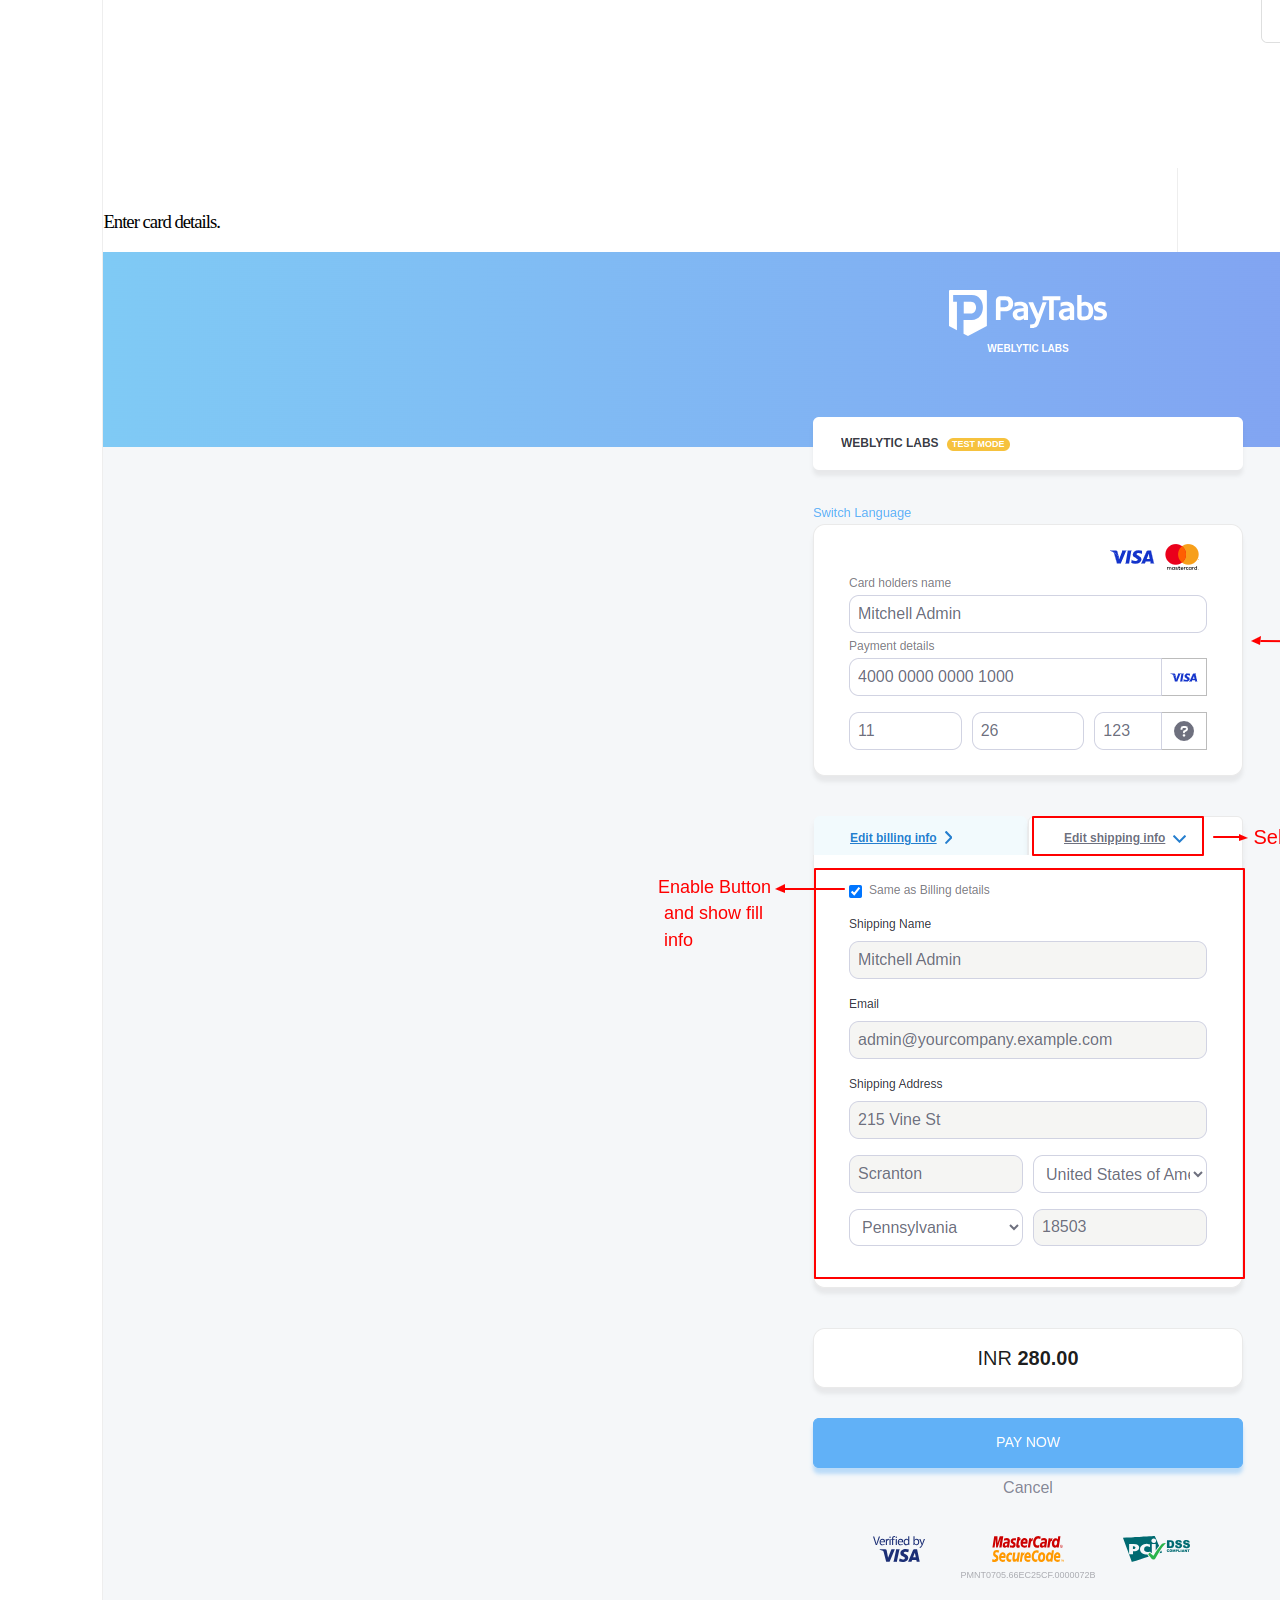
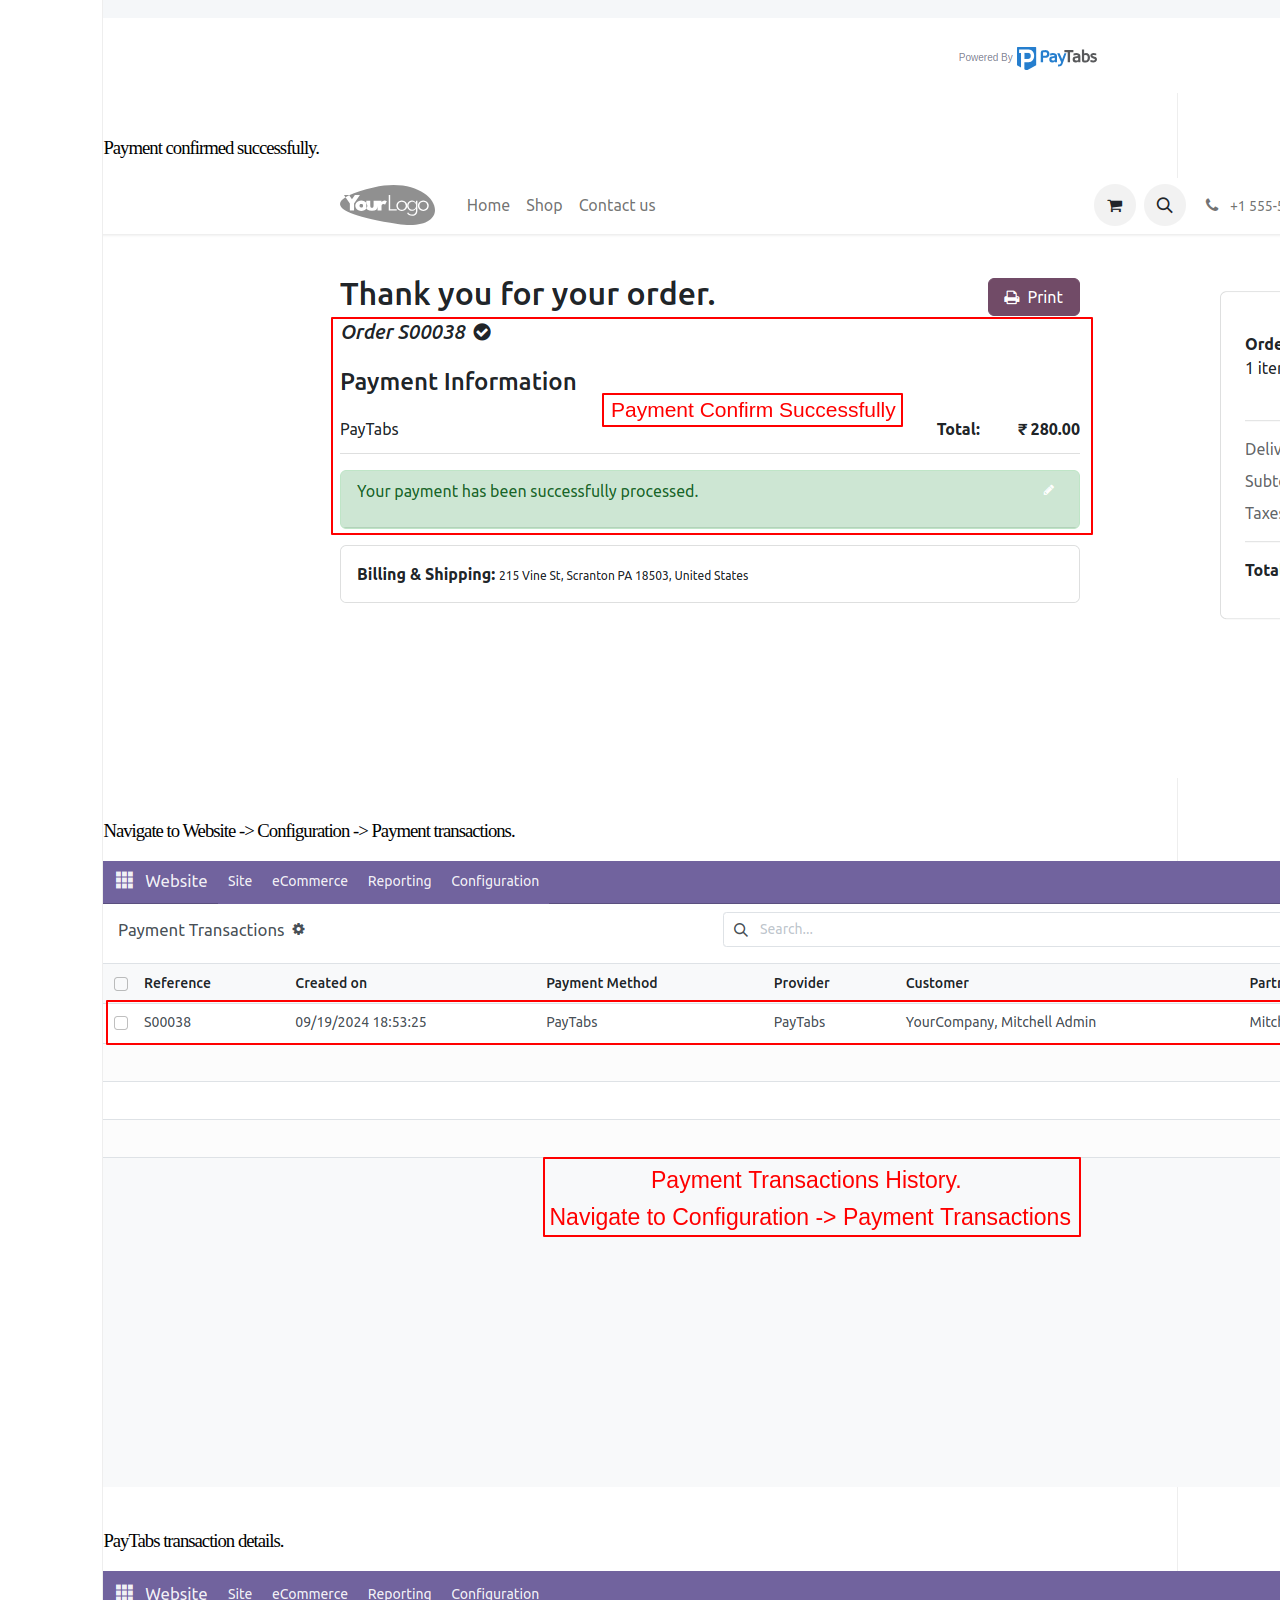
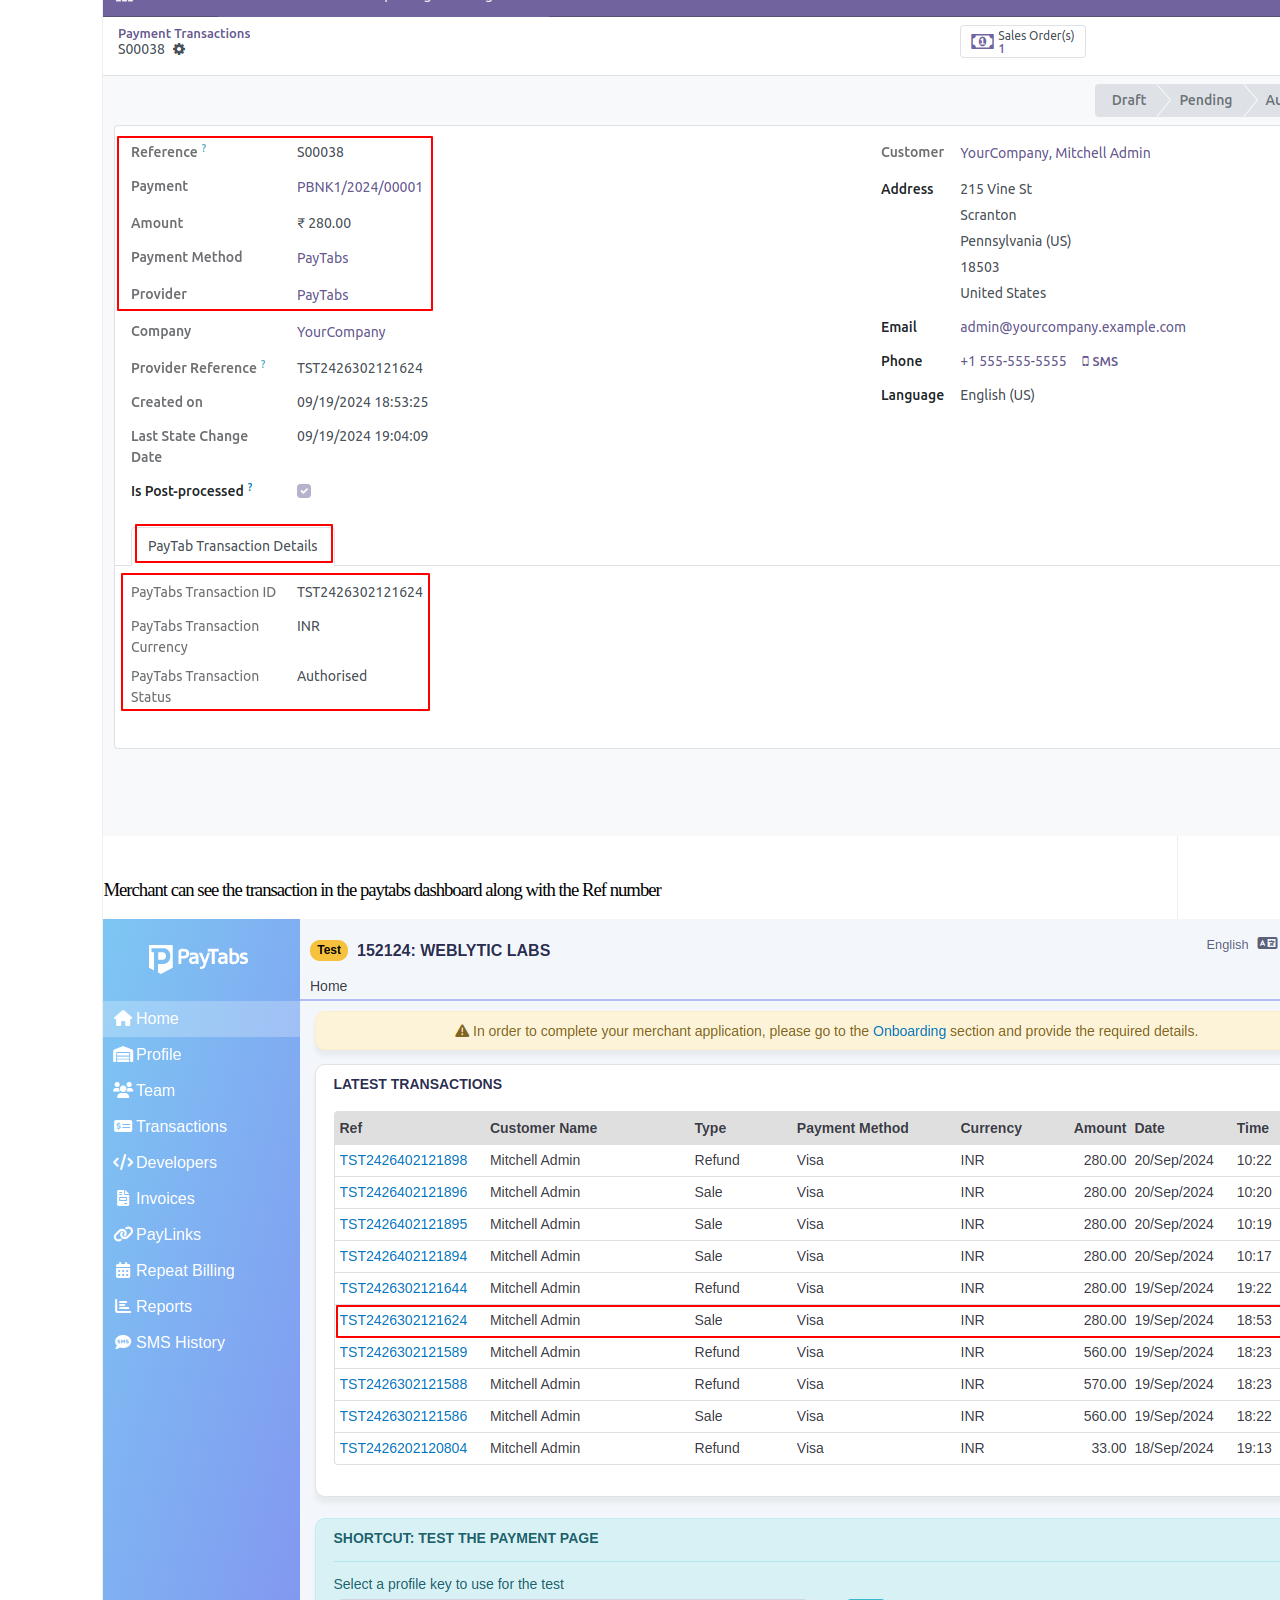
<file: wbl_payment_paytabs/static/description/index.html>
<html>
<body>
<section class="oe_styling_v8">
    <section class="oe_container mx-md-5 mb-0 border border-bottom-0">
        <div class="p-md-5 p-2 my-0 my-3" style="background-color:#163266; border-radius:20px">
            <div class="row">
                <div class="col-md-12 text-center">
                    <h5 style="font-family:'Inter', sans-serif; font-weight:bold; font-size:calc(1.06rem + 1vw); text-transform:capitalize; color:#00FFFF">
                        Weblytic Labs - Your one-stop solution
                    </h5>
                    <p style="font-family:Inter; font-style:normal; font-weight:normal; font-size:16px; line-height:162.5%; text-align:center; color:#FFFFFF">
                        Thank you for exploring our Odoo App. We are committed to continuous improvement to enhance your
                        experience.<br>
                        Should you encounter any issues or have feature requests for our Odoo App, please don't hesitate
                        to contact us at <b>support@weblyticlabs.com.</b><br>
                        We eagerly await your notification!
                </div>
            </div>
        </div>
    </section>
    <section class="oe_container mx-md-5 mb-0 border border-bottom-0"
             style="background-color:#e2e8ef ; border-top-left-radius:20px ; border-top-right-radius:20px ; border-width:2rem !important"
             id="wbl-header">
        <div class="row border mx-1" style="border-radius:20px; background-color:white">
            <div class=" col-md-6 mt32 mb32 ">
                <h1 class="px-3" style="font-size:30px; color:#000000; font-weight:bold">PayTabs Payment Provider with
                    Refund</h1>
                <div style="vertical-align:middle; display:grid">
                    <p style="font-size:14px; height:fit-content; width:auto" class="mb4 mt8 mr8 col-12">
                        The PayTabs Payment Acquirer module for Odoo integrates seamlessly with your Odoo webshop to
                        manage online payments. This module allows customers to make secure transactions directly on
                        your Odoo website by logging into their PayTabs account. With its reliable payment processing
                        and robust configuration options, it enhances the overall shopping experience.
                    </p>
                </div>
            </div>
            <div class="col-md-6 mt32 mb32">
                <img class="img-rounded col-12"
                     src="assets/misc/Description Image.png"
                     alt="Not found" width="auto" height="auto">
            </div>
        </div>
    </section>
    <section class="oe_container mx-md-5 border"
             style="background-color:#e2e8ef; border-bottom-right-radius:20px ; border-bottom-left-radius:20px ; border-width:2rem !important">
        <div class="row border mx-1" style="border-radius:20px; padding:25px; background-color:white">
            <h3 style="color:#091E42; opacity:1; font-family:&quot;Montserrat&quot;; text-align:center; margin:auto; padding:25px; font-weight:600"
                class="oe_slogan">
                <span class="p-3" style="color:#0074ff; font-weight:600">Comprehensive</span>PayTabs Payment Provider
                with Refund
            </h3>
            <div class="row">
                <div class="col-md-6 mt48" style="margin-top:45px !important;">
                    <div class="bg-white shadow"
                         style="border-radius:10px; margin:0px 0px 0px 20px; padding:25px; height:100%">
                        <p class="text-center mb4" style="margin-top:-70px">
                            <span style="" class=""><img
                                    src="assets/misc/Enhanced Customer Experience.png"
                                    style="height:90px; box-shadow: inset 1px 1px 20px 0px #248899; border-radius: 50px;"></span>
                        </p>
                        <div class="text-center">
                            <h5 style="color:#0e1e40; text-transform:capitalize" class="mb2 text-center">
                                Enhanced Customer Experience
                            </h5>
                        </div>
                    </div>
                </div>
                <div class="col-md-6 mt48" style="margin-top:45px !important;">
                    <div class="bg-white shadow"
                         style="border-radius:10px; margin:0px 20px 0px 0px; padding:25px; height:100%">
                        <p class="text-center mb4" style="margin-top:-70px">
                            <span style="" class=""><img
                                    src="assets/misc/Enhanced Customer Service.png"
                                    style="height:90px; box-shadow: inset 1px 1px 20px 0px #248899; border-radius: 50px;"></span>
                        </p>
                        <div class="text-center">
                            <h5 style="color:#0e1e40; text-transform:capitalize" class="mb2 text-center">
                                Enhanced Customer Service
                            </h5>
                        </div>
                    </div>
                </div>
                <div class="col-md-6 mt48" style="margin-top:45px !important;">
                    <div class="bg-white shadow"
                         style="border-radius:10px; margin:0px 0px 0px 20px; padding:25px; height:100%">
                        <p class="text-center mb4" style="margin-top:-70px">
                            <span style="" class=""><img
                                    src="assets/misc/Improved Sales Potential.png"
                                    style="height:90px; box-shadow: inset 1px 1px 20px 0px #248899; border-radius: 50px;"></span>
                        </p>
                        <div class="text-center">
                            <h5 style="color:#0e1e40; text-transform:capitalize" class="mb2 text-center">
                                Improved Sales Potential
                            </h5>
                        </div>
                    </div>
                </div>
                <div class="col-md-6 mt48" style="margin-top:45px !important;">
                    <div class="bg-white shadow" style="border-radius:10px; margin:0px 20px 0px 0px; padding:25px">
                        <p class="text-center mb4" style="margin-top:-70px">
                            <span style="" class=""><img
                                    src="assets/misc/Operational Efficiency.png"
                                    style="height:90px; box-shadow: inset 1px 1px 20px 0px #248899; border-radius: 50px;"></span>
                        </p>
                        <div class="text-center">
                            <h5 style="color:#0e1e40; text-transform:capitalize" class="mb2 text-center">
                                Operational Efficiency
                            </h5>
                        </div>
                    </div>
                </div>
                <div class="col-md-6 mt48" style="margin-top:45px !important;">
                    <div class="bg-white shadow"
                         style="border-radius:10px; margin:0px 0px 0px 20px; padding:25px; height:100%">
                        <p class="text-center mb4" style="margin-top:-70px">
                            <span style="" class=""><img
                                    src="assets/misc/Refund Functionality.png"
                                    style="height:90px; box-shadow: inset 1px 1px 20px 0px #248899; border-radius: 50px;"></span>
                        </p>
                        <div class="text-center">
                            <h5 style="color:#0e1e40; text-transform:capitalize" class="mb2 text-center">
                                Refund Functionality
                            </h5>
                        </div>
                    </div>
                </div>
                <div class="col-md-6 mt48" style="margin-top:45px !important;">
                    <div class="bg-white shadow"
                         style="border-radius:10px; margin:0px 20px 0px 0px; padding:25px; height:100%">
                        <p class="text-center mb4" style="margin-top:-70px">
                            <span style="" class=""><img
                                    src="assets/misc/Secure Transactions.png"
                                    style="height:90px; box-shadow: inset 1px 1px 20px 0px #248899; border-radius: 50px;"></span>
                        </p>
                        <div class="text-center">
                            <h5 style="text-transform:capitalize; color:#0e1e40" class="mb2 text-center">
                                Secure Transactions
                            </h5>
                        </div>
                    </div>
                </div>
            </div>
        </div>
    </section>
    <section class="oe_container mt32 mb32" style="margin-left:calc(-42vw + 50%); width:84vw">
        <section id="weblytic_tabs" class="row"
                 style="max-width:1540px; margin:0 auto; padding-bottom:64px; border-radius:15px">
            <ul role="tablist" class="nav nav-tabs justify-content-center" data-tabs="tabs"
                style="border:none; background-color:unset; margin:0 auto">
                <li class="nav-item"
                    style="border-top-right-radius:10px; border-top-left-radius:10px; background-color:#e6f6ff; margin-right:10px; border:1px solid #ddd; border-bottom:0">
                    <a href="#ept_features" data-bs-toggle="tab" aria-expanded="true"
                       class="show active"
                       style="font-family:Roboto; text-transform:uppercase; font-weight:600; font-size:15px; letter-spacing:1px; padding:11px 20px; border-top-left-radius:10px; border-top-right-radius:10px; color:#2b2b2b; border:1px solid transparent">
                        <i class="fa fa-check-square-o" style="width:18px; margin-top:-4px; margin-right:6px"></i>Features</a>
                    <span class="border-left-0"
                          style="float:left; margin-top:-4px; margin-left:-5px; width:5px; height:5px; border:1px solid #ddd; border-top:0; border-radius:0 0 5px 0"></span>
                    <span class="border-right-0"
                          style="float:right; margin-top:-4px; margin-right:-5px; width:5px; height:5px; border:1px solid #ddd; border-top:0; border-radius:0 0 0 5px"></span>
                </li>
                <li class="nav-item"
                    style="border-top-right-radius:10px; border-top-left-radius:10px; background-color:#e6f6ff; margin-right:10px; border:1px solid #ddd; border-bottom:0">
                    <a href="#screenshots" data-bs-toggle="tab" aria-expanded="true" class="show"
                       style="font-family:Roboto; text-transform:uppercase; font-weight:600; font-size:15px; letter-spacing:1px; padding:11px 20px; border-top-left-radius:10px; border-top-right-radius:10px; color:#2b2b2b; border:1px solid transparent">
                        <i class="fa fa-picture-o" style="width:18px; margin-top:-4px; margin-right:6px"></i>Screenshots</a>
                    <span class="border-left-0"
                          style="float:left; margin-top:-4px; margin-left:-5px; width:5px; height:5px; border:1px solid #ddd; border-top:0; border-radius:0 0 5px 0"></span>
                    <span class="border-right-0"
                          style="float:right; margin-top:-4px; margin-right:-5px; width:5px; height:5px; border:1px solid #ddd; border-top:0; border-radius:0 0 0 5px"></span>
                </li>
                <li class="nav-item"
                    style="border-top-right-radius:10px; border-top-left-radius:10px; background-color:#e6f6ff; margin-right:10px; border:1px solid #ddd; border-bottom:0">
                    <a href="#faqs" data-bs-toggle="tab" aria-expanded="true" class="show"
                       style="font-family:Roboto; text-transform:uppercase; font-weight:600; font-size:15px; letter-spacing:1px; padding:11px 20px; border-top-left-radius:10px; border-top-right-radius:10px; color:#2b2b2b; border:1px solid transparent">
                        <i class="fa fa-question-circle-o" style="width:18px; margin-top:-4px; margin-right:6px"></i>FAQs</a>
                    <span class="border-left-0"
                          style="float:left; margin-top:-4px; margin-left:-5px; width:5px; height:5px; border:1px solid #ddd; border-top:0; border-radius:0 0 5px 0"></span>
                    <span class="border-right-0"
                          style="float:right; margin-top:-4px; margin-right:-5px; width:5px; height:5px; border:1px solid #ddd; border-top:0; border-radius:0 0 0 5px"></span>
                </li>
            </ul>
            <section class="container-fluid" style="border:1px solid #eee; border-radius:10px">
                <div class="tab-content container pt-3" id="tabs_content-1">
                    <!-- Features Tabs -->
                    <div class="container-fluid">
                        <div class="tab-content container pt-3" id="tabs_content-2">
                            <!-- Features Tabs -->
                            <div class="tab-pane show active" id="ept_features">
                                <div class="container">
                                    <section class="mt32 mb32">
                                        <div class="p-4 mb-2 ml32 mr32"
                                             style="color:#3ba1c5; font-family:'Open Sans', sans-serif">
                                            <span style="font-size:20px; font-weight:600">
                                                Work Flow of PayTabs Payment Provider with Refund:
                                            </span>
                                        </div>
                                        <div class="row pt-2 ml64 mr64" style="font-family:'Open Sans',sans-serif">
                                            <div class="col col-12 col-md-12 mb-4"
                                                 style="font-weight:normal; font-size:16px">
                                                <div class="shadow p-4 h-100">
                                                    <h4 style="color:#333333; font-family:'Open Sans',sans-serif; font-weight:600; font-size:18px">
                                                        <img class="img-rounded"
                                                             src="assets/misc/Feature Icon.png"
                                                             alt="Not found">
                                                        Detailed Features and Steps:</h4>
                                                    <ul class="fa-ul mt-2 p-2">
                                                        <li class="pb-2"><i class="fa-li fa fa-check"
                                                                            style="color:#bee0ec"></i>
                                                            <b>PayTabs Payment Gateway Integration:</b> Effortlessly
                                                            enable the PayTabs payment gateway on your Odoo website for
                                                            streamlined transactions.
                                                        </li>
                                                        <li class="pb-2"><i class="fa-li fa fa-check"
                                                                            style="color:#bee0ec"></i>
                                                            <b>Single-Step Payment Process:</b> Customers can complete
                                                            payments quickly using their PayTabs account, enhancing
                                                            convenience.
                                                        </li>
                                                        <li class="pb-2"><i class="fa-li fa fa-check"
                                                                            style="color:#bee0ec"></i>
                                                            <b>Secure Transactions:</b> The module supports 3D Secure
                                                            verification, ensuring safe payments and a smooth end-to-end
                                                            transaction flow.
                                                        </li>
                                                        <li class="pb-2"><i class="fa-li fa fa-check"
                                                                            style="color:#bee0ec"></i>
                                                            <b>Refund Functionality:</b> Easily process partial or full
                                                            refunds directly from the Odoo admin panel, providing
                                                            flexibility for handling customer requests.
                                                        </li>
                                                        <li class="pb-2"><i class="fa-li fa fa-check"
                                                                            style="color:#bee0ec"></i>
                                                            <b>Transaction Tracking:</b> Maintain records of each
                                                            transaction for better management and accountability.
                                                        </li>
                                                        <li class="pb-2"><i class="fa-li fa fa-check"
                                                                            style="color:#bee0ec"></i>
                                                            <b>Multi-Currency Support:</b> Customers can pay in various
                                                            currencies as permitted by PayTabs policies, accommodating a
                                                            wider audience.
                                                        </li>
                                                        <li class="pb-2"><i class="fa-li fa fa-check"
                                                                            style="color:#bee0ec"></i>
                                                            <b>Reduced Fraud Risk:</b> The secure payment processing
                                                            helps protect customer's financial information, building
                                                            their trust in your online store.
                                                        </li>
                                                    </ul>
                                                </div>
                                            </div>
                                        </div>
                                        <div class="p-4 mb-2 ml32 mr32"
                                             style="color:#3ba1c5; font-family:'Open Sans', sans-serif">
                                            <span style="font-size:20px; font-weight:600">
                                                Benefits of PayTabs Payment Provider with Refund
                                            </span>
                                        </div>
                                        <div class="row pt-2 ml64 mr64" style="font-family:'Open Sans',sans-serif">
                                            <div class="col col-12 col-md-6 mb-4"
                                                 style="font-weight:normal; font-size:16px">
                                                <div class="shadow p-4 h-100">
                                                    <h4 style="color:#333333; font-family:'Open Sans',sans-serif; font-weight:600; font-size:18px">
                                                        Enhanced Customer Experience:
                                                    </h4>
                                                    <ul class="fa-ul mt-2 p-2">
                                                        <li class="pb-2"><i class="fa-li fa fa-check"
                                                                            style="color:#bee0ec"></i>
                                                            The seamless integration of PayTabs allows customers to pay
                                                            quickly and securely, reducing cart abandonment rates.
                                                        </li>
                                                    </ul>
                                                </div>
                                            </div>
                                            <div class="col col-12 col-md-6 mb-4"
                                                 style="font-weight:normal; font-size:16px">
                                                <div class="shadow p-4 h-100">
                                                    <h4 style="color:#333333; font-family:'Open Sans',sans-serif; font-weight:600; font-size:18px">
                                                        Increased Customer Trust:
                                                    </h4>
                                                    <ul class="fa-ul mt-2 p-2">
                                                        <li class="pb-2"><i class="fa-li fa fa-check"
                                                                            style="color:#bee0ec"></i>
                                                            Secure payment processes and clear transaction records will
                                                            boost customer confidence, encouraging repeat business.
                                                        </li>
                                                    </ul>
                                                </div>
                                            </div>
                                            <div class="col col-12 col-md-6 mb-4"
                                                 style="font-weight:normal; font-size:16px">
                                                <div class="shadow p-4 h-100">
                                                    <h4 style="color:#333333; font-family:'Open Sans',sans-serif; font-weight:600; font-size:18px">
                                                        Operational Efficiency:
                                                    </h4>
                                                    <ul class="fa-ul mt-2 p-2">
                                                        <li class="pb-2"><i class="fa-li fa fa-check"
                                                                            style="color:#bee0ec"></i>
                                                            Admins can manage payments, refunds, and transactions all
                                                            from the Odoo interface, streamlining store operations.
                                                        </li>
                                                    </ul>
                                                </div>
                                            </div>
                                            <div class="col col-12 col-md-6 mb-4"
                                                 style="font-weight:normal; font-size:16px">
                                                <div class="shadow p-4 h-100">
                                                    <h4 style="color:#333333; font-family:'Open Sans',sans-serif; font-weight:600; font-size:18px">
                                                        Improved Sales Potential:
                                                    </h4>
                                                    <ul class="fa-ul mt-2 p-2">
                                                        <li class="pb-2"><i class="fa-li fa fa-check"
                                                                            style="color:#bee0ec"></i>
                                                            A trustworthy payment option attracts more customers,
                                                            translating to increased traffic and potential sales in your
                                                            Odoo store.
                                                        </li>
                                                    </ul>
                                                </div>
                                            </div>
                                            <div class="col col-12 col-md-6 mb-4"
                                                 style="font-weight:normal; font-size:16px">
                                                <div class="shadow p-4 h-100">
                                                    <h4 style="color:#333333; font-family:'Open Sans',sans-serif; font-weight:600; font-size:18px">
                                                        Better Security:
                                                    </h4>
                                                    <ul class="fa-ul mt-2 p-2">
                                                        <li class="pb-2"><i class="fa-li fa fa-check"
                                                                            style="color:#bee0ec"></i>
                                                            Advanced fraud protection ensures customers feel safe when
                                                            storing their payment information, further enhancing their
                                                            shopping experience.
                                                        </li>
                                                    </ul>
                                                </div>
                                            </div>
                                        </div>
                                    </section>
                                </div>
                            </div>
                            <div class="tab-pane" id="screenshots">
                                <section class="oe_container mt48">
                                    <div style="margin-bottom:4%">
                                        <h3 class="text-center mb32"
                                            style="letter-spacing:-1px !important; font-family:Roboto; font-weight:400">
                                            Open the Payment Providers sub-menu and configure the PayTabs payment
                                            method.
                                        </h3>
                                        <div class="mt16 mb16">
                                            <img src="assets/screenshots/S1.png"
                                                 class="img img-responsive center-block">
                                        </div>
                                    </div>
                                    <div style="margin-bottom:4%">
                                        <h3 class="text-center mb32"
                                            style="letter-spacing:-1px !important; font-family:Roboto; font-weight:400">
                                            Enter the profile ID and the secret key from your PayTabs merchant account.
                                        </h3>
                                        <div class="mt16 mb16">
                                            <img src="assets/screenshots/S2.png"
                                                 class="img img-responsive center-block">
                                        </div>
                                    </div>
                                    <div style="margin-bottom:4%">
                                        <h3 class="text-center mb32"
                                            style="letter-spacing:-1px !important; font-family:Roboto; font-weight:400">
                                            Click Enable Payment Method.</h3>
                                        <div class="mt16 mb16">
                                            <img src="assets/screenshots/S3.png"
                                                 class="img img-responsive center-block">
                                        </div>
                                    </div>
                                    <div style="margin-bottom:4%">
                                        <h3 class="text-center mb32"
                                            style="letter-spacing:-1px !important; font-family:Roboto; font-weight:400">
                                            Enable Paytabs From Payment Methods.</h3>
                                        <div class="mt16 mb16">
                                            <img src="assets/screenshots/S4.png"
                                                 class="img img-responsive center-block">
                                        </div>
                                    </div>
                                    <div style="margin-bottom:4%">
                                        <h3 class="text-center mb32"
                                            style="letter-spacing:-1px !important; font-family:Roboto; font-weight:400">
                                            Select PayTabs Payment Gateway and the page will be redirected to the
                                            PayTabs payment page.</h3>
                                        <div class="mt16 mb16">
                                            <img src="assets/screenshots/S5.png"
                                                 class="img img-responsive center-block">
                                        </div>
                                    </div>
                                    <div style="margin-bottom:4%">
                                        <h3 class="text-center mb32"
                                            style="letter-spacing:-1px !important; font-family:Roboto; font-weight:400">
                                            Enter card details.
                                        </h3>
                                        <div class="mt16 mb16">
                                            <img src="assets/screenshots/S6.png"
                                                 class="img img-responsive center-block">
                                        </div>
                                    </div>
                                    <div style="margin-bottom:4%">
                                        <h3 class="text-center mb32"
                                            style="letter-spacing:-1px !important; font-family:Roboto; font-weight:400">
                                            Payment confirmed successfully.
                                        </h3>
                                        <div class="mt16 mb16">
                                            <img src="assets/screenshots/S7.png"
                                                 class="img img-responsive center-block">
                                        </div>
                                    </div>
                                    <div style="margin-bottom:4%">
                                        <h3 class="text-center mb32"
                                            style="letter-spacing:-1px !important; font-family:Roboto; font-weight:400">
                                            Navigate to Website -> Configuration -> Payment transactions.</h3>
                                        <div class="mt16 mb16">
                                            <img src="assets/screenshots/S8.png"
                                                 class="img img-responsive center-block">
                                        </div>
                                    </div>
                                    <div style="margin-bottom:4%">
                                        <h3 class="text-center mb32"
                                            style="letter-spacing:-1px !important; font-family:Roboto; font-weight:400">
                                            PayTabs transaction details.
                                        </h3>
                                        <div class="mt16 mb16">
                                            <img src="assets/screenshots/S9.png"
                                                 class="img img-responsive center-block">
                                        </div>
                                    </div>
                                    <div style="margin-bottom:4%">
                                        <h3 class="text-center mb32"
                                            style="letter-spacing:-1px !important; font-family:Roboto; font-weight:400">
                                            Merchant can see the transaction in the paytabs dashboard along with the Ref
                                            number</h3>
                                        <div class="mt16 mb16">
                                            <img src="assets/screenshots/S14.png"
                                                 class="img img-responsive center-block">
                                        </div>
                                    </div>
                                    <div style="margin-bottom:4%">
                                        <h3 class="text-center mb32"
                                            style="letter-spacing:-1px !important; font-family:Roboto; font-weight:400">
                                            Click on this button to do refund.</h3>
                                        <div class="mt16 mb16">
                                            <img src="assets/screenshots/S10.png"
                                                 class="img img-responsive center-block">
                                        </div>
                                    </div>
                                    <div style="margin-bottom:4%">
                                        <h3 class="text-center mb32"
                                            style="letter-spacing:-1px !important; font-family:Roboto; font-weight:400">
                                            Fill Your Refund amount & Reason.</h3>
                                        <div class="mt16 mb16">
                                            <img src="assets/screenshots/S11.png"
                                                 class="img img-responsive center-block">
                                        </div>
                                    </div>
                                    <div style="margin-bottom:4%">
                                        <h3 class="text-center mb32"
                                            style="letter-spacing:-1px !important; font-family:Roboto; font-weight:400">
                                            Refund transaction history. Navigate to Configuration->Payment Transaction
                                        </h3>
                                        <div class="mt16 mb16">
                                            <img src="assets/screenshots/S12.png"
                                                 class="img img-responsive center-block">
                                        </div>
                                    </div>
                                    <div style="margin-bottom:4%">
                                        <h3 class="text-center mb32"
                                            style="letter-spacing:-1px !important; font-family:Roboto; font-weight:400">
                                            PayTabs refund transaction details.</h3>
                                        <div class="mt16 mb16">
                                            <img src="assets/screenshots/S13.png"
                                                 class="img img-responsive center-block">
                                        </div>
                                    </div>
                                    <div style="margin-bottom:4%">
                                        <h3 class="text-center mb32"
                                            style="letter-spacing:-1px !important; font-family:Roboto; font-weight:400">
                                            Merchant can see the refund transaction in the paytabs dashboard along with
                                            the Ref number</h3>
                                        <div class="mt16 mb16">
                                            <img src="assets/screenshots/S15.png"
                                                 class="img img-responsive center-block">
                                        </div>
                                    </div>
                                </section>
                            </div>
                            <div class="tab-pane" id="faqs" role="tabpanel" aria-labelledby="faqs_tab">
                                <div class="mb48"></div>
                                <section class="oe_container  px-2">
                                    <div class="s_faq mt32 mb32"
                                         style="border-radius:10px; background-color:#fff !important">
                                        <div class="panel-group" id="accordion" role="tablist"
                                             aria-multiselectable="true">
                                            <div class="panel-group" style="margin-bottom:20px">
                                                <div class="panel panel-default overflow-hidden"
                                                     style="border-radius:10px">
                                                    <div class="panel-heading mt0"
                                                         style="border:1px solid transparent !important">
                                                        <h4 class="panel-title  p-2"
                                                            style="margin:0">
                                                            <a class="collapsed"
                                                               style="color:#000; font-size:20px; font-weight:500; font-family:Roboto; padding:15px 15px 15px 50px; line-height:158%"
                                                               data-bs-toggle="collapse" href="#faq2"
                                                               aria-expanded="false">
                                                                <span class="panelcontent"> Can I customize your Odoo extensions to suit my business needs? </span>
                                                            </a>
                                                        </h4>
                                                    </div>
                                                    <div id="faq2" class="panel-collapse collapse"
                                                         style="background-color:rgb(240, 244, 247); padding:15px">
                                                        <div>
                                                            <p class="mb0"
                                                               style="height:auto; padding-left:2%; margin-left:2%; font-family:Roboto">
                                                                Yes, our modules are designed to be customizable.
                                                                However, it's recommended to consult our support team
                                                                or refer to the customization guidelines in the
                                                                documentation. </p>
                                                        </div>
                                                    </div>
                                                </div>
                                            </div>
                                            <div class="panel-group" style="margin-bottom:20px">
                                                <div class="panel panel-default overflow-hidden"
                                                     style="border-radius:10px">
                                                    <div class="panel-heading mt0"
                                                         style="border:1px solid transparent !important">
                                                        <h4 class="panel-title  p-2"
                                                            style="margin:0">
                                                            <a class="collapsed"
                                                               style="color:#000; font-size:20px; font-weight:500; font-family:Roboto; padding:15px 15px 15px 50px; line-height:158%"
                                                               data-bs-toggle="collapse" href="#faq3"
                                                               aria-expanded="false">
                                                                <span class="panelcontent"> How do I install an Odoo extension/module? </span>
                                                            </a>
                                                        </h4>
                                                    </div>
                                                    <div id="faq3" class="panel-collapse collapse"
                                                         style="background-color:rgb(240, 244, 247); padding:15px">
                                                        <div>
                                                            <p class="mb0"
                                                               style="height:auto; padding-left:2%; margin-left:2%; font-family:Roboto">
                                                                Follow our step-by-step installation guide provided
                                                                with each module. Generally, it involves downloading
                                                                the module, placing it in the addons folder,
                                                                and updating the module list in Odoo. </p>
                                                        </div>
                                                    </div>
                                                </div>
                                            </div>
                                            <div class="panel-group" style="margin-bottom:20px">
                                                <div class="panel panel-default overflow-hidden"
                                                     style="border-radius:10px">
                                                    <div class="panel-heading mt0"
                                                         style="border:1px solid transparent !important">
                                                        <h4 class="panel-title  p-2"
                                                            style="margin:0">
                                                            <a class="collapsed"
                                                               style="color:#000; font-size:20px; font-weight:500; font-family:Roboto; padding:15px 15px 15px 50px; line-height:158%"
                                                               data-bs-toggle="collapse" href="#faq4"
                                                               aria-expanded="false">
                                                                <span class="panelcontent"> How often do you release updates for your Odoo modules? </span>
                                                            </a>
                                                        </h4>
                                                    </div>
                                                    <div id="faq4" class="panel-collapse collapse"
                                                         style="background-color:rgb(240, 244, 247); padding:15px">
                                                        <div>
                                                            <p class="mb0"
                                                               style="height:auto; padding-left:2%; margin-left:2%; font-family:Roboto">
                                                                We strive to provide regular updates to ensure
                                                                compatibility with the latest Odoo versions and
                                                                address any reported issues. Check our release
                                                                notes for update frequency. </p>
                                                        </div>
                                                    </div>
                                                </div>
                                            </div>
                                            <div class="panel-group" style="margin-bottom:20px">
                                                <div class="panel panel-default overflow-hidden"
                                                     style="border-radius:10px">
                                                    <div class="panel-heading mt0"
                                                         style="border:1px solid transparent !important">
                                                        <h4 class="panel-title  p-2"
                                                            style="margin:0">
                                                            <a class="collapsed"
                                                               style="color:#000; font-size:20px; font-weight:500; font-family:Roboto; padding:15px 15px 15px 50px; line-height:158%"
                                                               data-bs-toggle="collapse" href="#faq5"
                                                               aria-expanded="false">
                                                                <span class="panelcontent"> Can I request custom features for your Odoo modules? </span>
                                                            </a>
                                                        </h4>
                                                    </div>
                                                    <div id="faq5" class="panel-collapse collapse"
                                                         style="background-color:rgb(240, 244, 247); padding:15px">
                                                        <div>
                                                            <p class="mb0"
                                                               style="height:auto; padding-left:2%; margin-left:2%; font-family:Roboto">
                                                                Yes, we consider custom feature requests. Contact our
                                                                sales team to discuss your specific requirements,
                                                                and we'll provide you with a customized solution. </p>
                                                        </div>
                                                    </div>
                                                </div>
                                            </div>
                                            <div class="panel-group" style="margin-bottom:20px">
                                                <div class="panel panel-default overflow-hidden"
                                                     style="border-radius:10px">
                                                    <div class="panel-heading mt0"
                                                         style="border:1px solid transparent !important">
                                                        <h4 class="panel-title  p-2"
                                                            style="margin:0">
                                                            <a class="collapsed"
                                                               style="color:#000; font-size:20px; font-weight:500; font-family:Roboto; padding:15px 15px 15px 50px; line-height:158%"
                                                               data-bs-toggle="collapse" href="#faq6"
                                                               aria-expanded="false">
                                                                <span class="panelcontent"> How can I stay informed about new releases, updates, and announcements? </span>
                                                            </a>
                                                        </h4>
                                                    </div>
                                                    <div id="faq6" class="panel-collapse collapse"
                                                         style="background-color:rgb(240, 244, 247); padding:15px">
                                                        <div>
                                                            <p class="mb0"
                                                               style="height:auto; padding-left:2%; margin-left:2%; font-family:Roboto">
                                                                Subscribe to our newsletter, follow our social
                                                                media channels, or check our website regularly
                                                                for the latest news, releases, and announcements
                                                                related to our Odoo modules. </p>
                                                        </div>
                                                    </div>
                                                </div>
                                            </div>
                                            <div class="panel-group" style="margin-bottom:20px">
                                                <div class="panel panel-default overflow-hidden"
                                                     style="border-radius:10px">
                                                    <div class="panel-heading mt0"
                                                         style="border:1px solid transparent !important">
                                                        <h4 class="panel-title  p-2"
                                                            style="margin:0">
                                                            <a class="collapsed"
                                                               style="color:#000; font-size:20px; font-weight:500; font-family:Roboto; padding:15px 15px 15px 50px; line-height:158%"
                                                               data-bs-toggle="collapse" href="#faq7"
                                                               aria-expanded="false">
                                                                <span class="panelcontent"> What kind of support do you offer after module purchase? </span>
                                                            </a>
                                                        </h4>
                                                    </div>
                                                    <div id="faq7" class="panel-collapse collapse"
                                                         style="background-color:rgb(240, 244, 247); padding:15px">
                                                        <div>
                                                            <p class="mb0"
                                                               style="height:auto; padding-left:2%; margin-left:2%; font-family:Roboto">
                                                                We provide technical support to resolve installation,
                                                                configuration, and functionality-related issues.
                                                                Support details are outlined in our support policy.
                                                                We also customise our Odoo App to meet your business
                                                                needs. </p>
                                                        </div>
                                                    </div>
                                                </div>
                                            </div>
                                            <div class="panel-group" style="margin-bottom:20px">
                                                <div class="panel panel-default overflow-hidden"
                                                     style="border-radius:10px">
                                                    <div class="panel-heading mt0"
                                                         style="border:1px solid transparent !important">
                                                        <h4 class="panel-title  p-2"
                                                            style="margin:0">
                                                            <a class="collapsed"
                                                               style="color:#000; font-size:20px; font-weight:500; font-family:Roboto; padding:15px 15px 15px 50px; line-height:158%"
                                                               data-bs-toggle="collapse" href="#faq8"
                                                               aria-expanded="false">
                                                                <span class="panelcontent"> Can I use your Odoo modules in a cloud-based Odoo deployment? </span>
                                                            </a>
                                                        </h4>
                                                    </div>
                                                    <div id="faq8" class="panel-collapse collapse"
                                                         style="background-color:rgb(240, 244, 247); padding:15px">
                                                        <div>
                                                            <p class="mb0"
                                                               style="height:auto; padding-left:2%; margin-left:2%; font-family:Roboto">
                                                                Our modules are compatible with both on-premise
                                                                and cloud-based Odoo deployments. Follow the
                                                                standard installation process for your specific
                                                                environment. </p>
                                                        </div>
                                                    </div>
                                                </div>
                                            </div>
                                            <div class="panel-group" style="margin-bottom:20px">
                                                <div class="panel panel-default overflow-hidden"
                                                     style="border-radius:10px">
                                                    <div class="panel-heading mt0"
                                                         style="border:1px solid transparent !important">
                                                        <h4 class="panel-title  p-2"
                                                            style="margin:0">
                                                            <a class="collapsed"
                                                               style="color:#000; font-size:20px; font-weight:500; font-family:Roboto; padding:15px 15px 15px 50px; line-height:158%"
                                                               data-bs-toggle="collapse" href="#faq9"
                                                               aria-expanded="false">
                                                                <span class="panelcontent"> Can I get a refund if the Odoo module doesn't meet my expectations? </span>
                                                            </a>
                                                        </h4>
                                                    </div>
                                                    <div id="faq9" class="panel-collapse collapse"
                                                         style="background-color:rgb(240, 244, 247); padding:15px">
                                                        <div>
                                                            <p class="mb0"
                                                               style="height:auto; padding-left:2%; margin-left:2%; font-family:Roboto">
                                                                Refer to the refund policy of Odoo for detailed
                                                                information on eligibility and conditions for refunds.
                                                                We strive to address concerns and provide satisfactory
                                                                solutions. </p>
                                                        </div>
                                                    </div>
                                                </div>
                                            </div>
                                        </div>
                                    </div>
                                </section>
                            </div>
                        </div>
                    </div>
                </div>
                <section class="oe_container mt32">
                    <div class="mb64">
                        <div class="mt32 mx-auto text-center">
                            <h4 class="text-center mt16 mb16 font-weight-bold" style="color:#0f1e40">
                                Weblytic Labs Odoo Services</h4>
                            <span style="width:150px; background-color:#107dff; height:3px; display:block; margin:0 auto"></span>
                        </div>
                        <div class="mt32 mb32">
                            <div class="row mb26">
                                <div class="col-xs-12 col-sm-6 col-md-6 col-lg-3 mb16 mt16 text-center">
                                    <div>
                                        <div class="border mx-auto"
                                             style="border-radius:16px; width:max-content">
                                            <img class="img img-responsive mx-4 my-4" alt="not found"
                                                 width="55" height="55"
                                                 src="assets/services/Odoo Implementation Services.png">
                                        </div>
                                        <div class="mt8"
                                             style="font-weight:bold; font-size:14px; color:#333333; text-align:center; line-height:21px; white-space:nowrap">
                                            Odoo <br>Implementation <br>Services
                                        </div>
                                    </div>
                                </div>
                                <div class="col-xs-12 col-sm-6 col-md-6 col-lg-3 mb16 mt16 text-center">
                                    <div>
                                        <div class="border mx-auto"
                                             style="border-radius:16px; width:max-content">
                                            <img class="img img-responsive mx-4 my-4" alt="not found"
                                                 width="55" height="55"
                                                 src="assets/services/Development Services.png">
                                        </div>
                                        <div class="mt8"
                                             style="font-weight:bold; font-size:14px; color:#333333; text-align:center; line-height:21px; white-space:nowrap">
                                            Development <br> Services
                                        </div>
                                    </div>
                                </div>
                                <div class="col-xs-12 col-sm-6 col-md-6 col-lg-3 mb16 mt16 text-center">
                                    <div>
                                        <div class="border mx-auto"
                                             style="border-radius:16px; width:max-content">
                                            <img class="img img-responsive mx-4 my-4" alt="not found"
                                                 width="55" height="55"
                                                 src="assets/services/Odoo Consultation.png">
                                        </div>
                                        <div class="mt8"
                                             style="font-weight:bold; font-size:14px; color:#333333; text-align:center; line-height:21px; white-space:nowrap">
                                            Odoo <br>Consultation
                                        </div>
                                    </div>
                                </div>
                                <div class="col-xs-12 col-sm-6 col-md-6 col-lg-3 mb16 mt16 text-center">
                                    <div>
                                        <div class="border mx-auto"
                                             style="border-radius:16px; width:max-content">
                                            <img class="img img-responsive mx-4 my-4" alt="not found"
                                                 width="55" height="55"
                                                 src="assets/services/Weblytic Labs Hire Odoo Developers.png">
                                        </div>
                                        <div class="mt8"
                                             style="font-weight:bold; font-size:14px; color:#333333; text-align:center; line-height:21px; white-space:nowrap">
                                            Hire<br> Odoo <br>Developers
                                        </div>
                                    </div>
                                </div>
                                <div class="col-xs-12 col-sm-6 col-md-6 col-lg-3 mb16 mt16 text-center">
                                    <div>
                                        <div class="border mx-auto"
                                             style="border-radius:16px; width:max-content">
                                            <img class="img img-responsive mx-4 my-4" alt="not found"
                                                 width="55" height="55"
                                                 src="assets/services/Migration Services.png">
                                        </div>
                                        <div class="mt8"
                                             style="font-weight:bold; font-size:14px; color:#333333; text-align:center; line-height:21px; white-space:nowrap">
                                            Migration <br>Services
                                        </div>
                                    </div>
                                </div>
                                <div class="col-xs-12 col-sm-6 col-md-6 col-lg-3 mb16 mt16 text-center">
                                    <div>
                                        <div class="border mx-auto"
                                             style="border-radius:16px; width:max-content">
                                            <img class="img img-responsive mx-4 my-4" alt="not found"
                                                 width="55" height="55"
                                                 src="assets/services/Odoo Customization Services.png">
                                        </div>
                                        <div class="mt8"
                                             style="font-weight:bold; font-size:14px; color:#333333; text-align:center; line-height:21px; white-space:nowrap">
                                            Odoo <br>Customization<br> Services
                                        </div>
                                    </div>
                                </div>
                                <div class="col-xs-12 col-sm-6 col-md-6 col-lg-3 mb16 mt16 text-center">
                                    <div>
                                        <div class="border mx-auto"
                                             style="border-radius:16px; width:max-content">
                                            <img class="img img-responsive mx-4 my-4" alt="not found"
                                                 width="55" height="55"
                                                 src="assets/services/Odoo Saas Development.png">
                                        </div>
                                        <div class="mt8"
                                             style="font-weight:bold; font-size:14px; color:#333333; text-align:center; line-height:21px; white-space:nowrap">
                                            Odoo SaaS <br>Development
                                        </div>
                                    </div>
                                </div>
                                <div class="col-xs-12 col-sm-6 col-md-6 col-lg-3 mb16 mt16 text-center">
                                    <div>
                                        <div class="border mx-auto"
                                             style="border-radius:16px; width:max-content">
                                            <img class="img img-responsive mx-4 my-4" alt="not found"
                                                 width="55" height="55"
                                                 src="assets/services/Marketplace Development.png">
                                        </div>
                                        <div class="mt8"
                                             style="font-weight:bold; font-size:14px; color:#333333; text-align:center; line-height:21px; white-space:nowrap">
                                            Marketplace <br>Development
                                        </div>
                                    </div>
                                </div>
                                <div class="col-xs-12 col-sm-6 col-md-6 col-lg-3 mb16 mt16 text-center">
                                    <div>
                                        <div class="border mx-auto"
                                             style="border-radius:16px; width:max-content">
                                            <img class="img img-responsive mx-4 my-4" alt="not found"
                                                 width="55" height="55"
                                                 src="assets/services/Odoo Support.png">
                                        </div>
                                        <div class="mt8"
                                             style="font-weight:bold; font-size:14px; color:#333333; text-align:center; line-height:21px; white-space:nowrap">
                                            Odoo Support
                                        </div>
                                    </div>
                                </div>
                                <div class="col-xs-12 col-sm-6 col-md-6 col-lg-3 mb16 mt16 text-center">
                                    <div>
                                        <div class="border mx-auto"
                                             style="border-radius:16px; width:max-content">
                                            <img class="img img-responsive mx-4 my-4" alt="not found"
                                                 width="55" height="55"
                                                 src="assets/services/Pos Development Services.png">
                                        </div>
                                        <div class="mt8"
                                             style="font-weight:bold; font-size:14px; color:#333333; text-align:center; line-height:21px; white-space:nowrap">
                                            POS<br> Development<br> Services
                                        </div>
                                    </div>
                                </div>
                                <div class="col-xs-12 col-sm-6 col-md-6 col-lg-3 mb16 mt16 text-center">
                                    <div>
                                        <div class="border mx-auto"
                                             style="border-radius:16px; width:max-content">
                                            <img class="img img-responsive mx-4 my-4" alt="not found"
                                                 width="55" height="55"
                                                 src="assets/services/PWA Development.png">
                                        </div>
                                        <div class="mt8"
                                             style="font-weight:bold; font-size:14px; color:#333333; text-align:center; line-height:21px; white-space:nowrap">
                                            PWA <br>Development
                                        </div>
                                    </div>
                                </div>
                                <div class="col-xs-12 col-sm-6 col-md-6 col-lg-3 mb16 mt16 text-center">
                                    <div>
                                        <div class="border mx-auto"
                                             style="border-radius:16px; width:max-content">
                                            <img class="img img-responsive mx-4 my-4" alt="not found"
                                                 width="55" height="55"
                                                 src="assets/services/Odoo Headless Development.png">
                                        </div>
                                        <div class="mt8"
                                             style="font-weight:bold; font-size:14px; color:#333333; text-align:center; line-height:21px; white-space:nowrap">
                                            Odoo Headless<br> Development
                                        </div>
                                    </div>
                                </div>
                            </div>
                        </div>
                    </div>
                </section>
                <section class="oe_container mt32">
                    <div class="mb64">
                        <div class="mt32 mx-auto text-center">
                            <h4 class="text-center mt16 mb16 font-weight-bold" style="color:#0f1e40">
                                Create a Support Ticket</h4>
                            <span style="width:150px; background-color:#107dff; height:3px; display:block; margin:0 auto"></span>
                        </div>
                        <div class="mt32 mb32">
                            <div class="row border mx-8 text-center" style="border-radius:20px; background-color:white">
                                <div class="col-md-4 mt32 mb32">
                                    <img class="img-rounded"
                                         src="assets/misc/support.gif"
                                         alt="Support" width="auto" style="height:100%">
                                </div>
                                <div class="col-md-8 mt84">
                                    <h1 class="px-3" style="font-size:30px; color:#000000; font-weight:bold">SUPPORT AND
                                        MAINTENANCE</h1>
                                    <div style="vertical-align:middle; display:grid">
                                        <p style="font-size:18px; height:fit-content; width:auto"
                                           class="mb4 mt8 mr8 col-12">
                                            From seamless installation to ongoing troubleshooting, our expert team is
                                            dedicated to ensuring your satisfaction every step of the way.
                                            With timely assistance and personalized guidance, maximize the value of
                                            your Odoo investment and unlock the full potential of your business
                                            operations.
                                        </p>
                                        <a class="mt32"
                                           href="mailto:support@weblyticlabs.com">
                                            <i class="fa fa-envelope-o"
                                               style="font-size:18px;background-color:#2e66cb;padding:12px;color:#ffff;font-weight:600;border-radius:25px;">
                                                support@weblyticlabs.com</i>
                                        </a>
                                    </div>
                                </div>
                            </div>
                        </div>
                    </div>
                </section>
                <section class="oe_container mt32">
                    <h2 style="color:#091E42; font-family:&quot;Montserrat&quot;; text-align:center; margin:25px auto; text-transform:uppercase"
                        class="oe_slogan">
                        <b>Suggested Products</b>
                    </h2>
                    <div id="demo" class="row carousel slide mt64 mb32" data-bs-ride="carousel">
                        <!-- The slideshow -->
                        <div class="carousel-inner">
                            <div class="carousel-item" style="min-height: 315.891px;">
                                <div class="col-xs-12 col-sm-4 col-md-4 mb16 mt16"
                                     style="float:left">
                                    <a href="https://apps.odoo.com/apps/modules/17.0/wbl_minimum_order_amount/"
                                       target="_blank">
                                        <div style="border-radius:10px" class="shadow-sm">
                                            <img class="img img-responsive center-block"
                                                 style="border-top-left-radius:10px; border-top-right-radius:10px"
                                                 src="assets/suggestion/Minimum Order Amount.png">
                                            <h4 class="mt0 text-truncate"
                                                style="padding:6% 4%; text-align:center; width:100%; font-family:Roboto-medium">
                                                Minimum Order Amount </h4>
                                        </div>
                                    </a>
                                </div>
                                <div class="col-xs-12 col-sm-4 col-md-4 mb16 mt16"
                                     style="float:left">
                                    <a href="https://apps.odoo.com/apps/modules/17.0/wbl_buy_again/"
                                       target="_blank">
                                        <div style="border-radius:10px" class="shadow-sm">
                                            <img class="img img-responsive center-block"
                                                 style="border-top-left-radius:10px; border-top-right-radius:10px"
                                                 src="assets/suggestion/Buy Again.png">
                                            <h4 class="mt0 text-truncate"
                                                style="padding:6% 4%; text-align:center; width:100%; font-family:Roboto-medium">
                                                Buy Again </h4>
                                        </div>
                                    </a>
                                </div>
                                <div class="col-xs-12 col-sm-4 col-md-4 mb16 mt16"
                                     style="float:left">
                                    <a href="https://apps.odoo.com/apps/modules/17.0/wbl_limit_cart_quantity/"
                                       target="_blank">
                                        <div style="border-radius:10px" class="shadow-sm">
                                            <img class="img img-responsive center-block"
                                                 style="border-top-left-radius:10px; border-top-right-radius:10px"
                                                 src="assets/suggestion/Limit Cart Quantity.png">
                                            <h4 class="mt0 text-truncate"
                                                style="padding:6% 4%; text-align:center; width:100%; font-family:Roboto-medium">
                                                Limit Cart Quantity </h4>
                                        </div>
                                    </a>
                                </div>
                            </div>
                            <div class="carousel-item active" style="min-height: 315.891px;">
                                <div class="col-xs-12 col-sm-4 col-md-4 mb16 mt16"
                                     style="float:left">
                                    <a href="https://apps.odoo.com/apps/modules/17.0/wbl_website_bundle_product/"
                                       target="_blank">
                                        <div style="border-radius:10px" class="shadow-sm">
                                            <img class="img img-responsive center-block"
                                                 style="border-top-left-radius:10px; border-top-right-radius:10px"
                                                 src="assets/suggestion/Bundle Product.png">
                                            <h4 class="mt0 text-truncate"
                                                style="padding:6% 4%; text-align:center; width:100%; font-family:Roboto-medium">
                                                Bundle Product </h4>
                                        </div>
                                    </a>
                                </div>
                                <div class="col-xs-12 col-sm-4 col-md-4 mb16 mt16"
                                     style="float:left">
                                    <a href="https://apps.odoo.com/apps/modules/17.0/wbl_calculator_in_pos/"
                                       target="_blank">
                                        <div style="border-radius:10px" class="shadow-sm">
                                            <img class="img img-responsive center-block"
                                                 style="border-top-left-radius:10px; border-top-right-radius:10px"
                                                 src="assets/suggestion/POS Calculator.png">
                                            <h4 class="mt0 text-truncate"
                                                style="padding:6% 4%; text-align:center; width:100%; font-family:Roboto-medium">
                                                POS Calculator </h4>
                                        </div>
                                    </a>
                                </div>
                                <div class="col-xs-12 col-sm-4 col-md-4 mb16 mt16"
                                     style="float:left">
                                    <a href="https://apps.odoo.com/apps/modules/17.0/wbl_attach_sick_leave_certificate/"
                                       target="_blank">
                                        <div style="border-radius:10px" class="shadow-sm">
                                            <img class="img img-responsive center-block"
                                                 style="border-top-left-radius:10px; border-top-right-radius:10px"
                                                 src="assets/suggestion/Attach Medical Certificate.png">
                                            <h4 class="mt0 text-truncate"
                                                style="padding:6% 4%; text-align:center; width:100%; font-family:Roboto-medium">
                                                Attach Medical Certificate </h4>
                                        </div>
                                    </a>
                                </div>
                            </div>
                            <div class="carousel-item" style="min-height: 315.891px;">
                                <div class="col-xs-12 col-sm-4 col-md-4 mb16 mt16"
                                     style="float:left">
                                    <a href="https://apps.odoo.com/apps/modules/17.0/wbl_website_membership/"
                                       target="_blank">
                                        <div style="border-radius:10px" class="shadow-sm">
                                            <img class="img img-responsive center-block"
                                                 style="border-top-left-radius:10px; border-top-right-radius:10px"
                                                 src="assets/suggestion/Prime Membership.png">
                                            <h4 class="mt0 text-truncate"
                                                style="padding:6% 4%; text-align:center; width:100%; font-family:Roboto-medium">
                                                Prime Membership</h4>
                                        </div>
                                    </a>
                                </div>
                                <div class="col-xs-12 col-sm-4 col-md-4 mb16 mt16"
                                     style="float:left">
                                    <a href="https://apps.odoo.com/apps/modules/17.0/wbl_quick_product_published/"
                                       target="_blank">
                                        <div style="border-radius:10px" class="shadow-sm">
                                            <img class="img img-responsive center-block"
                                                 style="border-top-left-radius:10px; border-top-right-radius:10px"
                                                 src="assets/suggestion/Quick Product Publish.png">
                                            <h4 class="mt0 text-truncate"
                                                style="padding:6% 4%; text-align:center; width:100%; font-family:Roboto-medium">
                                                Quick Product Publish </h4>
                                        </div>
                                    </a>
                                </div>
                                <div class="col-xs-12 col-sm-4 col-md-4 mb16 mt16"
                                     style="float:left">
                                    <a href="https://apps.odoo.com/apps/modules/17.0/wbl_pos_shop_image/"
                                       target="_blank">
                                        <div style="border-radius:10px" class="shadow-sm">
                                            <img class="img img-responsive center-block"
                                                 style="border-top-left-radius:10px; border-top-right-radius:10px"
                                                 src="assets/suggestion/POS Shop Image.png">
                                            <h4 class="mt0 text-truncate"
                                                style="padding:6% 4%; text-align:center; width:100%; font-family:Roboto-medium">
                                                POS Shop Image </h4>
                                        </div>
                                    </a>
                                </div>
                            </div>
                        </div>
                        <!-- Left and right controls -->
                        <a class="carousel-control-prev" href="#demo" data-bs-slide="prev"
                           style="margin-left:-30px; width:35px; color:#000">
                            <span class="carousel-control-prev-icon">
                                <i class="fa fa-chevron-left" style="font-size:24px"></i>
                            </span>
                        </a>
                        <a class="carousel-control-next" href="#demo" data-bs-slide="next"
                           style="margin-right:-30px; width:35px; color:#000">
                            <span class="carousel-control-next-icon">
                                <i class="fa fa-chevron-right" style="font-size:24px"></i>
                            </span>
                        </a>
                    </div>
                </section>
            </section>
        </section>
    </section>
</section>
</body>
</html>
</file>
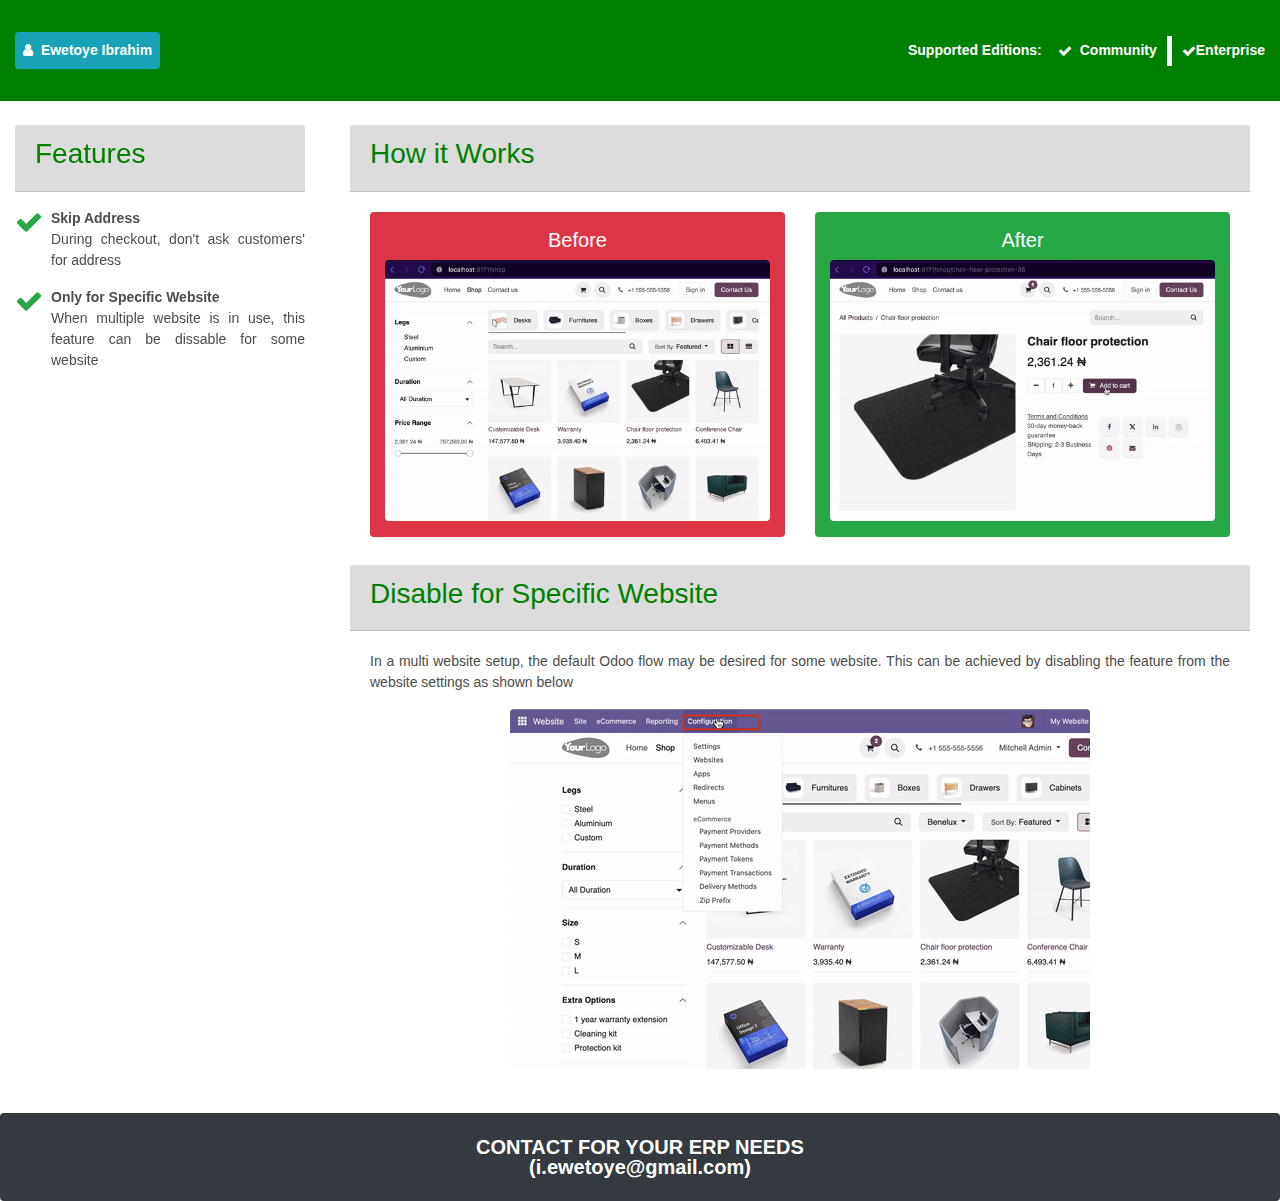
<file: website_skip_hide_addresses/static/description/index.html>
<!Doctype html>
<html lang="en">

    <head>
        <title>Website Skip Address</title>
        <meta charset="utf-8">
        <meta name="viewport" content="width=device-width, initial-scale=1,
            shrink-to-fit=no">
        <link rel="stylesheet"
            href="https://stackpath.bootstrapcdn.com/bootstrap/4.3.1/css/bootstrap.min.css"
            integrity="sha384-ggOyR0iXCbMQv3Xipma34MD+dH/1fQ784/j6cY/iJTQUOhcWr7x9JvoRxT2MZw1T"
            crossorigin="anonymous">
        <link rel="stylesheet"
            href="https://maxcdn.bootstrapcdn.com/font-awesome/4.7.0/css/font-awesome.min.css">
        <style>
        a {
            color: green;
        }

        a:hover {
            text-decoration: underline gainsboro;
        }
    </style>
    </head>

    <body>
        <div style="color: rgb(76, 76, 76); font-size:
            14px;">
            <div class="container-fluid"
                style="background-color: green;">
                <div class="row">
                    <div class="col-12 d-flex py-2 justify-content-between"
                        style="background-color: green;">
                        <div class="px-2 py-2 my-4 font-weight-bold
                            text-white bg-info
                            rounded">
                            <i class="fa fa-user mr-1" aria-hidden="true"></i>
                            Ewetoye Ibrahim
                        </div>
                        <div class="d-flex align-items-center py-2
                            font-weight-bolder text-white">
                            <div class="mx-2">
                                Supported Editions:
                            </div>
                            <i class="fa fa-check mx-2"></i>Community
                            <div style="border-left: 5px solid white;
                                height: 30px; margin: 10px;"></div>
                            <i class="fa fa-check"></i>Enterprise
                        </div>
                    </div>
                </div>
            </div>
            <!-- Main Area -->
            <div class="container-fluid mt-3" style="text-align: justify;">
                <div class="row">
                    <!-- Features-->
                    <div class="col-lg-3 mt-2">
                        <div class="sticky-top" role="navigation">
                            <div class="col-12 card-header" style="color:
                                green; background-color: gainsboro;">
                                <h3>Features</h3>
                            </div>
                            <div class="py-3">
                                <div class="d-flex">
                                    <i class="mr-2 fa fa-check fa-2x
                                        text-success" aria-hidden="true"></i>
                                    <p>
                                        <strong>Skip Address
                                        </strong><br />
                                        During checkout, don't ask customers'
                                        for address
                                    </p>
                                </div>
                                <div class="d-flex">
                                    <i class="mr-2 fa fa-check fa-2x
                                        text-success" aria-hidden="true"></i>
                                    <p>
                                        <strong>Only for Specific Website
                                        </strong><br />
                                        When multiple website is in use, this
                                        feature can be dissable for some website
                                    </p>
                                </div>
                            </div>
                        </div>
                    </div>
                    <!-- Content -->
                    <div class="col-lg-9">
                        <!-- About -->
                        <div class="col-12 mt-2">
                            <div class="card-header"
                                style="color: green;
                                background-color: gainsboro">
                                <h3
                                    id="About">How it Works</h3>
                            </div>
                            <div class="card-body">
                                <div class="row">
                                    <div class="col-lg-6">
                                        <div class="col-12 text-center
                                            bg-danger py-3 text-white rounded">
                                            <h5>Before</h5>
                                            <img src="before.gif"
                                                class="img-fluid
                                                rounded mx-auto
                                                d-block" alt="Before
                                                Installation"/>
                                        </div>
                                    </div>
                                    <div class="col-lg-6">
                                        <div class="col-12 text-center
                                            bg-success py-3 text-white rounded">
                                            <h5>After</h5>
                                            <img src="after.gif"
                                                class="img-fluid rounded mx-auto
                                                d-block" alt="After
                                                Installation"/>
                                        </div>
                                    </div>
                                </div>
                            </div>
                        </div>
                        <!-- Disable Feature For Website -->
                        <div class="col-12 mt-2">
                            <div class="card-header"
                                style="color: green;
                                background-color: gainsboro;">
                                <h3>Disable for Specific Website</h3>
                            </div>
                            <div class="card-body">
                                <p>
                                    In a multi website setup, the default Odoo
                                    flow may be desired for some website. This
                                    can be achieved by disabling the feature
                                    from the website settings as shown below
                                </p>
                                <img src="settings.gif"
                                    class="img-fluid rounded mx-auto d-block"
                                    alt="Settings"/>
                            </div>
                        </div>
                    </div>
                </div>
            </div>
            <div class="bg-dark col-12 mt-4 py-4
                text-white badge
                font-bolder" style="font-size:20px">
                CONTACT FOR YOUR ERP NEEDS <br>
                (i.ewetoye@gmail.com)
            </div>
        </div>
    </body>
</html>
</file>
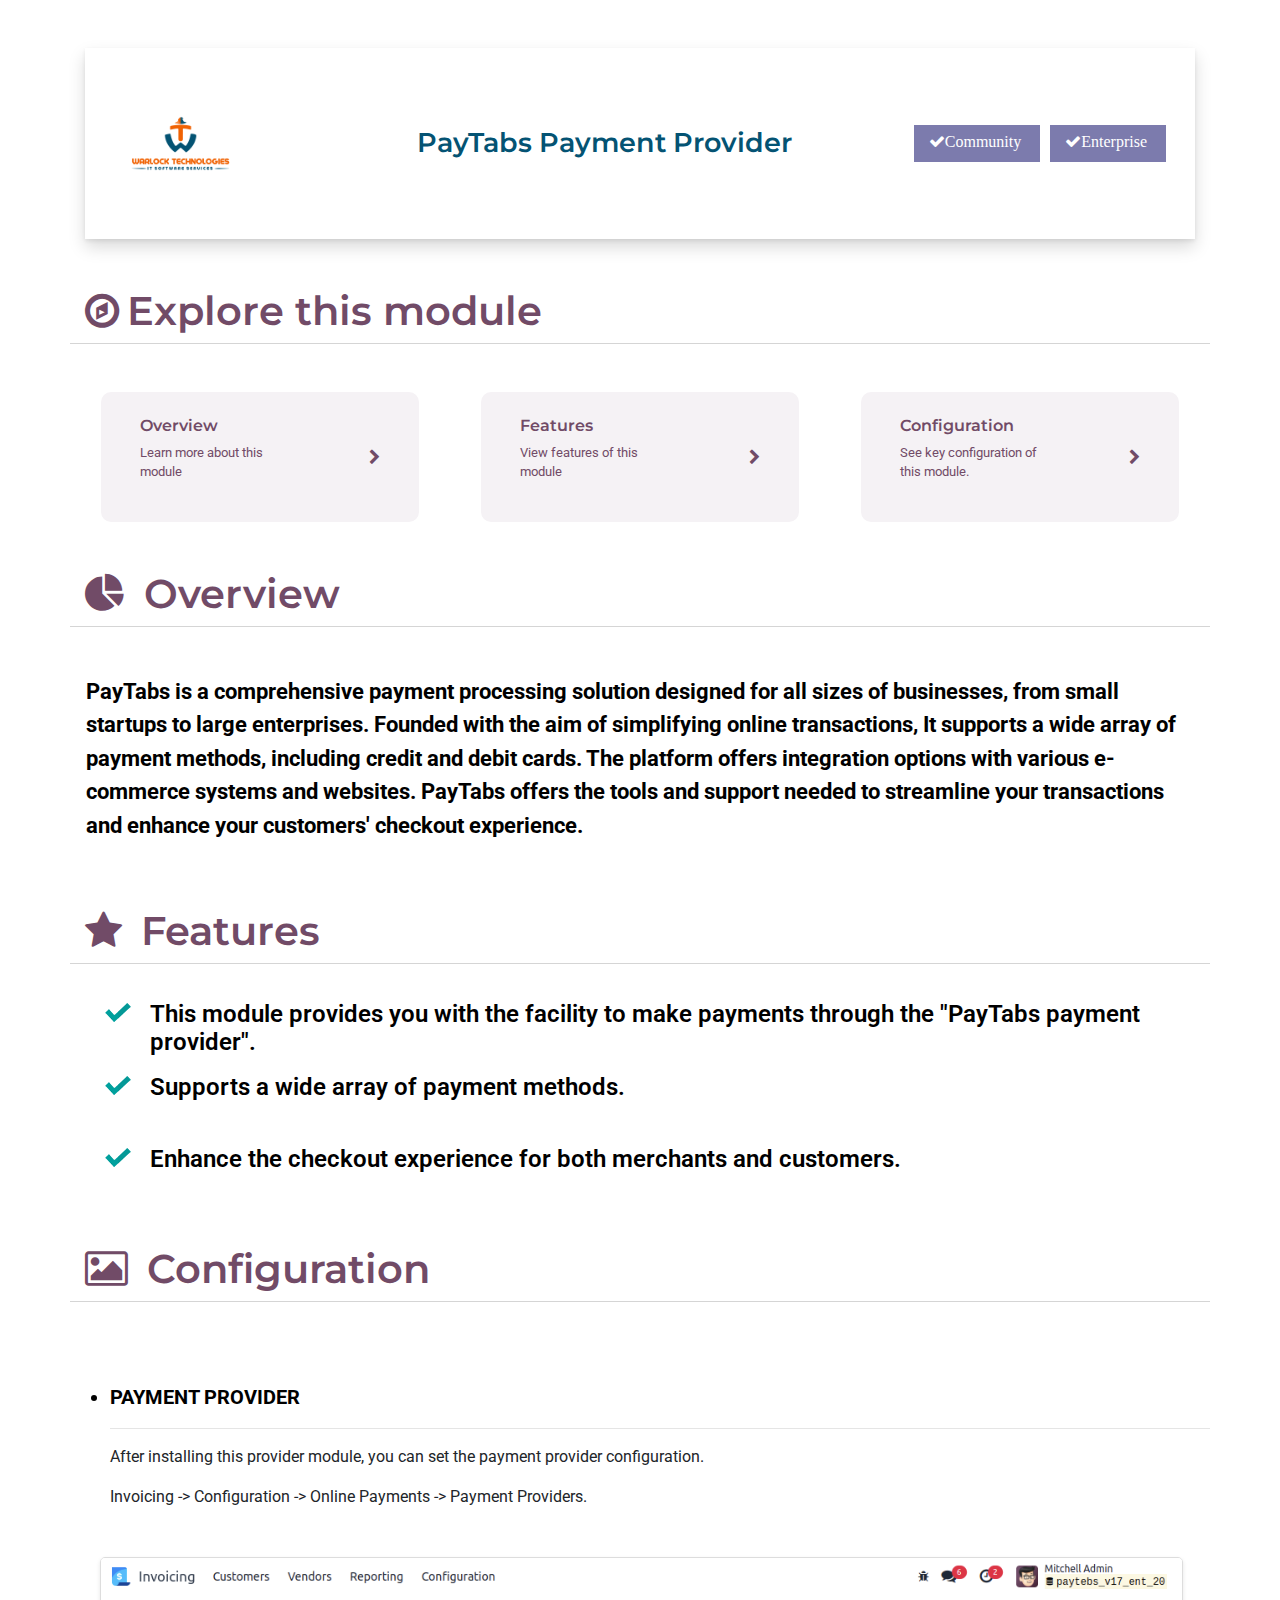
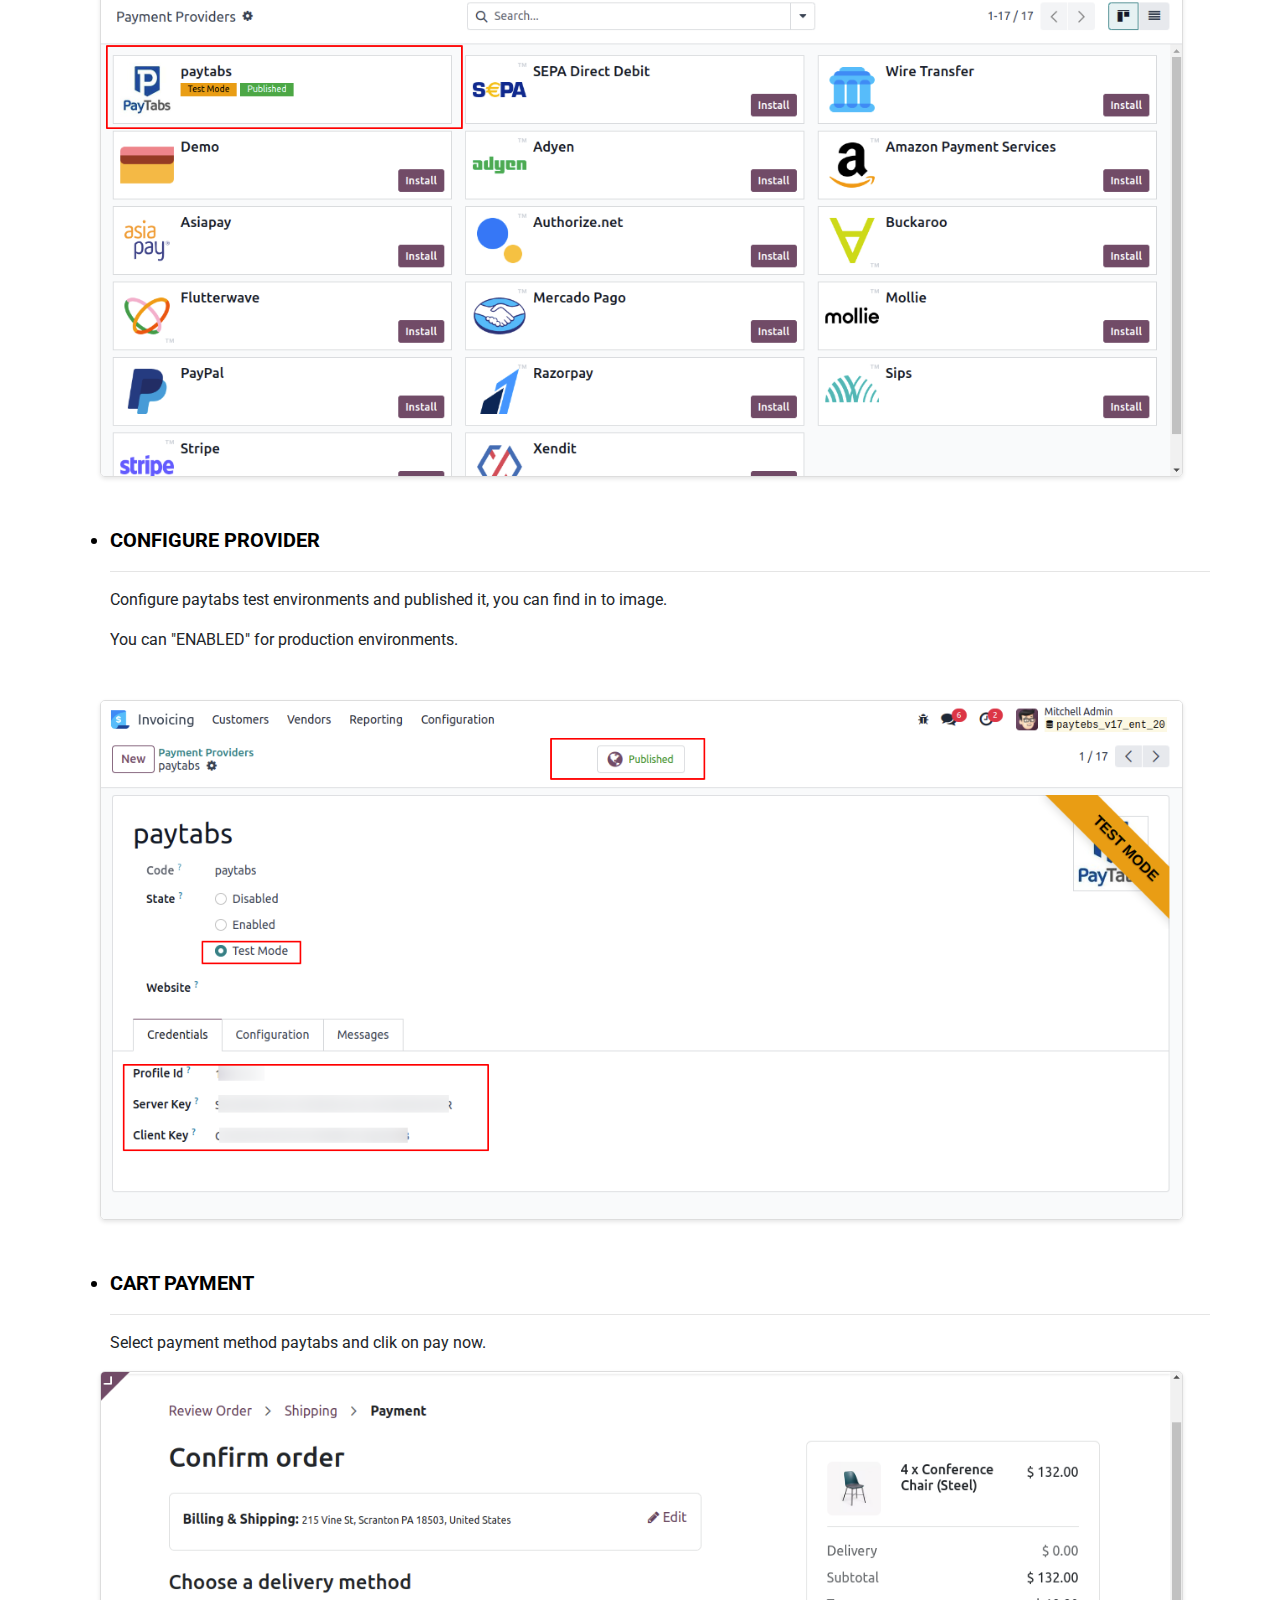
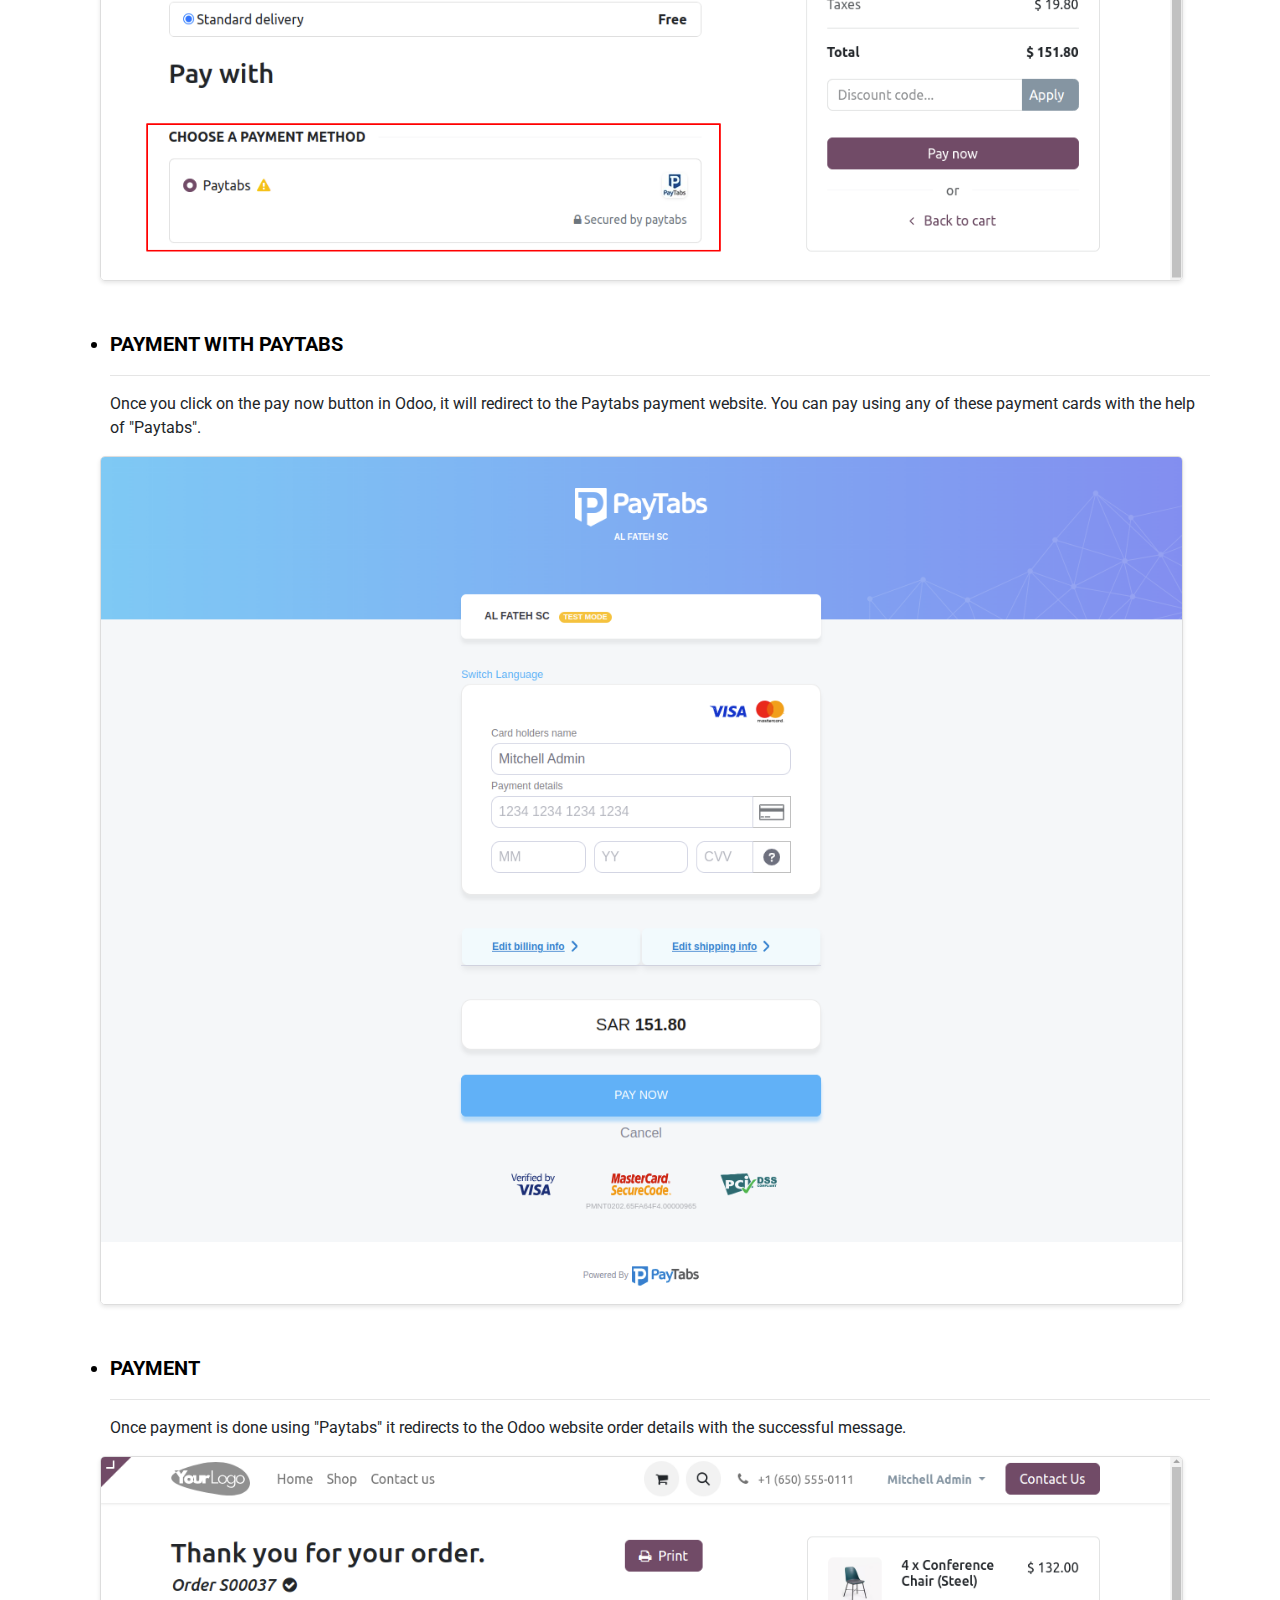
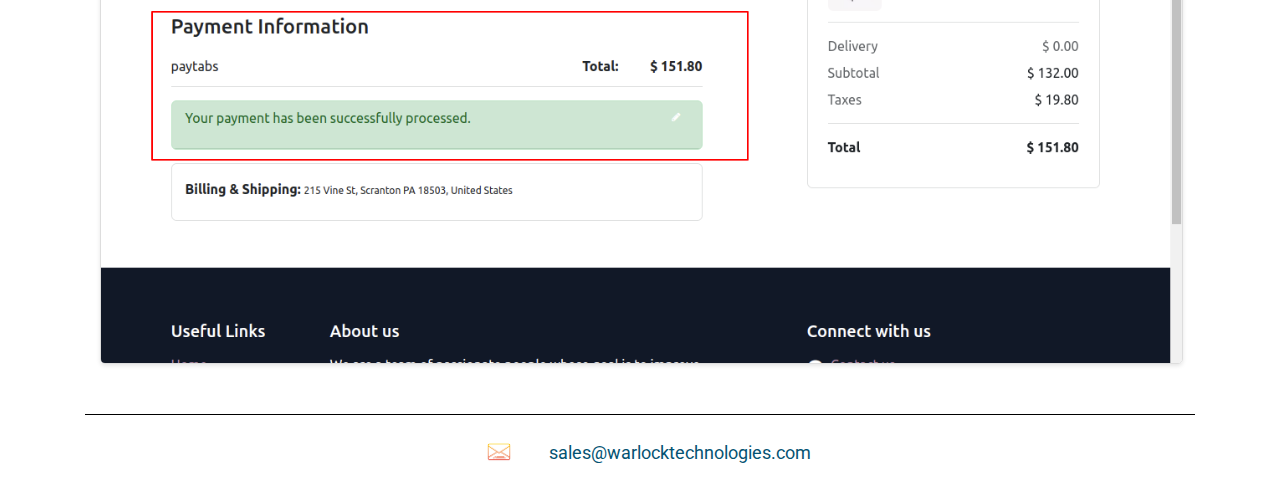
<file: wt_payment_paytabs/static/description/index.html>
<!DOCTYPE html>
<html>
<head>
    <meta charset="utf-8" />
    <meta http-equiv="X-UA-Compatible" content="IE=edge">
    <title>Odoo</title>
    <meta name="viewport" content="width=device-width, initial-scale=1">
    <link rel="stylesheet" href="https://stackpath.bootstrapcdn.com/bootstrap/4.3.1/css/bootstrap.min.css">
    <link href="https://fonts.googleapis.com/css?family=Montserrat" rel="stylesheet">
    <link href="https://stackpath.bootstrapcdn.com/font-awesome/4.7.0/css/font-awesome.min.css" rel="stylesheet" integrity="sha384-wvfXpqpZZVQGK6TAh5PVlGOfQNHSoD2xbE+QkPxCAFlNEevoEH3Sl0sibVcOQVnN" crossorigin="anonymous">
    <link href="https://fonts.googleapis.com/css?family=Roboto:400,500,700&display=swap" rel="stylesheet">
    <link href="https://apps.odoocdn.com/web/content/7297172-19e3d31/1/web.assets_frontend.css" rel="stylesheet">

    <style>
        /* Define alignment for images within oe_screenshot class */
        .oe_screenshot img {
            border: 1px solid #ddd;
            border-radius: 5px;
            box-shadow: 0 2px 4px rgba(0, 0, 0, 0.1);
            margin-left: 30px;
        }
    </style>
</head>

<body>
    <!-- Main container with relative positioning -->
    <div class="container position-relative">
        <!-- Header section -->
        <div class="position-relative my-5">
            <div class="row no-gutters shadow-sm">
                <!-- Header content -->
                <div class="col-md-12">
                    <div class="bg-white h-100 d-flex justify-content-between align-items-center shadow p-4">
                        <!-- Logo -->
                        <div class="text-center mr-lg-5 mb-3 mb-lg-0">
                            <a class="btn p-2" href="http://warlocktechnologies.com/" target="_blank">
                                <img src="icon.png" alt="warlock-logo" style="height: 125px">
                            </a>
                        </div>
                        
                        <!-- Title -->
                        <div class="text-center flex-grow-1">
                            <h4 style="font-family: 'Montserrat', sans-serif !important; font-weight: 600 !important; color: #045373 !important; font-size: 1.7rem !important; margin-bottom: 0;">
                                PayTabs Payment Provider
                            </h4>
                        </div>

                        <!-- Badges -->
                        <div class="d-flex align-items-center">
                            <div style="background-color: #7C7BAD !important; color: #fff !important; font-weight: 600 !important; padding: 5px 15px 8px !important; margin: 0 5px !important;">
                                <i class="fa fa-check mr-1">Community</i>
                            </div>
                            <div style="background-color: #7C7BAD !important; color: #fff !important; font-weight: 600 !important; padding: 5px 15px 8px !important; margin: 0 5px !important;">
                                <i class="fa fa-check mr-1">Enterprise</i>
                            </div>
                        </div>
                    </div>
                </div>
            </div>
        </div>

        <!-- Explore module section -->
        <div class="row">
            <!-- Overview -->
            <div class="col-md-12" style="border-bottom: 1px solid #d5d5d5 !important; margin-bottom: 2rem !important">
                <h2 style="font-family: 'Montserrat', sans-serif !important; font-weight: 600 !important; color: #714B67 !important; font-size: 2.5rem !important;">
                    <i class="fa fa-compass mr-2"></i>Explore this module
                </h2>
            </div>

            <!-- Overview -->
            <div class="col-md-4">
                <a href="#overview" style="text-decoration: none !important;">
                    <div class="row" style="background-color: #f5f2f5 !important; border-radius: 10px !important; margin: 1rem !important; padding: 1.5em !important; height: auto !important;">
                        <div class="col-8">
                            <h3 style="font-family: 'Montserrat', sans-serif !important; font-weight: 600 !important; color: #714B67 !important; font-size: 1.0rem !important;">
                                Overview
                            </h3>
                            <p style="font-family: 'Roboto', sans-serif !important; font-weight: 400 !important; color: #714B67 !important; font-size: 0.8rem !important;">
                                Learn more about this module
                            </p>
                        </div>
                        <div class="col-4 text-right d-flex justify-content-end align-items-center">
                            <i class="fa fa-chevron-right" style="color: #714B67 !important;"></i>
                        </div>
                    </div>
                </a>
            </div>

            <!-- Features -->
            <div class="col-md-4">
                <a href="#features" style="text-decoration: none !important;">
                    <div class="row" style="background-color: #f5f2f5 !important; border-radius: 10px !important; margin: 1rem !important; padding: 1.5em !important; height: auto !important;">
                        <div class="col-8">
                            <h3 style="font-family: 'Montserrat', sans-serif !important; font-weight: 600 !important; color: #714B67 !important; font-size: 1.0rem !important;">
                                Features
                            </h3>
                            <p style="font-family: 'Roboto', sans-serif !important; font-weight: 400 !important; color: #714B67 !important; font-size: 0.8rem !important;">
                                View features of this module
                            </p>
                        </div>
                        <div class="col-4 text-right d-flex justify-content-end align-items-center">
                            <i class="fa fa-chevron-right" style="color: #714B67 !important;"></i>
                        </div>
                    </div>
                </a>
            </div>

            <!-- Configuration -->
            <div class="col-md-4">
                <a href="#configuration" style="text-decoration: none !important;">
                    <div class="row" style="background-color: #f5f2f5 !important; border-radius: 10px !important; margin: 1rem !important; padding: 1.5em !important; height: auto !important;">
                        <div class="col-8">
                            <h3 style="font-family: 'Montserrat', sans-serif !important; font-weight: 600 !important; color: #714B67 !important; font-size: 1.0rem !important;">
                                Configuration
                            </h3>
                            <p style="font-family: 'Roboto', sans-serif !important; font-weight: 400 !important; color: #714B67 !important; font-size: 0.8rem !important;">
                                See key configuration of this module.
                            </p>
                        </div>
                        <div class="col-4 text-right d-flex justify-content-end align-items-center">
                            <i class="fa fa-chevron-right" style="color: #714B67 !important;"></i>
                        </div>
                    </div>
                </a>
            </div>
        </div>

        <!-- Overview Section -->
        <div class="row" id="overview">
            <!-- Overview Heading -->
            <div class="col-md-12" style="border-bottom: 1px solid #d5d5d5 !important; margin: 2rem 0 !important">
                <h2 style="font-family: 'Montserrat', sans-serif !important; font-weight: 600 !important; color: #714B67 !important; font-size: 2.5rem !important;justify-content: center !important;">
                    <i class="fa fa-pie-chart mr-2"></i> Overview
                </h2>
            </div>
            <!-- Overview Content -->
            <div class="col-md-12 pl-3 py-3 d-flex">
                <div>
                    <p style="font-family: 'Roboto', sans-serif !important; font-weight: 400 !important; color: #000000 !important; font-size: 1.4rem !important;"><b>
                        PayTabs is a comprehensive payment processing solution designed for all sizes of businesses, from small startups to large enterprises. Founded with the aim of simplifying online transactions, It supports a wide array of payment methods, including credit and debit cards. The platform offers integration options with various e-commerce systems and websites. PayTabs offers the tools and support needed to streamline your transactions and enhance your customers' checkout experience.</b></p>
                </div>
            </div>
        </div>

        <!-- Features Section -->
        <div class="row" id="features">
            <!-- Features Heading -->
            <div class="col-md-12" style="border-bottom: 1px solid #d5d5d5 !important; margin: 2rem 0 !important">
                <h2 style="font-family: 'Montserrat', sans-serif !important; font-weight: 600 !important; color: #714B67 !important; font-size: 2.5rem !important;">
                    <i class="fa fa-star mr-2"></i> Features
                </h2>
            </div>

            <!-- Features Content -->
            <div class="col-md-12 pl-3 py-1 d-flex">
                <div>
                    <img src="check.png">
                </div>
                <div>
                    <h4 style="font-family: 'Roboto', sans-serif !important; font-weight: 600 !important; color: #000000 !important; font-size: 1.5rem !important;">
                        This module provides you with the facility to make payments through the "PayTabs payment provider".
                    </h4>
                </div>
            </div>
             <div class="col-md-12 pl-3 py-1 d-flex">
                <div>
                    <img src="check.png">
                </div>
                <div>
                    <h4 style="font-family: 'Roboto', sans-serif !important; font-weight: 600 !important; color: #000000 !important; font-size: 1.5rem !important;">
                       Supports a wide array of payment methods.
                    </h4>
                </div>
            </div>
            <div class="col-md-12 pl-3 py-1 d-flex">
                <div>
                    <img src="check.png">
                </div>
                <div>
                    <h4 style="font-family: 'Roboto', sans-serif !important; font-weight: 600 !important; color: #000000 !important; font-size: 1.5rem !important;">
                        Enhance the checkout experience for both merchants and customers.</h4>
                </div>
            </div>
        </div>

        <!-- Configuration Section -->
        <div class="row" id="configuration">
            <!-- Configuration Heading -->
            <div class="col-md-12" style="border-bottom: 1px solid #d5d5d5 !important; margin: 2rem 0 !important">
                <h2 style="font-family: 'Montserrat', sans-serif !important; font-weight: 600 !important; color: #714B67 !important; font-size: 2.5rem !important;">
                    <i class="fa fa-image mr-2"></i> Configuration
                </h2>
            </div>

            <!-- Configuration Content -->
            <div class="oe_row oe_spaced">
                <!-- Add configuration steps here -->
                <ul>
                    <li class="mt-5" style="color:#000000;font-weight:bold; font-size:20px;">PAYMENT PROVIDER</li><hr/>
                    <p>After installing this provider module, you can set the payment provider configuration.</p>
                    <P>Invoicing -> Configuration -> Online Payments -> Payment Providers.</P>   
                </ul>
                <div class="oe_screenshot mt-5">
                    <img style="width: 95%; height: 60%;" src="1_.png">
                </div>
                <ul>
                    <li class="mt-5" style="color:#000000;font-weight:bold; font-size:20px;">CONFIGURE PROVIDER</li><hr/>
                     <p>Configure paytabs test environments and published it, you can find in to image.</p>
                     <p>You can "ENABLED" for production environments.</p>
                </ul>
                <div class="oe_screenshot mt-5">
                    <img style="width: 95%; height: 60%;" src="2_.png">
                </div>
            
                <div class="oe_screenshot mt-5">
                    <ul>
                    <li class="mt-5" style="color:#000000;font-weight:bold; font-size:20px;">CART PAYMENT</li><hr/>
                     <p>Select payment method paytabs and clik on pay now.</p>
                </ul>
                    <img style="width: 95%; height: 60%;" src="3_.png">
                </div>
        
                <div class="oe_screenshot mt-5">
                            <ul>
                    <li class="mt-5" style="color:#000000;font-weight:bold; font-size:20px;">PAYMENT WITH PAYTABS</li><hr/>
                    <p>Once you click on the pay now button in Odoo, it will redirect to the Paytabs payment website. You can pay using any of these payment cards with the help of "Paytabs".</p>
                </ul>
                    <img style="width: 95%; height: 60%;" src="4_.png">
                </div>
                <div class="oe_screenshot mt-5">
                <ul>
                    <li class="mt-5" style="color:#000000;font-weight:bold; font-size:20px;">PAYMENT</li><hr/>
                    <p>Once payment is done using "Paytabs" it redirects to the Odoo website order details with the successful message.</p>
                </ul>
                    <img style="width: 95%; height: 60%;" src="5_.png">
                </div>
            </div>
        </div>

        <!-- Contact Section -->
        <div class="container-fluid">
            <div class="row h-100">
                <div class="col-12 h-100 d-flex align-items-center justify-content-center" style="border-top: 1px solid black;margin-top:50px;">
                    <div class="d-flex align-items-center "></div>
                    <div class="mb-sm-0 mb-3 d-flex align-items-center">
                        <img src="letter.png" style="width: 60px;height: 60px;margin-right: 20px" />
                        <span class="text-center my-4" style="font-size: 18px; color: #045373;">sales@warlocktechnologies.com</span>
                    </div>
                    <div class="d-flex align-items-center"></div>
                </div>
            </div>
        </div>
    </div>
</body>
</html>
</file>
